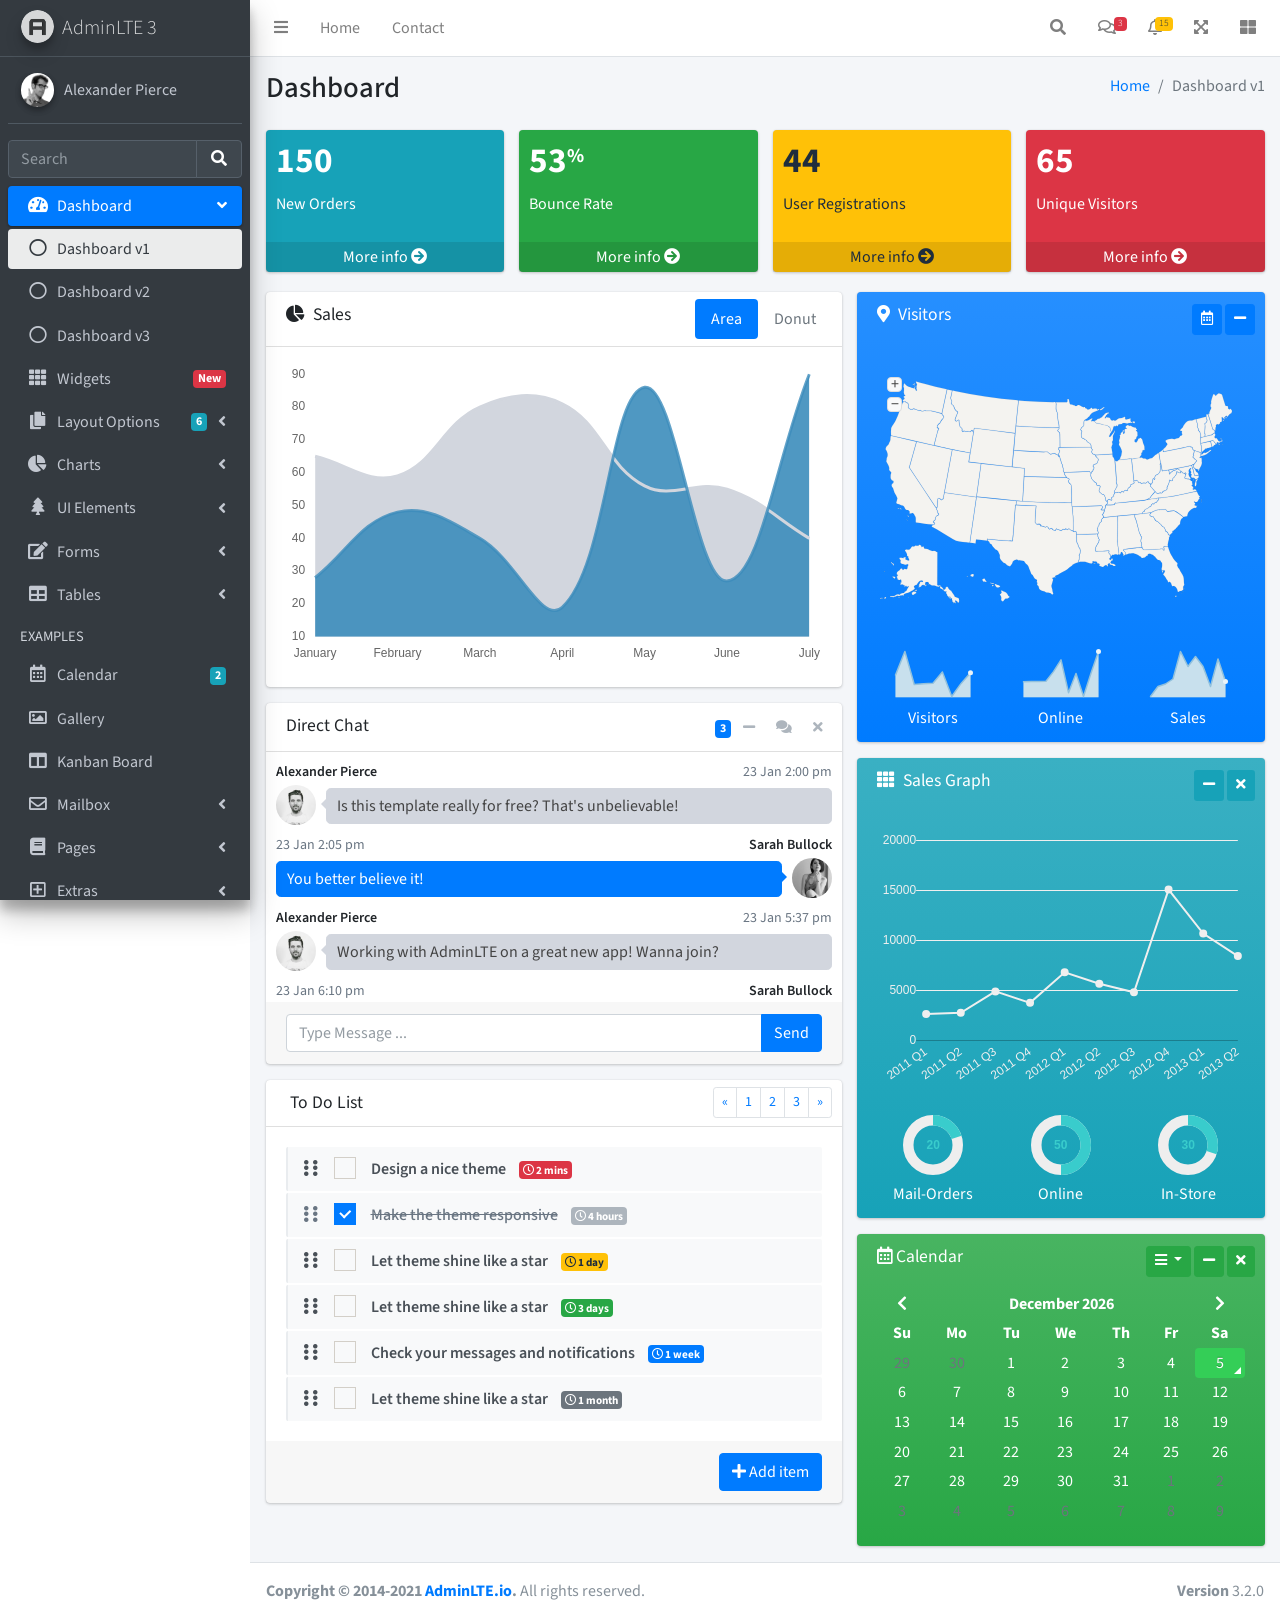
<file: public/admin/index.html>
<!DOCTYPE html>
<html lang="en">
<head>
  <meta charset="utf-8">
  <meta name="viewport" content="width=device-width, initial-scale=1">
  <title>AdminLTE 3 | Dashboard</title>

  <!-- Google Font: Source Sans Pro -->
  <link rel="stylesheet" href="https://fonts.googleapis.com/css?family=Source+Sans+Pro:300,400,400i,700&display=fallback">
  <!-- Font Awesome -->
  <link rel="stylesheet" href="plugins/fontawesome-free/css/all.min.css">
  <!-- Ionicons -->
  <link rel="stylesheet" href="https://code.ionicframework.com/ionicons/2.0.1/css/ionicons.min.css">
  <!-- Tempusdominus Bootstrap 4 -->
  <link rel="stylesheet" href="plugins/tempusdominus-bootstrap-4/css/tempusdominus-bootstrap-4.min.css">
  <!-- iCheck -->
  <link rel="stylesheet" href="plugins/icheck-bootstrap/icheck-bootstrap.min.css">
  <!-- JQVMap -->
  <link rel="stylesheet" href="plugins/jqvmap/jqvmap.min.css">
  <!-- Theme style -->
  <link rel="stylesheet" href="dist/css/adminlte.min.css">
  <!-- overlayScrollbars -->
  <link rel="stylesheet" href="plugins/overlayScrollbars/css/OverlayScrollbars.min.css">
  <!-- Daterange picker -->
  <link rel="stylesheet" href="plugins/daterangepicker/daterangepicker.css">
  <!-- summernote -->
  <link rel="stylesheet" href="plugins/summernote/summernote-bs4.min.css">
</head>
<body class="hold-transition sidebar-mini layout-fixed">
<div class="wrapper">

  <!-- Preloader -->
  <div class="preloader flex-column justify-content-center align-items-center">
    <img class="animation__shake" src="dist/img/AdminLTELogo.png" alt="AdminLTELogo" height="60" width="60">
  </div>

  <!-- Navbar -->
  <nav class="main-header navbar navbar-expand navbar-white navbar-light">
    <!-- Left navbar links -->
    <ul class="navbar-nav">
      <li class="nav-item">
        <a class="nav-link" data-widget="pushmenu" href="#" role="button"><i class="fas fa-bars"></i></a>
      </li>
      <li class="nav-item d-none d-sm-inline-block">
        <a href="index3.html" class="nav-link">Home</a>
      </li>
      <li class="nav-item d-none d-sm-inline-block">
        <a href="#" class="nav-link">Contact</a>
      </li>
    </ul>

    <!-- Right navbar links -->
    <ul class="navbar-nav ml-auto">
      <!-- Navbar Search -->
      <li class="nav-item">
        <a class="nav-link" data-widget="navbar-search" href="#" role="button">
          <i class="fas fa-search"></i>
        </a>
        <div class="navbar-search-block">
          <form class="form-inline">
            <div class="input-group input-group-sm">
              <input class="form-control form-control-navbar" type="search" placeholder="Search" aria-label="Search">
              <div class="input-group-append">
                <button class="btn btn-navbar" type="submit">
                  <i class="fas fa-search"></i>
                </button>
                <button class="btn btn-navbar" type="button" data-widget="navbar-search">
                  <i class="fas fa-times"></i>
                </button>
              </div>
            </div>
          </form>
        </div>
      </li>

      <!-- Messages Dropdown Menu -->
      <li class="nav-item dropdown">
        <a class="nav-link" data-toggle="dropdown" href="#">
          <i class="far fa-comments"></i>
          <span class="badge badge-danger navbar-badge">3</span>
        </a>
        <div class="dropdown-menu dropdown-menu-lg dropdown-menu-right">
          <a href="#" class="dropdown-item">
            <!-- Message Start -->
            <div class="media">
              <img src="dist/img/user1-128x128.jpg" alt="User Avatar" class="img-size-50 mr-3 img-circle">
              <div class="media-body">
                <h3 class="dropdown-item-title">
                  Brad Diesel
                  <span class="float-right text-sm text-danger"><i class="fas fa-star"></i></span>
                </h3>
                <p class="text-sm">Call me whenever you can...</p>
                <p class="text-sm text-muted"><i class="far fa-clock mr-1"></i> 4 Hours Ago</p>
              </div>
            </div>
            <!-- Message End -->
          </a>
          <div class="dropdown-divider"></div>
          <a href="#" class="dropdown-item">
            <!-- Message Start -->
            <div class="media">
              <img src="dist/img/user8-128x128.jpg" alt="User Avatar" class="img-size-50 img-circle mr-3">
              <div class="media-body">
                <h3 class="dropdown-item-title">
                  John Pierce
                  <span class="float-right text-sm text-muted"><i class="fas fa-star"></i></span>
                </h3>
                <p class="text-sm">I got your message bro</p>
                <p class="text-sm text-muted"><i class="far fa-clock mr-1"></i> 4 Hours Ago</p>
              </div>
            </div>
            <!-- Message End -->
          </a>
          <div class="dropdown-divider"></div>
          <a href="#" class="dropdown-item">
            <!-- Message Start -->
            <div class="media">
              <img src="dist/img/user3-128x128.jpg" alt="User Avatar" class="img-size-50 img-circle mr-3">
              <div class="media-body">
                <h3 class="dropdown-item-title">
                  Nora Silvester
                  <span class="float-right text-sm text-warning"><i class="fas fa-star"></i></span>
                </h3>
                <p class="text-sm">The subject goes here</p>
                <p class="text-sm text-muted"><i class="far fa-clock mr-1"></i> 4 Hours Ago</p>
              </div>
            </div>
            <!-- Message End -->
          </a>
          <div class="dropdown-divider"></div>
          <a href="#" class="dropdown-item dropdown-footer">See All Messages</a>
        </div>
      </li>
      <!-- Notifications Dropdown Menu -->
      <li class="nav-item dropdown">
        <a class="nav-link" data-toggle="dropdown" href="#">
          <i class="far fa-bell"></i>
          <span class="badge badge-warning navbar-badge">15</span>
        </a>
        <div class="dropdown-menu dropdown-menu-lg dropdown-menu-right">
          <span class="dropdown-item dropdown-header">15 Notifications</span>
          <div class="dropdown-divider"></div>
          <a href="#" class="dropdown-item">
            <i class="fas fa-envelope mr-2"></i> 4 new messages
            <span class="float-right text-muted text-sm">3 mins</span>
          </a>
          <div class="dropdown-divider"></div>
          <a href="#" class="dropdown-item">
            <i class="fas fa-users mr-2"></i> 8 friend requests
            <span class="float-right text-muted text-sm">12 hours</span>
          </a>
          <div class="dropdown-divider"></div>
          <a href="#" class="dropdown-item">
            <i class="fas fa-file mr-2"></i> 3 new reports
            <span class="float-right text-muted text-sm">2 days</span>
          </a>
          <div class="dropdown-divider"></div>
          <a href="#" class="dropdown-item dropdown-footer">See All Notifications</a>
        </div>
      </li>
      <li class="nav-item">
        <a class="nav-link" data-widget="fullscreen" href="#" role="button">
          <i class="fas fa-expand-arrows-alt"></i>
        </a>
      </li>
      <li class="nav-item">
        <a class="nav-link" data-widget="control-sidebar" data-controlsidebar-slide="true" href="#" role="button">
          <i class="fas fa-th-large"></i>
        </a>
      </li>
    </ul>
  </nav>
  <!-- /.navbar -->

  <!-- Main Sidebar Container -->
  <aside class="main-sidebar sidebar-dark-primary elevation-4">
    <!-- Brand Logo -->
    <a href="index3.html" class="brand-link">
      <img src="dist/img/AdminLTELogo.png" alt="AdminLTE Logo" class="brand-image img-circle elevation-3" style="opacity: .8">
      <span class="brand-text font-weight-light">AdminLTE 3</span>
    </a>

    <!-- Sidebar -->
    <div class="sidebar">
      <!-- Sidebar user panel (optional) -->
      <div class="user-panel mt-3 pb-3 mb-3 d-flex">
        <div class="image">
          <img src="dist/img/user2-160x160.jpg" class="img-circle elevation-2" alt="User Image">
        </div>
        <div class="info">
          <a href="#" class="d-block">Alexander Pierce</a>
        </div>
      </div>

      <!-- SidebarSearch Form -->
      <div class="form-inline">
        <div class="input-group" data-widget="sidebar-search">
          <input class="form-control form-control-sidebar" type="search" placeholder="Search" aria-label="Search">
          <div class="input-group-append">
            <button class="btn btn-sidebar">
              <i class="fas fa-search fa-fw"></i>
            </button>
          </div>
        </div>
      </div>

      <!-- Sidebar Menu -->
      <nav class="mt-2">
        <ul class="nav nav-pills nav-sidebar flex-column" data-widget="treeview" role="menu" data-accordion="false">
          <!-- Add icons to the links using the .nav-icon class
               with font-awesome or any other icon font library -->
          <li class="nav-item menu-open">
            <a href="#" class="nav-link active">
              <i class="nav-icon fas fa-tachometer-alt"></i>
              <p>
                Dashboard
                <i class="right fas fa-angle-left"></i>
              </p>
            </a>
            <ul class="nav nav-treeview">
              <li class="nav-item">
                <a href="./index.html" class="nav-link active">
                  <i class="far fa-circle nav-icon"></i>
                  <p>Dashboard v1</p>
                </a>
              </li>
              <li class="nav-item">
                <a href="./index2.html" class="nav-link">
                  <i class="far fa-circle nav-icon"></i>
                  <p>Dashboard v2</p>
                </a>
              </li>
              <li class="nav-item">
                <a href="./index3.html" class="nav-link">
                  <i class="far fa-circle nav-icon"></i>
                  <p>Dashboard v3</p>
                </a>
              </li>
            </ul>
          </li>
          <li class="nav-item">
            <a href="pages/widgets.html" class="nav-link">
              <i class="nav-icon fas fa-th"></i>
              <p>
                Widgets
                <span class="right badge badge-danger">New</span>
              </p>
            </a>
          </li>
          <li class="nav-item">
            <a href="#" class="nav-link">
              <i class="nav-icon fas fa-copy"></i>
              <p>
                Layout Options
                <i class="fas fa-angle-left right"></i>
                <span class="badge badge-info right">6</span>
              </p>
            </a>
            <ul class="nav nav-treeview">
              <li class="nav-item">
                <a href="pages/layout/top-nav.html" class="nav-link">
                  <i class="far fa-circle nav-icon"></i>
                  <p>Top Navigation</p>
                </a>
              </li>
              <li class="nav-item">
                <a href="pages/layout/top-nav-sidebar.html" class="nav-link">
                  <i class="far fa-circle nav-icon"></i>
                  <p>Top Navigation + Sidebar</p>
                </a>
              </li>
              <li class="nav-item">
                <a href="pages/layout/boxed.html" class="nav-link">
                  <i class="far fa-circle nav-icon"></i>
                  <p>Boxed</p>
                </a>
              </li>
              <li class="nav-item">
                <a href="pages/layout/fixed-sidebar.html" class="nav-link">
                  <i class="far fa-circle nav-icon"></i>
                  <p>Fixed Sidebar</p>
                </a>
              </li>
              <li class="nav-item">
                <a href="pages/layout/fixed-sidebar-custom.html" class="nav-link">
                  <i class="far fa-circle nav-icon"></i>
                  <p>Fixed Sidebar <small>+ Custom Area</small></p>
                </a>
              </li>
              <li class="nav-item">
                <a href="pages/layout/fixed-topnav.html" class="nav-link">
                  <i class="far fa-circle nav-icon"></i>
                  <p>Fixed Navbar</p>
                </a>
              </li>
              <li class="nav-item">
                <a href="pages/layout/fixed-footer.html" class="nav-link">
                  <i class="far fa-circle nav-icon"></i>
                  <p>Fixed Footer</p>
                </a>
              </li>
              <li class="nav-item">
                <a href="pages/layout/collapsed-sidebar.html" class="nav-link">
                  <i class="far fa-circle nav-icon"></i>
                  <p>Collapsed Sidebar</p>
                </a>
              </li>
            </ul>
          </li>
          <li class="nav-item">
            <a href="#" class="nav-link">
              <i class="nav-icon fas fa-chart-pie"></i>
              <p>
                Charts
                <i class="right fas fa-angle-left"></i>
              </p>
            </a>
            <ul class="nav nav-treeview">
              <li class="nav-item">
                <a href="pages/charts/chartjs.html" class="nav-link">
                  <i class="far fa-circle nav-icon"></i>
                  <p>ChartJS</p>
                </a>
              </li>
              <li class="nav-item">
                <a href="pages/charts/flot.html" class="nav-link">
                  <i class="far fa-circle nav-icon"></i>
                  <p>Flot</p>
                </a>
              </li>
              <li class="nav-item">
                <a href="pages/charts/inline.html" class="nav-link">
                  <i class="far fa-circle nav-icon"></i>
                  <p>Inline</p>
                </a>
              </li>
              <li class="nav-item">
                <a href="pages/charts/uplot.html" class="nav-link">
                  <i class="far fa-circle nav-icon"></i>
                  <p>uPlot</p>
                </a>
              </li>
            </ul>
          </li>
          <li class="nav-item">
            <a href="#" class="nav-link">
              <i class="nav-icon fas fa-tree"></i>
              <p>
                UI Elements
                <i class="fas fa-angle-left right"></i>
              </p>
            </a>
            <ul class="nav nav-treeview">
              <li class="nav-item">
                <a href="pages/UI/general.html" class="nav-link">
                  <i class="far fa-circle nav-icon"></i>
                  <p>General</p>
                </a>
              </li>
              <li class="nav-item">
                <a href="pages/UI/icons.html" class="nav-link">
                  <i class="far fa-circle nav-icon"></i>
                  <p>Icons</p>
                </a>
              </li>
              <li class="nav-item">
                <a href="pages/UI/buttons.html" class="nav-link">
                  <i class="far fa-circle nav-icon"></i>
                  <p>Buttons</p>
                </a>
              </li>
              <li class="nav-item">
                <a href="pages/UI/sliders.html" class="nav-link">
                  <i class="far fa-circle nav-icon"></i>
                  <p>Sliders</p>
                </a>
              </li>
              <li class="nav-item">
                <a href="pages/UI/modals.html" class="nav-link">
                  <i class="far fa-circle nav-icon"></i>
                  <p>Modals & Alerts</p>
                </a>
              </li>
              <li class="nav-item">
                <a href="pages/UI/navbar.html" class="nav-link">
                  <i class="far fa-circle nav-icon"></i>
                  <p>Navbar & Tabs</p>
                </a>
              </li>
              <li class="nav-item">
                <a href="pages/UI/timeline.html" class="nav-link">
                  <i class="far fa-circle nav-icon"></i>
                  <p>Timeline</p>
                </a>
              </li>
              <li class="nav-item">
                <a href="pages/UI/ribbons.html" class="nav-link">
                  <i class="far fa-circle nav-icon"></i>
                  <p>Ribbons</p>
                </a>
              </li>
            </ul>
          </li>
          <li class="nav-item">
            <a href="#" class="nav-link">
              <i class="nav-icon fas fa-edit"></i>
              <p>
                Forms
                <i class="fas fa-angle-left right"></i>
              </p>
            </a>
            <ul class="nav nav-treeview">
              <li class="nav-item">
                <a href="pages/forms/general.html" class="nav-link">
                  <i class="far fa-circle nav-icon"></i>
                  <p>General Elements</p>
                </a>
              </li>
              <li class="nav-item">
                <a href="pages/forms/advanced.html" class="nav-link">
                  <i class="far fa-circle nav-icon"></i>
                  <p>Advanced Elements</p>
                </a>
              </li>
              <li class="nav-item">
                <a href="pages/forms/editors.html" class="nav-link">
                  <i class="far fa-circle nav-icon"></i>
                  <p>Editors</p>
                </a>
              </li>
              <li class="nav-item">
                <a href="pages/forms/validation.html" class="nav-link">
                  <i class="far fa-circle nav-icon"></i>
                  <p>Validation</p>
                </a>
              </li>
            </ul>
          </li>
          <li class="nav-item">
            <a href="#" class="nav-link">
              <i class="nav-icon fas fa-table"></i>
              <p>
                Tables
                <i class="fas fa-angle-left right"></i>
              </p>
            </a>
            <ul class="nav nav-treeview">
              <li class="nav-item">
                <a href="pages/tables/simple.html" class="nav-link">
                  <i class="far fa-circle nav-icon"></i>
                  <p>Simple Tables</p>
                </a>
              </li>
              <li class="nav-item">
                <a href="pages/tables/data.html" class="nav-link">
                  <i class="far fa-circle nav-icon"></i>
                  <p>DataTables</p>
                </a>
              </li>
              <li class="nav-item">
                <a href="pages/tables/jsgrid.html" class="nav-link">
                  <i class="far fa-circle nav-icon"></i>
                  <p>jsGrid</p>
                </a>
              </li>
            </ul>
          </li>
          <li class="nav-header">EXAMPLES</li>
          <li class="nav-item">
            <a href="pages/calendar.html" class="nav-link">
              <i class="nav-icon far fa-calendar-alt"></i>
              <p>
                Calendar
                <span class="badge badge-info right">2</span>
              </p>
            </a>
          </li>
          <li class="nav-item">
            <a href="pages/gallery.html" class="nav-link">
              <i class="nav-icon far fa-image"></i>
              <p>
                Gallery
              </p>
            </a>
          </li>
          <li class="nav-item">
            <a href="pages/kanban.html" class="nav-link">
              <i class="nav-icon fas fa-columns"></i>
              <p>
                Kanban Board
              </p>
            </a>
          </li>
          <li class="nav-item">
            <a href="#" class="nav-link">
              <i class="nav-icon far fa-envelope"></i>
              <p>
                Mailbox
                <i class="fas fa-angle-left right"></i>
              </p>
            </a>
            <ul class="nav nav-treeview">
              <li class="nav-item">
                <a href="pages/mailbox/mailbox.html" class="nav-link">
                  <i class="far fa-circle nav-icon"></i>
                  <p>Inbox</p>
                </a>
              </li>
              <li class="nav-item">
                <a href="pages/mailbox/compose.html" class="nav-link">
                  <i class="far fa-circle nav-icon"></i>
                  <p>Compose</p>
                </a>
              </li>
              <li class="nav-item">
                <a href="pages/mailbox/read-mail.html" class="nav-link">
                  <i class="far fa-circle nav-icon"></i>
                  <p>Read</p>
                </a>
              </li>
            </ul>
          </li>
          <li class="nav-item">
            <a href="#" class="nav-link">
              <i class="nav-icon fas fa-book"></i>
              <p>
                Pages
                <i class="fas fa-angle-left right"></i>
              </p>
            </a>
            <ul class="nav nav-treeview">
              <li class="nav-item">
                <a href="pages/examples/invoice.html" class="nav-link">
                  <i class="far fa-circle nav-icon"></i>
                  <p>Invoice</p>
                </a>
              </li>
              <li class="nav-item">
                <a href="pages/examples/profile.html" class="nav-link">
                  <i class="far fa-circle nav-icon"></i>
                  <p>Profile</p>
                </a>
              </li>
              <li class="nav-item">
                <a href="pages/examples/e-commerce.html" class="nav-link">
                  <i class="far fa-circle nav-icon"></i>
                  <p>E-commerce</p>
                </a>
              </li>
              <li class="nav-item">
                <a href="pages/examples/projects.html" class="nav-link">
                  <i class="far fa-circle nav-icon"></i>
                  <p>Projects</p>
                </a>
              </li>
              <li class="nav-item">
                <a href="pages/examples/project-add.html" class="nav-link">
                  <i class="far fa-circle nav-icon"></i>
                  <p>Project Add</p>
                </a>
              </li>
              <li class="nav-item">
                <a href="pages/examples/project-edit.html" class="nav-link">
                  <i class="far fa-circle nav-icon"></i>
                  <p>Project Edit</p>
                </a>
              </li>
              <li class="nav-item">
                <a href="pages/examples/project-detail.html" class="nav-link">
                  <i class="far fa-circle nav-icon"></i>
                  <p>Project Detail</p>
                </a>
              </li>
              <li class="nav-item">
                <a href="pages/examples/contacts.html" class="nav-link">
                  <i class="far fa-circle nav-icon"></i>
                  <p>Contacts</p>
                </a>
              </li>
              <li class="nav-item">
                <a href="pages/examples/faq.html" class="nav-link">
                  <i class="far fa-circle nav-icon"></i>
                  <p>FAQ</p>
                </a>
              </li>
              <li class="nav-item">
                <a href="pages/examples/contact-us.html" class="nav-link">
                  <i class="far fa-circle nav-icon"></i>
                  <p>Contact us</p>
                </a>
              </li>
            </ul>
          </li>
          <li class="nav-item">
            <a href="#" class="nav-link">
              <i class="nav-icon far fa-plus-square"></i>
              <p>
                Extras
                <i class="fas fa-angle-left right"></i>
              </p>
            </a>
            <ul class="nav nav-treeview">
              <li class="nav-item">
                <a href="#" class="nav-link">
                  <i class="far fa-circle nav-icon"></i>
                  <p>
                    Login & Register v1
                    <i class="fas fa-angle-left right"></i>
                  </p>
                </a>
                <ul class="nav nav-treeview">
                  <li class="nav-item">
                    <a href="pages/examples/login.html" class="nav-link">
                      <i class="far fa-circle nav-icon"></i>
                      <p>Login v1</p>
                    </a>
                  </li>
                  <li class="nav-item">
                    <a href="pages/examples/register.html" class="nav-link">
                      <i class="far fa-circle nav-icon"></i>
                      <p>Register v1</p>
                    </a>
                  </li>
                  <li class="nav-item">
                    <a href="pages/examples/forgot-password.html" class="nav-link">
                      <i class="far fa-circle nav-icon"></i>
                      <p>Forgot Password v1</p>
                    </a>
                  </li>
                  <li class="nav-item">
                    <a href="pages/examples/recover-password.html" class="nav-link">
                      <i class="far fa-circle nav-icon"></i>
                      <p>Recover Password v1</p>
                    </a>
                  </li>
                </ul>
              </li>
              <li class="nav-item">
                <a href="#" class="nav-link">
                  <i class="far fa-circle nav-icon"></i>
                  <p>
                    Login & Register v2
                    <i class="fas fa-angle-left right"></i>
                  </p>
                </a>
                <ul class="nav nav-treeview">
                  <li class="nav-item">
                    <a href="pages/examples/login-v2.html" class="nav-link">
                      <i class="far fa-circle nav-icon"></i>
                      <p>Login v2</p>
                    </a>
                  </li>
                  <li class="nav-item">
                    <a href="pages/examples/register-v2.html" class="nav-link">
                      <i class="far fa-circle nav-icon"></i>
                      <p>Register v2</p>
                    </a>
                  </li>
                  <li class="nav-item">
                    <a href="pages/examples/forgot-password-v2.html" class="nav-link">
                      <i class="far fa-circle nav-icon"></i>
                      <p>Forgot Password v2</p>
                    </a>
                  </li>
                  <li class="nav-item">
                    <a href="pages/examples/recover-password-v2.html" class="nav-link">
                      <i class="far fa-circle nav-icon"></i>
                      <p>Recover Password v2</p>
                    </a>
                  </li>
                </ul>
              </li>
              <li class="nav-item">
                <a href="pages/examples/lockscreen.html" class="nav-link">
                  <i class="far fa-circle nav-icon"></i>
                  <p>Lockscreen</p>
                </a>
              </li>
              <li class="nav-item">
                <a href="pages/examples/legacy-user-menu.html" class="nav-link">
                  <i class="far fa-circle nav-icon"></i>
                  <p>Legacy User Menu</p>
                </a>
              </li>
              <li class="nav-item">
                <a href="pages/examples/language-menu.html" class="nav-link">
                  <i class="far fa-circle nav-icon"></i>
                  <p>Language Menu</p>
                </a>
              </li>
              <li class="nav-item">
                <a href="pages/examples/404.html" class="nav-link">
                  <i class="far fa-circle nav-icon"></i>
                  <p>Error 404</p>
                </a>
              </li>
              <li class="nav-item">
                <a href="pages/examples/500.html" class="nav-link">
                  <i class="far fa-circle nav-icon"></i>
                  <p>Error 500</p>
                </a>
              </li>
              <li class="nav-item">
                <a href="pages/examples/pace.html" class="nav-link">
                  <i class="far fa-circle nav-icon"></i>
                  <p>Pace</p>
                </a>
              </li>
              <li class="nav-item">
                <a href="pages/examples/blank.html" class="nav-link">
                  <i class="far fa-circle nav-icon"></i>
                  <p>Blank Page</p>
                </a>
              </li>
              <li class="nav-item">
                <a href="starter.html" class="nav-link">
                  <i class="far fa-circle nav-icon"></i>
                  <p>Starter Page</p>
                </a>
              </li>
            </ul>
          </li>
          <li class="nav-item">
            <a href="#" class="nav-link">
              <i class="nav-icon fas fa-search"></i>
              <p>
                Search
                <i class="fas fa-angle-left right"></i>
              </p>
            </a>
            <ul class="nav nav-treeview">
              <li class="nav-item">
                <a href="pages/search/simple.html" class="nav-link">
                  <i class="far fa-circle nav-icon"></i>
                  <p>Simple Search</p>
                </a>
              </li>
              <li class="nav-item">
                <a href="pages/search/enhanced.html" class="nav-link">
                  <i class="far fa-circle nav-icon"></i>
                  <p>Enhanced</p>
                </a>
              </li>
            </ul>
          </li>
          <li class="nav-header">MISCELLANEOUS</li>
          <li class="nav-item">
            <a href="iframe.html" class="nav-link">
              <i class="nav-icon fas fa-ellipsis-h"></i>
              <p>Tabbed IFrame Plugin</p>
            </a>
          </li>
          <li class="nav-item">
            <a href="https://adminlte.io/docs/3.1/" class="nav-link">
              <i class="nav-icon fas fa-file"></i>
              <p>Documentation</p>
            </a>
          </li>
          <li class="nav-header">MULTI LEVEL EXAMPLE</li>
          <li class="nav-item">
            <a href="#" class="nav-link">
              <i class="fas fa-circle nav-icon"></i>
              <p>Level 1</p>
            </a>
          </li>
          <li class="nav-item">
            <a href="#" class="nav-link">
              <i class="nav-icon fas fa-circle"></i>
              <p>
                Level 1
                <i class="right fas fa-angle-left"></i>
              </p>
            </a>
            <ul class="nav nav-treeview">
              <li class="nav-item">
                <a href="#" class="nav-link">
                  <i class="far fa-circle nav-icon"></i>
                  <p>Level 2</p>
                </a>
              </li>
              <li class="nav-item">
                <a href="#" class="nav-link">
                  <i class="far fa-circle nav-icon"></i>
                  <p>
                    Level 2
                    <i class="right fas fa-angle-left"></i>
                  </p>
                </a>
                <ul class="nav nav-treeview">
                  <li class="nav-item">
                    <a href="#" class="nav-link">
                      <i class="far fa-dot-circle nav-icon"></i>
                      <p>Level 3</p>
                    </a>
                  </li>
                  <li class="nav-item">
                    <a href="#" class="nav-link">
                      <i class="far fa-dot-circle nav-icon"></i>
                      <p>Level 3</p>
                    </a>
                  </li>
                  <li class="nav-item">
                    <a href="#" class="nav-link">
                      <i class="far fa-dot-circle nav-icon"></i>
                      <p>Level 3</p>
                    </a>
                  </li>
                </ul>
              </li>
              <li class="nav-item">
                <a href="#" class="nav-link">
                  <i class="far fa-circle nav-icon"></i>
                  <p>Level 2</p>
                </a>
              </li>
            </ul>
          </li>
          <li class="nav-item">
            <a href="#" class="nav-link">
              <i class="fas fa-circle nav-icon"></i>
              <p>Level 1</p>
            </a>
          </li>
          <li class="nav-header">LABELS</li>
          <li class="nav-item">
            <a href="#" class="nav-link">
              <i class="nav-icon far fa-circle text-danger"></i>
              <p class="text">Important</p>
            </a>
          </li>
          <li class="nav-item">
            <a href="#" class="nav-link">
              <i class="nav-icon far fa-circle text-warning"></i>
              <p>Warning</p>
            </a>
          </li>
          <li class="nav-item">
            <a href="#" class="nav-link">
              <i class="nav-icon far fa-circle text-info"></i>
              <p>Informational</p>
            </a>
          </li>
        </ul>
      </nav>
      <!-- /.sidebar-menu -->
    </div>
    <!-- /.sidebar -->
  </aside>

  <!-- Content Wrapper. Contains page content -->
  <div class="content-wrapper">
    <!-- Content Header (Page header) -->
    <div class="content-header">
      <div class="container-fluid">
        <div class="row mb-2">
          <div class="col-sm-6">
            <h1 class="m-0">Dashboard</h1>
          </div><!-- /.col -->
          <div class="col-sm-6">
            <ol class="breadcrumb float-sm-right">
              <li class="breadcrumb-item"><a href="#">Home</a></li>
              <li class="breadcrumb-item active">Dashboard v1</li>
            </ol>
          </div><!-- /.col -->
        </div><!-- /.row -->
      </div><!-- /.container-fluid -->
    </div>
    <!-- /.content-header -->

    <!-- Main content -->
    <section class="content">
      <div class="container-fluid">
        <!-- Small boxes (Stat box) -->
        <div class="row">
          <div class="col-lg-3 col-6">
            <!-- small box -->
            <div class="small-box bg-info">
              <div class="inner">
                <h3>150</h3>

                <p>New Orders</p>
              </div>
              <div class="icon">
                <i class="ion ion-bag"></i>
              </div>
              <a href="#" class="small-box-footer">More info <i class="fas fa-arrow-circle-right"></i></a>
            </div>
          </div>
          <!-- ./col -->
          <div class="col-lg-3 col-6">
            <!-- small box -->
            <div class="small-box bg-success">
              <div class="inner">
                <h3>53<sup style="font-size: 20px">%</sup></h3>

                <p>Bounce Rate</p>
              </div>
              <div class="icon">
                <i class="ion ion-stats-bars"></i>
              </div>
              <a href="#" class="small-box-footer">More info <i class="fas fa-arrow-circle-right"></i></a>
            </div>
          </div>
          <!-- ./col -->
          <div class="col-lg-3 col-6">
            <!-- small box -->
            <div class="small-box bg-warning">
              <div class="inner">
                <h3>44</h3>

                <p>User Registrations</p>
              </div>
              <div class="icon">
                <i class="ion ion-person-add"></i>
              </div>
              <a href="#" class="small-box-footer">More info <i class="fas fa-arrow-circle-right"></i></a>
            </div>
          </div>
          <!-- ./col -->
          <div class="col-lg-3 col-6">
            <!-- small box -->
            <div class="small-box bg-danger">
              <div class="inner">
                <h3>65</h3>

                <p>Unique Visitors</p>
              </div>
              <div class="icon">
                <i class="ion ion-pie-graph"></i>
              </div>
              <a href="#" class="small-box-footer">More info <i class="fas fa-arrow-circle-right"></i></a>
            </div>
          </div>
          <!-- ./col -->
        </div>
        <!-- /.row -->
        <!-- Main row -->
        <div class="row">
          <!-- Left col -->
          <section class="col-lg-7 connectedSortable">
            <!-- Custom tabs (Charts with tabs)-->
            <div class="card">
              <div class="card-header">
                <h3 class="card-title">
                  <i class="fas fa-chart-pie mr-1"></i>
                  Sales
                </h3>
                <div class="card-tools">
                  <ul class="nav nav-pills ml-auto">
                    <li class="nav-item">
                      <a class="nav-link active" href="#revenue-chart" data-toggle="tab">Area</a>
                    </li>
                    <li class="nav-item">
                      <a class="nav-link" href="#sales-chart" data-toggle="tab">Donut</a>
                    </li>
                  </ul>
                </div>
              </div><!-- /.card-header -->
              <div class="card-body">
                <div class="tab-content p-0">
                  <!-- Morris chart - Sales -->
                  <div class="chart tab-pane active" id="revenue-chart"
                       style="position: relative; height: 300px;">
                      <canvas id="revenue-chart-canvas" height="300" style="height: 300px;"></canvas>
                   </div>
                  <div class="chart tab-pane" id="sales-chart" style="position: relative; height: 300px;">
                    <canvas id="sales-chart-canvas" height="300" style="height: 300px;"></canvas>
                  </div>
                </div>
              </div><!-- /.card-body -->
            </div>
            <!-- /.card -->

            <!-- DIRECT CHAT -->
            <div class="card direct-chat direct-chat-primary">
              <div class="card-header">
                <h3 class="card-title">Direct Chat</h3>

                <div class="card-tools">
                  <span title="3 New Messages" class="badge badge-primary">3</span>
                  <button type="button" class="btn btn-tool" data-card-widget="collapse">
                    <i class="fas fa-minus"></i>
                  </button>
                  <button type="button" class="btn btn-tool" title="Contacts" data-widget="chat-pane-toggle">
                    <i class="fas fa-comments"></i>
                  </button>
                  <button type="button" class="btn btn-tool" data-card-widget="remove">
                    <i class="fas fa-times"></i>
                  </button>
                </div>
              </div>
              <!-- /.card-header -->
              <div class="card-body">
                <!-- Conversations are loaded here -->
                <div class="direct-chat-messages">
                  <!-- Message. Default to the left -->
                  <div class="direct-chat-msg">
                    <div class="direct-chat-infos clearfix">
                      <span class="direct-chat-name float-left">Alexander Pierce</span>
                      <span class="direct-chat-timestamp float-right">23 Jan 2:00 pm</span>
                    </div>
                    <!-- /.direct-chat-infos -->
                    <img class="direct-chat-img" src="dist/img/user1-128x128.jpg" alt="message user image">
                    <!-- /.direct-chat-img -->
                    <div class="direct-chat-text">
                      Is this template really for free? That's unbelievable!
                    </div>
                    <!-- /.direct-chat-text -->
                  </div>
                  <!-- /.direct-chat-msg -->

                  <!-- Message to the right -->
                  <div class="direct-chat-msg right">
                    <div class="direct-chat-infos clearfix">
                      <span class="direct-chat-name float-right">Sarah Bullock</span>
                      <span class="direct-chat-timestamp float-left">23 Jan 2:05 pm</span>
                    </div>
                    <!-- /.direct-chat-infos -->
                    <img class="direct-chat-img" src="dist/img/user3-128x128.jpg" alt="message user image">
                    <!-- /.direct-chat-img -->
                    <div class="direct-chat-text">
                      You better believe it!
                    </div>
                    <!-- /.direct-chat-text -->
                  </div>
                  <!-- /.direct-chat-msg -->

                  <!-- Message. Default to the left -->
                  <div class="direct-chat-msg">
                    <div class="direct-chat-infos clearfix">
                      <span class="direct-chat-name float-left">Alexander Pierce</span>
                      <span class="direct-chat-timestamp float-right">23 Jan 5:37 pm</span>
                    </div>
                    <!-- /.direct-chat-infos -->
                    <img class="direct-chat-img" src="dist/img/user1-128x128.jpg" alt="message user image">
                    <!-- /.direct-chat-img -->
                    <div class="direct-chat-text">
                      Working with AdminLTE on a great new app! Wanna join?
                    </div>
                    <!-- /.direct-chat-text -->
                  </div>
                  <!-- /.direct-chat-msg -->

                  <!-- Message to the right -->
                  <div class="direct-chat-msg right">
                    <div class="direct-chat-infos clearfix">
                      <span class="direct-chat-name float-right">Sarah Bullock</span>
                      <span class="direct-chat-timestamp float-left">23 Jan 6:10 pm</span>
                    </div>
                    <!-- /.direct-chat-infos -->
                    <img class="direct-chat-img" src="dist/img/user3-128x128.jpg" alt="message user image">
                    <!-- /.direct-chat-img -->
                    <div class="direct-chat-text">
                      I would love to.
                    </div>
                    <!-- /.direct-chat-text -->
                  </div>
                  <!-- /.direct-chat-msg -->

                </div>
                <!--/.direct-chat-messages-->

                <!-- Contacts are loaded here -->
                <div class="direct-chat-contacts">
                  <ul class="contacts-list">
                    <li>
                      <a href="#">
                        <img class="contacts-list-img" src="dist/img/user1-128x128.jpg" alt="User Avatar">

                        <div class="contacts-list-info">
                          <span class="contacts-list-name">
                            Count Dracula
                            <small class="contacts-list-date float-right">2/28/2015</small>
                          </span>
                          <span class="contacts-list-msg">How have you been? I was...</span>
                        </div>
                        <!-- /.contacts-list-info -->
                      </a>
                    </li>
                    <!-- End Contact Item -->
                    <li>
                      <a href="#">
                        <img class="contacts-list-img" src="dist/img/user7-128x128.jpg" alt="User Avatar">

                        <div class="contacts-list-info">
                          <span class="contacts-list-name">
                            Sarah Doe
                            <small class="contacts-list-date float-right">2/23/2015</small>
                          </span>
                          <span class="contacts-list-msg">I will be waiting for...</span>
                        </div>
                        <!-- /.contacts-list-info -->
                      </a>
                    </li>
                    <!-- End Contact Item -->
                    <li>
                      <a href="#">
                        <img class="contacts-list-img" src="dist/img/user3-128x128.jpg" alt="User Avatar">

                        <div class="contacts-list-info">
                          <span class="contacts-list-name">
                            Nadia Jolie
                            <small class="contacts-list-date float-right">2/20/2015</small>
                          </span>
                          <span class="contacts-list-msg">I'll call you back at...</span>
                        </div>
                        <!-- /.contacts-list-info -->
                      </a>
                    </li>
                    <!-- End Contact Item -->
                    <li>
                      <a href="#">
                        <img class="contacts-list-img" src="dist/img/user5-128x128.jpg" alt="User Avatar">

                        <div class="contacts-list-info">
                          <span class="contacts-list-name">
                            Nora S. Vans
                            <small class="contacts-list-date float-right">2/10/2015</small>
                          </span>
                          <span class="contacts-list-msg">Where is your new...</span>
                        </div>
                        <!-- /.contacts-list-info -->
                      </a>
                    </li>
                    <!-- End Contact Item -->
                    <li>
                      <a href="#">
                        <img class="contacts-list-img" src="dist/img/user6-128x128.jpg" alt="User Avatar">

                        <div class="contacts-list-info">
                          <span class="contacts-list-name">
                            John K.
                            <small class="contacts-list-date float-right">1/27/2015</small>
                          </span>
                          <span class="contacts-list-msg">Can I take a look at...</span>
                        </div>
                        <!-- /.contacts-list-info -->
                      </a>
                    </li>
                    <!-- End Contact Item -->
                    <li>
                      <a href="#">
                        <img class="contacts-list-img" src="dist/img/user8-128x128.jpg" alt="User Avatar">

                        <div class="contacts-list-info">
                          <span class="contacts-list-name">
                            Kenneth M.
                            <small class="contacts-list-date float-right">1/4/2015</small>
                          </span>
                          <span class="contacts-list-msg">Never mind I found...</span>
                        </div>
                        <!-- /.contacts-list-info -->
                      </a>
                    </li>
                    <!-- End Contact Item -->
                  </ul>
                  <!-- /.contacts-list -->
                </div>
                <!-- /.direct-chat-pane -->
              </div>
              <!-- /.card-body -->
              <div class="card-footer">
                <form action="#" method="post">
                  <div class="input-group">
                    <input type="text" name="message" placeholder="Type Message ..." class="form-control">
                    <span class="input-group-append">
                      <button type="button" class="btn btn-primary">Send</button>
                    </span>
                  </div>
                </form>
              </div>
              <!-- /.card-footer-->
            </div>
            <!--/.direct-chat -->

            <!-- TO DO List -->
            <div class="card">
              <div class="card-header">
                <h3 class="card-title">
                  <i class="ion ion-clipboard mr-1"></i>
                  To Do List
                </h3>

                <div class="card-tools">
                  <ul class="pagination pagination-sm">
                    <li class="page-item"><a href="#" class="page-link">&laquo;</a></li>
                    <li class="page-item"><a href="#" class="page-link">1</a></li>
                    <li class="page-item"><a href="#" class="page-link">2</a></li>
                    <li class="page-item"><a href="#" class="page-link">3</a></li>
                    <li class="page-item"><a href="#" class="page-link">&raquo;</a></li>
                  </ul>
                </div>
              </div>
              <!-- /.card-header -->
              <div class="card-body">
                <ul class="todo-list" data-widget="todo-list">
                  <li>
                    <!-- drag handle -->
                    <span class="handle">
                      <i class="fas fa-ellipsis-v"></i>
                      <i class="fas fa-ellipsis-v"></i>
                    </span>
                    <!-- checkbox -->
                    <div  class="icheck-primary d-inline ml-2">
                      <input type="checkbox" value="" name="todo1" id="todoCheck1">
                      <label for="todoCheck1"></label>
                    </div>
                    <!-- todo text -->
                    <span class="text">Design a nice theme</span>
                    <!-- Emphasis label -->
                    <small class="badge badge-danger"><i class="far fa-clock"></i> 2 mins</small>
                    <!-- General tools such as edit or delete-->
                    <div class="tools">
                      <i class="fas fa-edit"></i>
                      <i class="fas fa-trash-o"></i>
                    </div>
                  </li>
                  <li>
                    <span class="handle">
                      <i class="fas fa-ellipsis-v"></i>
                      <i class="fas fa-ellipsis-v"></i>
                    </span>
                    <div  class="icheck-primary d-inline ml-2">
                      <input type="checkbox" value="" name="todo2" id="todoCheck2" checked>
                      <label for="todoCheck2"></label>
                    </div>
                    <span class="text">Make the theme responsive</span>
                    <small class="badge badge-info"><i class="far fa-clock"></i> 4 hours</small>
                    <div class="tools">
                      <i class="fas fa-edit"></i>
                      <i class="fas fa-trash-o"></i>
                    </div>
                  </li>
                  <li>
                    <span class="handle">
                      <i class="fas fa-ellipsis-v"></i>
                      <i class="fas fa-ellipsis-v"></i>
                    </span>
                    <div  class="icheck-primary d-inline ml-2">
                      <input type="checkbox" value="" name="todo3" id="todoCheck3">
                      <label for="todoCheck3"></label>
                    </div>
                    <span class="text">Let theme shine like a star</span>
                    <small class="badge badge-warning"><i class="far fa-clock"></i> 1 day</small>
                    <div class="tools">
                      <i class="fas fa-edit"></i>
                      <i class="fas fa-trash-o"></i>
                    </div>
                  </li>
                  <li>
                    <span class="handle">
                      <i class="fas fa-ellipsis-v"></i>
                      <i class="fas fa-ellipsis-v"></i>
                    </span>
                    <div  class="icheck-primary d-inline ml-2">
                      <input type="checkbox" value="" name="todo4" id="todoCheck4">
                      <label for="todoCheck4"></label>
                    </div>
                    <span class="text">Let theme shine like a star</span>
                    <small class="badge badge-success"><i class="far fa-clock"></i> 3 days</small>
                    <div class="tools">
                      <i class="fas fa-edit"></i>
                      <i class="fas fa-trash-o"></i>
                    </div>
                  </li>
                  <li>
                    <span class="handle">
                      <i class="fas fa-ellipsis-v"></i>
                      <i class="fas fa-ellipsis-v"></i>
                    </span>
                    <div  class="icheck-primary d-inline ml-2">
                      <input type="checkbox" value="" name="todo5" id="todoCheck5">
                      <label for="todoCheck5"></label>
                    </div>
                    <span class="text">Check your messages and notifications</span>
                    <small class="badge badge-primary"><i class="far fa-clock"></i> 1 week</small>
                    <div class="tools">
                      <i class="fas fa-edit"></i>
                      <i class="fas fa-trash-o"></i>
                    </div>
                  </li>
                  <li>
                    <span class="handle">
                      <i class="fas fa-ellipsis-v"></i>
                      <i class="fas fa-ellipsis-v"></i>
                    </span>
                    <div  class="icheck-primary d-inline ml-2">
                      <input type="checkbox" value="" name="todo6" id="todoCheck6">
                      <label for="todoCheck6"></label>
                    </div>
                    <span class="text">Let theme shine like a star</span>
                    <small class="badge badge-secondary"><i class="far fa-clock"></i> 1 month</small>
                    <div class="tools">
                      <i class="fas fa-edit"></i>
                      <i class="fas fa-trash-o"></i>
                    </div>
                  </li>
                </ul>
              </div>
              <!-- /.card-body -->
              <div class="card-footer clearfix">
                <button type="button" class="btn btn-primary float-right"><i class="fas fa-plus"></i> Add item</button>
              </div>
            </div>
            <!-- /.card -->
          </section>
          <!-- /.Left col -->
          <!-- right col (We are only adding the ID to make the widgets sortable)-->
          <section class="col-lg-5 connectedSortable">

            <!-- Map card -->
            <div class="card bg-gradient-primary">
              <div class="card-header border-0">
                <h3 class="card-title">
                  <i class="fas fa-map-marker-alt mr-1"></i>
                  Visitors
                </h3>
                <!-- card tools -->
                <div class="card-tools">
                  <button type="button" class="btn btn-primary btn-sm daterange" title="Date range">
                    <i class="far fa-calendar-alt"></i>
                  </button>
                  <button type="button" class="btn btn-primary btn-sm" data-card-widget="collapse" title="Collapse">
                    <i class="fas fa-minus"></i>
                  </button>
                </div>
                <!-- /.card-tools -->
              </div>
              <div class="card-body">
                <div id="world-map" style="height: 250px; width: 100%;"></div>
              </div>
              <!-- /.card-body-->
              <div class="card-footer bg-transparent">
                <div class="row">
                  <div class="col-4 text-center">
                    <div id="sparkline-1"></div>
                    <div class="text-white">Visitors</div>
                  </div>
                  <!-- ./col -->
                  <div class="col-4 text-center">
                    <div id="sparkline-2"></div>
                    <div class="text-white">Online</div>
                  </div>
                  <!-- ./col -->
                  <div class="col-4 text-center">
                    <div id="sparkline-3"></div>
                    <div class="text-white">Sales</div>
                  </div>
                  <!-- ./col -->
                </div>
                <!-- /.row -->
              </div>
            </div>
            <!-- /.card -->

            <!-- solid sales graph -->
            <div class="card bg-gradient-info">
              <div class="card-header border-0">
                <h3 class="card-title">
                  <i class="fas fa-th mr-1"></i>
                  Sales Graph
                </h3>

                <div class="card-tools">
                  <button type="button" class="btn bg-info btn-sm" data-card-widget="collapse">
                    <i class="fas fa-minus"></i>
                  </button>
                  <button type="button" class="btn bg-info btn-sm" data-card-widget="remove">
                    <i class="fas fa-times"></i>
                  </button>
                </div>
              </div>
              <div class="card-body">
                <canvas class="chart" id="line-chart" style="min-height: 250px; height: 250px; max-height: 250px; max-width: 100%;"></canvas>
              </div>
              <!-- /.card-body -->
              <div class="card-footer bg-transparent">
                <div class="row">
                  <div class="col-4 text-center">
                    <input type="text" class="knob" data-readonly="true" value="20" data-width="60" data-height="60"
                           data-fgColor="#39CCCC">

                    <div class="text-white">Mail-Orders</div>
                  </div>
                  <!-- ./col -->
                  <div class="col-4 text-center">
                    <input type="text" class="knob" data-readonly="true" value="50" data-width="60" data-height="60"
                           data-fgColor="#39CCCC">

                    <div class="text-white">Online</div>
                  </div>
                  <!-- ./col -->
                  <div class="col-4 text-center">
                    <input type="text" class="knob" data-readonly="true" value="30" data-width="60" data-height="60"
                           data-fgColor="#39CCCC">

                    <div class="text-white">In-Store</div>
                  </div>
                  <!-- ./col -->
                </div>
                <!-- /.row -->
              </div>
              <!-- /.card-footer -->
            </div>
            <!-- /.card -->

            <!-- Calendar -->
            <div class="card bg-gradient-success">
              <div class="card-header border-0">

                <h3 class="card-title">
                  <i class="far fa-calendar-alt"></i>
                  Calendar
                </h3>
                <!-- tools card -->
                <div class="card-tools">
                  <!-- button with a dropdown -->
                  <div class="btn-group">
                    <button type="button" class="btn btn-success btn-sm dropdown-toggle" data-toggle="dropdown" data-offset="-52">
                      <i class="fas fa-bars"></i>
                    </button>
                    <div class="dropdown-menu" role="menu">
                      <a href="#" class="dropdown-item">Add new event</a>
                      <a href="#" class="dropdown-item">Clear events</a>
                      <div class="dropdown-divider"></div>
                      <a href="#" class="dropdown-item">View calendar</a>
                    </div>
                  </div>
                  <button type="button" class="btn btn-success btn-sm" data-card-widget="collapse">
                    <i class="fas fa-minus"></i>
                  </button>
                  <button type="button" class="btn btn-success btn-sm" data-card-widget="remove">
                    <i class="fas fa-times"></i>
                  </button>
                </div>
                <!-- /. tools -->
              </div>
              <!-- /.card-header -->
              <div class="card-body pt-0">
                <!--The calendar -->
                <div id="calendar" style="width: 100%"></div>
              </div>
              <!-- /.card-body -->
            </div>
            <!-- /.card -->
          </section>
          <!-- right col -->
        </div>
        <!-- /.row (main row) -->
      </div><!-- /.container-fluid -->
    </section>
    <!-- /.content -->
  </div>
  <!-- /.content-wrapper -->
  <footer class="main-footer">
    <strong>Copyright &copy; 2014-2021 <a href="https://adminlte.io">AdminLTE.io</a>.</strong>
    All rights reserved.
    <div class="float-right d-none d-sm-inline-block">
      <b>Version</b> 3.2.0
    </div>
  </footer>

  <!-- Control Sidebar -->
  <aside class="control-sidebar control-sidebar-dark">
    <!-- Control sidebar content goes here -->
  </aside>
  <!-- /.control-sidebar -->
</div>
<!-- ./wrapper -->

<!-- jQuery -->
<script src="plugins/jquery/jquery.min.js"></script>
<!-- jQuery UI 1.11.4 -->
<script src="plugins/jquery-ui/jquery-ui.min.js"></script>
<!-- Resolve conflict in jQuery UI tooltip with Bootstrap tooltip -->
<script>
  $.widget.bridge('uibutton', $.ui.button)
</script>
<!-- Bootstrap 4 -->
<script src="plugins/bootstrap/js/bootstrap.bundle.min.js"></script>
<!-- ChartJS -->
<script src="plugins/chart.js/Chart.min.js"></script>
<!-- Sparkline -->
<script src="plugins/sparklines/sparkline.js"></script>
<!-- JQVMap -->
<script src="plugins/jqvmap/jquery.vmap.min.js"></script>
<script src="plugins/jqvmap/maps/jquery.vmap.usa.js"></script>
<!-- jQuery Knob Chart -->
<script src="plugins/jquery-knob/jquery.knob.min.js"></script>
<!-- daterangepicker -->
<script src="plugins/moment/moment.min.js"></script>
<script src="plugins/daterangepicker/daterangepicker.js"></script>
<!-- Tempusdominus Bootstrap 4 -->
<script src="plugins/tempusdominus-bootstrap-4/js/tempusdominus-bootstrap-4.min.js"></script>
<!-- Summernote -->
<script src="plugins/summernote/summernote-bs4.min.js"></script>
<!-- overlayScrollbars -->
<script src="plugins/overlayScrollbars/js/jquery.overlayScrollbars.min.js"></script>
<!-- AdminLTE App -->
<script src="dist/js/adminlte.js"></script>
<!-- AdminLTE for demo purposes -->
<script src="dist/js/demo.js"></script>
<!-- AdminLTE dashboard demo (This is only for demo purposes) -->
<script src="dist/js/pages/dashboard.js"></script>
</body>
</html>
</file>
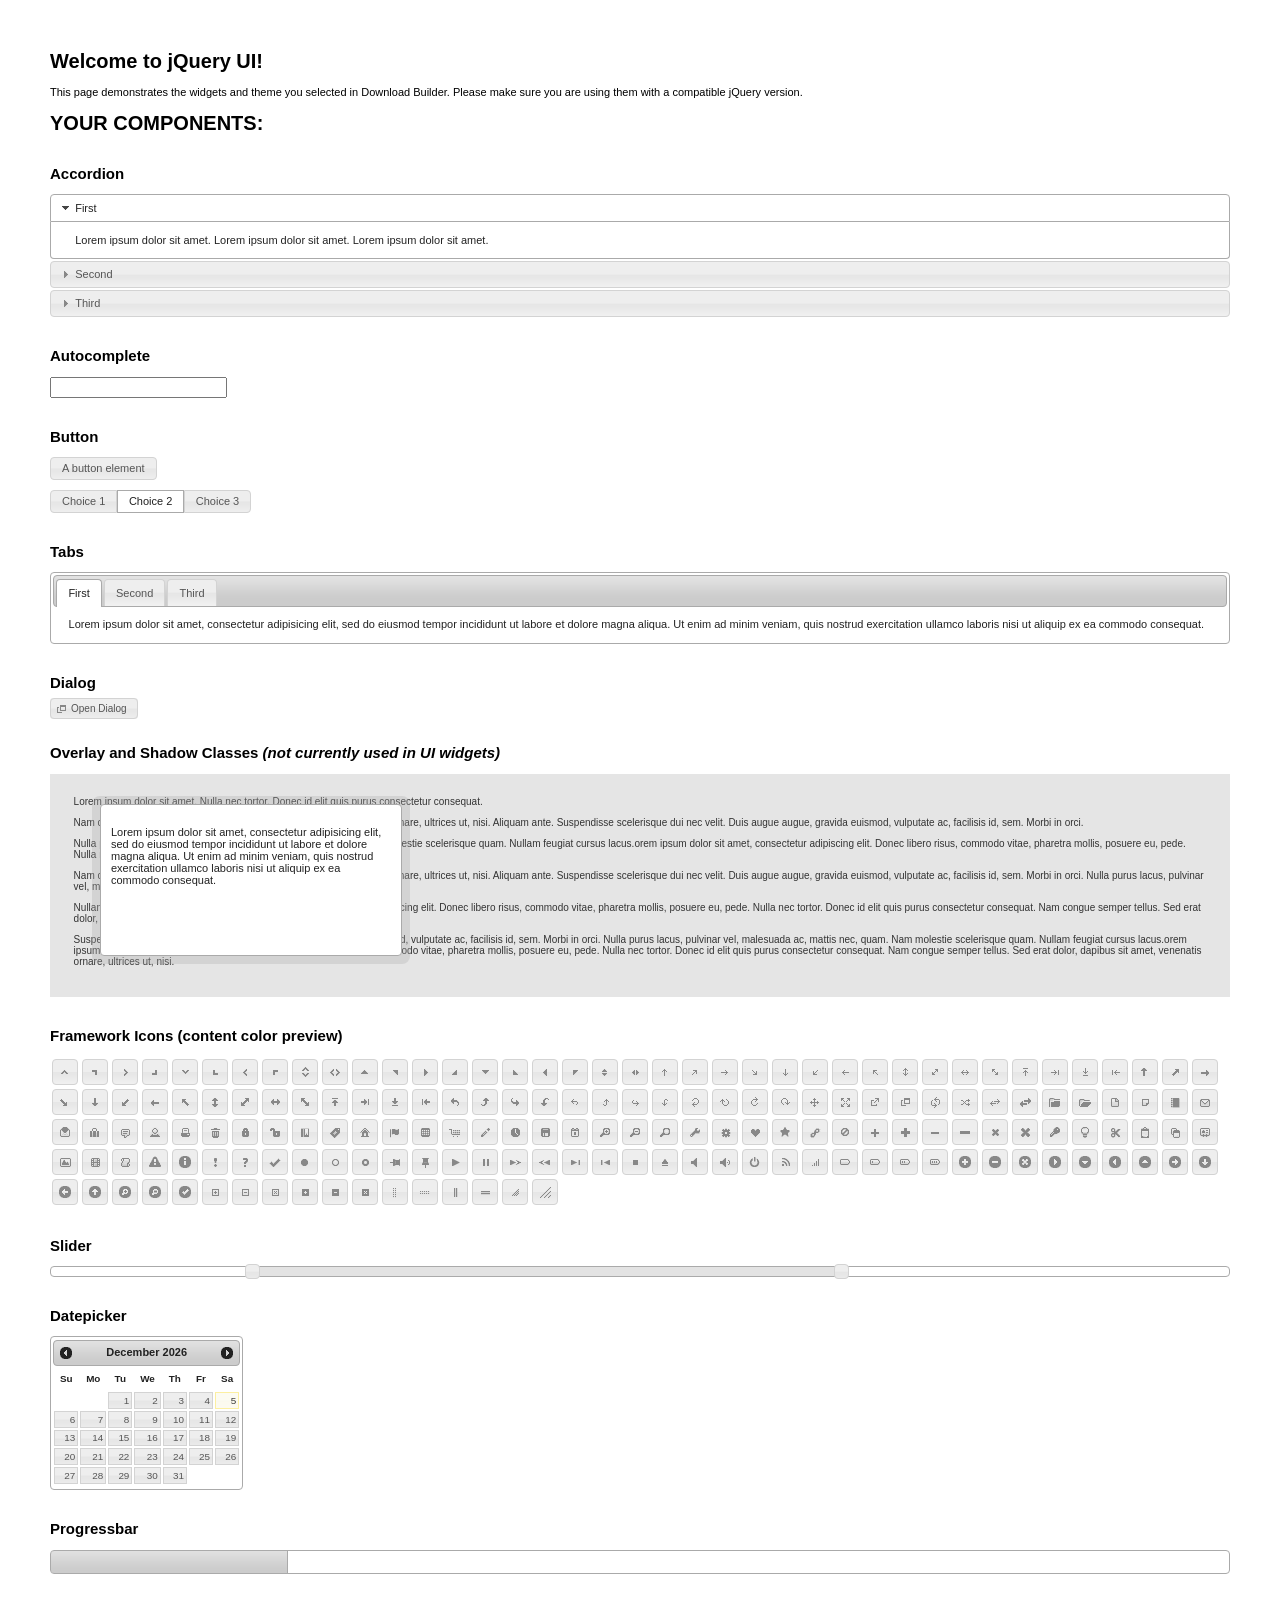
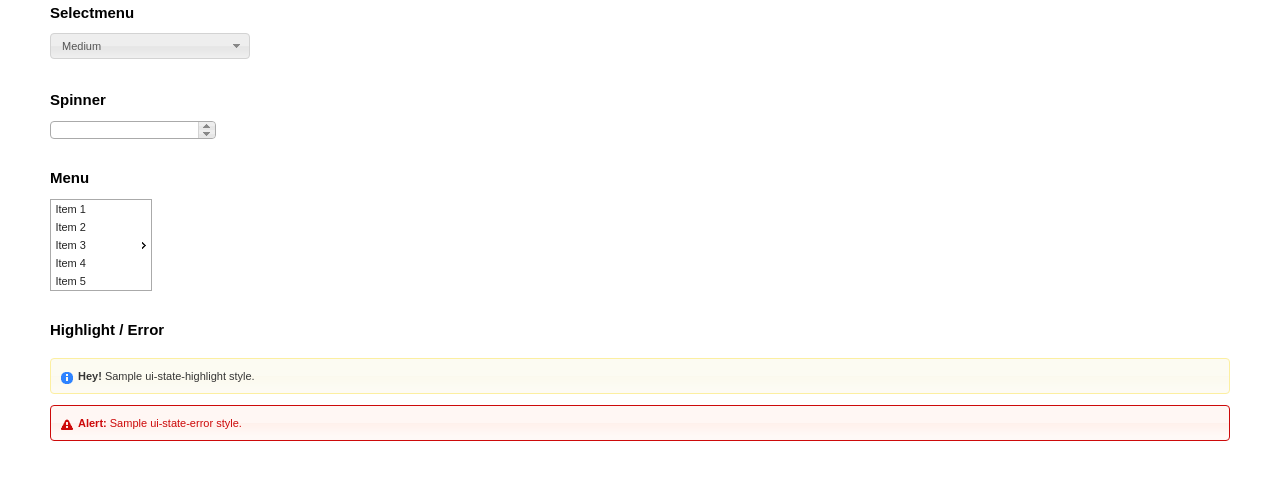
<file: public/web/assets/jquery-ui-1.11.4/index.html>
<!doctype html>
<html lang="us">
<head>
	<meta charset="utf-8">
	<title>jQuery UI Example Page</title>
	<link href="jquery-ui.css" rel="stylesheet">
	<style>
	body{
		font: 62.5% "Trebuchet MS", sans-serif;
		margin: 50px;
	}
	.demoHeaders {
		margin-top: 2em;
	}
	#dialog-link {
		padding: .4em 1em .4em 20px;
		text-decoration: none;
		position: relative;
	}
	#dialog-link span.ui-icon {
		margin: 0 5px 0 0;
		position: absolute;
		left: .2em;
		top: 50%;
		margin-top: -8px;
	}
	#icons {
		margin: 0;
		padding: 0;
	}
	#icons li {
		margin: 2px;
		position: relative;
		padding: 4px 0;
		cursor: pointer;
		float: left;
		list-style: none;
	}
	#icons span.ui-icon {
		float: left;
		margin: 0 4px;
	}
	.fakewindowcontain .ui-widget-overlay {
		position: absolute;
	}
	select {
		width: 200px;
	}
	</style>
</head>
<body>

<h1>Welcome to jQuery UI!</h1>

<div class="ui-widget">
	<p>This page demonstrates the widgets and theme you selected in Download Builder. Please make sure you are using them with a compatible jQuery version.</p>
</div>

<h1>YOUR COMPONENTS:</h1>


<!-- Accordion -->
<h2 class="demoHeaders">Accordion</h2>
<div id="accordion">
	<h3>First</h3>
	<div>Lorem ipsum dolor sit amet. Lorem ipsum dolor sit amet. Lorem ipsum dolor sit amet.</div>
	<h3>Second</h3>
	<div>Phasellus mattis tincidunt nibh.</div>
	<h3>Third</h3>
	<div>Nam dui erat, auctor a, dignissim quis.</div>
</div>



<!-- Autocomplete -->
<h2 class="demoHeaders">Autocomplete</h2>
<div>
	<input id="autocomplete" title="type &quot;a&quot;">
</div>



<!-- Button -->
<h2 class="demoHeaders">Button</h2>
<button id="button">A button element</button>
<form style="margin-top: 1em;">
	<div id="radioset">
		<input type="radio" id="radio1" name="radio"><label for="radio1">Choice 1</label>
		<input type="radio" id="radio2" name="radio" checked="checked"><label for="radio2">Choice 2</label>
		<input type="radio" id="radio3" name="radio"><label for="radio3">Choice 3</label>
	</div>
</form>



<!-- Tabs -->
<h2 class="demoHeaders">Tabs</h2>
<div id="tabs">
	<ul>
		<li><a href="#tabs-1">First</a></li>
		<li><a href="#tabs-2">Second</a></li>
		<li><a href="#tabs-3">Third</a></li>
	</ul>
	<div id="tabs-1">Lorem ipsum dolor sit amet, consectetur adipisicing elit, sed do eiusmod tempor incididunt ut labore et dolore magna aliqua. Ut enim ad minim veniam, quis nostrud exercitation ullamco laboris nisi ut aliquip ex ea commodo consequat.</div>
	<div id="tabs-2">Phasellus mattis tincidunt nibh. Cras orci urna, blandit id, pretium vel, aliquet ornare, felis. Maecenas scelerisque sem non nisl. Fusce sed lorem in enim dictum bibendum.</div>
	<div id="tabs-3">Nam dui erat, auctor a, dignissim quis, sollicitudin eu, felis. Pellentesque nisi urna, interdum eget, sagittis et, consequat vestibulum, lacus. Mauris porttitor ullamcorper augue.</div>
</div>



<!-- Dialog NOTE: Dialog is not generated by UI in this demo so it can be visually styled in themeroller-->
<h2 class="demoHeaders">Dialog</h2>
<p><a href="#" id="dialog-link" class="ui-state-default ui-corner-all"><span class="ui-icon ui-icon-newwin"></span>Open Dialog</a></p>

<h2 class="demoHeaders">Overlay and Shadow Classes <em>(not currently used in UI widgets)</em></h2>
<div style="position: relative; width: 96%; height: 200px; padding:1% 2%; overflow:hidden;" class="fakewindowcontain">
	<p>Lorem ipsum dolor sit amet,  Nulla nec tortor. Donec id elit quis purus consectetur consequat. </p><p>Nam congue semper tellus. Sed erat dolor, dapibus sit amet, venenatis ornare, ultrices ut, nisi. Aliquam ante. Suspendisse scelerisque dui nec velit. Duis augue augue, gravida euismod, vulputate ac, facilisis id, sem. Morbi in orci. </p><p>Nulla purus lacus, pulvinar vel, malesuada ac, mattis nec, quam. Nam molestie scelerisque quam. Nullam feugiat cursus lacus.orem ipsum dolor sit amet, consectetur adipiscing elit. Donec libero risus, commodo vitae, pharetra mollis, posuere eu, pede. Nulla nec tortor. Donec id elit quis purus consectetur consequat. </p><p>Nam congue semper tellus. Sed erat dolor, dapibus sit amet, venenatis ornare, ultrices ut, nisi. Aliquam ante. Suspendisse scelerisque dui nec velit. Duis augue augue, gravida euismod, vulputate ac, facilisis id, sem. Morbi in orci. Nulla purus lacus, pulvinar vel, malesuada ac, mattis nec, quam. Nam molestie scelerisque quam. </p><p>Nullam feugiat cursus lacus.orem ipsum dolor sit amet, consectetur adipiscing elit. Donec libero risus, commodo vitae, pharetra mollis, posuere eu, pede. Nulla nec tortor. Donec id elit quis purus consectetur consequat. Nam congue semper tellus. Sed erat dolor, dapibus sit amet, venenatis ornare, ultrices ut, nisi. Aliquam ante. </p><p>Suspendisse scelerisque dui nec velit. Duis augue augue, gravida euismod, vulputate ac, facilisis id, sem. Morbi in orci. Nulla purus lacus, pulvinar vel, malesuada ac, mattis nec, quam. Nam molestie scelerisque quam. Nullam feugiat cursus lacus.orem ipsum dolor sit amet, consectetur adipiscing elit. Donec libero risus, commodo vitae, pharetra mollis, posuere eu, pede. Nulla nec tortor. Donec id elit quis purus consectetur consequat. Nam congue semper tellus. Sed erat dolor, dapibus sit amet, venenatis ornare, ultrices ut, nisi. </p>

	<!-- ui-dialog -->
	<div class="ui-overlay"><div class="ui-widget-overlay"></div><div class="ui-widget-shadow ui-corner-all" style="width: 302px; height: 152px; position: absolute; left: 50px; top: 30px;"></div></div>
	<div style="position: absolute; width: 280px; height: 130px;left: 50px; top: 30px; padding: 10px;" class="ui-widget ui-widget-content ui-corner-all">
		<div class="ui-dialog-content ui-widget-content" style="background: none; border: 0;">
			<p>Lorem ipsum dolor sit amet, consectetur adipisicing elit, sed do eiusmod tempor incididunt ut labore et dolore magna aliqua. Ut enim ad minim veniam, quis nostrud exercitation ullamco laboris nisi ut aliquip ex ea commodo consequat.</p>
		</div>
	</div>

</div>

<!-- ui-dialog -->
<div id="dialog" title="Dialog Title">
	<p>Lorem ipsum dolor sit amet, consectetur adipisicing elit, sed do eiusmod tempor incididunt ut labore et dolore magna aliqua. Ut enim ad minim veniam, quis nostrud exercitation ullamco laboris nisi ut aliquip ex ea commodo consequat.</p>
</div>



<h2 class="demoHeaders">Framework Icons (content color preview)</h2>
<ul id="icons" class="ui-widget ui-helper-clearfix">
	<li class="ui-state-default ui-corner-all" title=".ui-icon-carat-1-n"><span class="ui-icon ui-icon-carat-1-n"></span></li>
	<li class="ui-state-default ui-corner-all" title=".ui-icon-carat-1-ne"><span class="ui-icon ui-icon-carat-1-ne"></span></li>
	<li class="ui-state-default ui-corner-all" title=".ui-icon-carat-1-e"><span class="ui-icon ui-icon-carat-1-e"></span></li>
	<li class="ui-state-default ui-corner-all" title=".ui-icon-carat-1-se"><span class="ui-icon ui-icon-carat-1-se"></span></li>
	<li class="ui-state-default ui-corner-all" title=".ui-icon-carat-1-s"><span class="ui-icon ui-icon-carat-1-s"></span></li>
	<li class="ui-state-default ui-corner-all" title=".ui-icon-carat-1-sw"><span class="ui-icon ui-icon-carat-1-sw"></span></li>
	<li class="ui-state-default ui-corner-all" title=".ui-icon-carat-1-w"><span class="ui-icon ui-icon-carat-1-w"></span></li>
	<li class="ui-state-default ui-corner-all" title=".ui-icon-carat-1-nw"><span class="ui-icon ui-icon-carat-1-nw"></span></li>
	<li class="ui-state-default ui-corner-all" title=".ui-icon-carat-2-n-s"><span class="ui-icon ui-icon-carat-2-n-s"></span></li>
	<li class="ui-state-default ui-corner-all" title=".ui-icon-carat-2-e-w"><span class="ui-icon ui-icon-carat-2-e-w"></span></li>
	<li class="ui-state-default ui-corner-all" title=".ui-icon-triangle-1-n"><span class="ui-icon ui-icon-triangle-1-n"></span></li>
	<li class="ui-state-default ui-corner-all" title=".ui-icon-triangle-1-ne"><span class="ui-icon ui-icon-triangle-1-ne"></span></li>
	<li class="ui-state-default ui-corner-all" title=".ui-icon-triangle-1-e"><span class="ui-icon ui-icon-triangle-1-e"></span></li>
	<li class="ui-state-default ui-corner-all" title=".ui-icon-triangle-1-se"><span class="ui-icon ui-icon-triangle-1-se"></span></li>
	<li class="ui-state-default ui-corner-all" title=".ui-icon-triangle-1-s"><span class="ui-icon ui-icon-triangle-1-s"></span></li>
	<li class="ui-state-default ui-corner-all" title=".ui-icon-triangle-1-sw"><span class="ui-icon ui-icon-triangle-1-sw"></span></li>
	<li class="ui-state-default ui-corner-all" title=".ui-icon-triangle-1-w"><span class="ui-icon ui-icon-triangle-1-w"></span></li>
	<li class="ui-state-default ui-corner-all" title=".ui-icon-triangle-1-nw"><span class="ui-icon ui-icon-triangle-1-nw"></span></li>
	<li class="ui-state-default ui-corner-all" title=".ui-icon-triangle-2-n-s"><span class="ui-icon ui-icon-triangle-2-n-s"></span></li>
	<li class="ui-state-default ui-corner-all" title=".ui-icon-triangle-2-e-w"><span class="ui-icon ui-icon-triangle-2-e-w"></span></li>
	<li class="ui-state-default ui-corner-all" title=".ui-icon-arrow-1-n"><span class="ui-icon ui-icon-arrow-1-n"></span></li>
	<li class="ui-state-default ui-corner-all" title=".ui-icon-arrow-1-ne"><span class="ui-icon ui-icon-arrow-1-ne"></span></li>
	<li class="ui-state-default ui-corner-all" title=".ui-icon-arrow-1-e"><span class="ui-icon ui-icon-arrow-1-e"></span></li>
	<li class="ui-state-default ui-corner-all" title=".ui-icon-arrow-1-se"><span class="ui-icon ui-icon-arrow-1-se"></span></li>
	<li class="ui-state-default ui-corner-all" title=".ui-icon-arrow-1-s"><span class="ui-icon ui-icon-arrow-1-s"></span></li>
	<li class="ui-state-default ui-corner-all" title=".ui-icon-arrow-1-sw"><span class="ui-icon ui-icon-arrow-1-sw"></span></li>
	<li class="ui-state-default ui-corner-all" title=".ui-icon-arrow-1-w"><span class="ui-icon ui-icon-arrow-1-w"></span></li>
	<li class="ui-state-default ui-corner-all" title=".ui-icon-arrow-1-nw"><span class="ui-icon ui-icon-arrow-1-nw"></span></li>
	<li class="ui-state-default ui-corner-all" title=".ui-icon-arrow-2-n-s"><span class="ui-icon ui-icon-arrow-2-n-s"></span></li>
	<li class="ui-state-default ui-corner-all" title=".ui-icon-arrow-2-ne-sw"><span class="ui-icon ui-icon-arrow-2-ne-sw"></span></li>
	<li class="ui-state-default ui-corner-all" title=".ui-icon-arrow-2-e-w"><span class="ui-icon ui-icon-arrow-2-e-w"></span></li>
	<li class="ui-state-default ui-corner-all" title=".ui-icon-arrow-2-se-nw"><span class="ui-icon ui-icon-arrow-2-se-nw"></span></li>
	<li class="ui-state-default ui-corner-all" title=".ui-icon-arrowstop-1-n"><span class="ui-icon ui-icon-arrowstop-1-n"></span></li>
	<li class="ui-state-default ui-corner-all" title=".ui-icon-arrowstop-1-e"><span class="ui-icon ui-icon-arrowstop-1-e"></span></li>
	<li class="ui-state-default ui-corner-all" title=".ui-icon-arrowstop-1-s"><span class="ui-icon ui-icon-arrowstop-1-s"></span></li>
	<li class="ui-state-default ui-corner-all" title=".ui-icon-arrowstop-1-w"><span class="ui-icon ui-icon-arrowstop-1-w"></span></li>
	<li class="ui-state-default ui-corner-all" title=".ui-icon-arrowthick-1-n"><span class="ui-icon ui-icon-arrowthick-1-n"></span></li>
	<li class="ui-state-default ui-corner-all" title=".ui-icon-arrowthick-1-ne"><span class="ui-icon ui-icon-arrowthick-1-ne"></span></li>
	<li class="ui-state-default ui-corner-all" title=".ui-icon-arrowthick-1-e"><span class="ui-icon ui-icon-arrowthick-1-e"></span></li>
	<li class="ui-state-default ui-corner-all" title=".ui-icon-arrowthick-1-se"><span class="ui-icon ui-icon-arrowthick-1-se"></span></li>
	<li class="ui-state-default ui-corner-all" title=".ui-icon-arrowthick-1-s"><span class="ui-icon ui-icon-arrowthick-1-s"></span></li>
	<li class="ui-state-default ui-corner-all" title=".ui-icon-arrowthick-1-sw"><span class="ui-icon ui-icon-arrowthick-1-sw"></span></li>
	<li class="ui-state-default ui-corner-all" title=".ui-icon-arrowthick-1-w"><span class="ui-icon ui-icon-arrowthick-1-w"></span></li>
	<li class="ui-state-default ui-corner-all" title=".ui-icon-arrowthick-1-nw"><span class="ui-icon ui-icon-arrowthick-1-nw"></span></li>
	<li class="ui-state-default ui-corner-all" title=".ui-icon-arrowthick-2-n-s"><span class="ui-icon ui-icon-arrowthick-2-n-s"></span></li>
	<li class="ui-state-default ui-corner-all" title=".ui-icon-arrowthick-2-ne-sw"><span class="ui-icon ui-icon-arrowthick-2-ne-sw"></span></li>
	<li class="ui-state-default ui-corner-all" title=".ui-icon-arrowthick-2-e-w"><span class="ui-icon ui-icon-arrowthick-2-e-w"></span></li>
	<li class="ui-state-default ui-corner-all" title=".ui-icon-arrowthick-2-se-nw"><span class="ui-icon ui-icon-arrowthick-2-se-nw"></span></li>
	<li class="ui-state-default ui-corner-all" title=".ui-icon-arrowthickstop-1-n"><span class="ui-icon ui-icon-arrowthickstop-1-n"></span></li>
	<li class="ui-state-default ui-corner-all" title=".ui-icon-arrowthickstop-1-e"><span class="ui-icon ui-icon-arrowthickstop-1-e"></span></li>
	<li class="ui-state-default ui-corner-all" title=".ui-icon-arrowthickstop-1-s"><span class="ui-icon ui-icon-arrowthickstop-1-s"></span></li>
	<li class="ui-state-default ui-corner-all" title=".ui-icon-arrowthickstop-1-w"><span class="ui-icon ui-icon-arrowthickstop-1-w"></span></li>
	<li class="ui-state-default ui-corner-all" title=".ui-icon-arrowreturnthick-1-w"><span class="ui-icon ui-icon-arrowreturnthick-1-w"></span></li>
	<li class="ui-state-default ui-corner-all" title=".ui-icon-arrowreturnthick-1-n"><span class="ui-icon ui-icon-arrowreturnthick-1-n"></span></li>
	<li class="ui-state-default ui-corner-all" title=".ui-icon-arrowreturnthick-1-e"><span class="ui-icon ui-icon-arrowreturnthick-1-e"></span></li>
	<li class="ui-state-default ui-corner-all" title=".ui-icon-arrowreturnthick-1-s"><span class="ui-icon ui-icon-arrowreturnthick-1-s"></span></li>
	<li class="ui-state-default ui-corner-all" title=".ui-icon-arrowreturn-1-w"><span class="ui-icon ui-icon-arrowreturn-1-w"></span></li>
	<li class="ui-state-default ui-corner-all" title=".ui-icon-arrowreturn-1-n"><span class="ui-icon ui-icon-arrowreturn-1-n"></span></li>
	<li class="ui-state-default ui-corner-all" title=".ui-icon-arrowreturn-1-e"><span class="ui-icon ui-icon-arrowreturn-1-e"></span></li>
	<li class="ui-state-default ui-corner-all" title=".ui-icon-arrowreturn-1-s"><span class="ui-icon ui-icon-arrowreturn-1-s"></span></li>
	<li class="ui-state-default ui-corner-all" title=".ui-icon-arrowrefresh-1-w"><span class="ui-icon ui-icon-arrowrefresh-1-w"></span></li>
	<li class="ui-state-default ui-corner-all" title=".ui-icon-arrowrefresh-1-n"><span class="ui-icon ui-icon-arrowrefresh-1-n"></span></li>
	<li class="ui-state-default ui-corner-all" title=".ui-icon-arrowrefresh-1-e"><span class="ui-icon ui-icon-arrowrefresh-1-e"></span></li>
	<li class="ui-state-default ui-corner-all" title=".ui-icon-arrowrefresh-1-s"><span class="ui-icon ui-icon-arrowrefresh-1-s"></span></li>
	<li class="ui-state-default ui-corner-all" title=".ui-icon-arrow-4"><span class="ui-icon ui-icon-arrow-4"></span></li>
	<li class="ui-state-default ui-corner-all" title=".ui-icon-arrow-4-diag"><span class="ui-icon ui-icon-arrow-4-diag"></span></li>
	<li class="ui-state-default ui-corner-all" title=".ui-icon-extlink"><span class="ui-icon ui-icon-extlink"></span></li>
	<li class="ui-state-default ui-corner-all" title=".ui-icon-newwin"><span class="ui-icon ui-icon-newwin"></span></li>
	<li class="ui-state-default ui-corner-all" title=".ui-icon-refresh"><span class="ui-icon ui-icon-refresh"></span></li>
	<li class="ui-state-default ui-corner-all" title=".ui-icon-shuffle"><span class="ui-icon ui-icon-shuffle"></span></li>
	<li class="ui-state-default ui-corner-all" title=".ui-icon-transfer-e-w"><span class="ui-icon ui-icon-transfer-e-w"></span></li>
	<li class="ui-state-default ui-corner-all" title=".ui-icon-transferthick-e-w"><span class="ui-icon ui-icon-transferthick-e-w"></span></li>
	<li class="ui-state-default ui-corner-all" title=".ui-icon-folder-collapsed"><span class="ui-icon ui-icon-folder-collapsed"></span></li>
	<li class="ui-state-default ui-corner-all" title=".ui-icon-folder-open"><span class="ui-icon ui-icon-folder-open"></span></li>
	<li class="ui-state-default ui-corner-all" title=".ui-icon-document"><span class="ui-icon ui-icon-document"></span></li>
	<li class="ui-state-default ui-corner-all" title=".ui-icon-document-b"><span class="ui-icon ui-icon-document-b"></span></li>
	<li class="ui-state-default ui-corner-all" title=".ui-icon-note"><span class="ui-icon ui-icon-note"></span></li>
	<li class="ui-state-default ui-corner-all" title=".ui-icon-mail-closed"><span class="ui-icon ui-icon-mail-closed"></span></li>
	<li class="ui-state-default ui-corner-all" title=".ui-icon-mail-open"><span class="ui-icon ui-icon-mail-open"></span></li>
	<li class="ui-state-default ui-corner-all" title=".ui-icon-suitcase"><span class="ui-icon ui-icon-suitcase"></span></li>
	<li class="ui-state-default ui-corner-all" title=".ui-icon-comment"><span class="ui-icon ui-icon-comment"></span></li>
	<li class="ui-state-default ui-corner-all" title=".ui-icon-person"><span class="ui-icon ui-icon-person"></span></li>
	<li class="ui-state-default ui-corner-all" title=".ui-icon-print"><span class="ui-icon ui-icon-print"></span></li>
	<li class="ui-state-default ui-corner-all" title=".ui-icon-trash"><span class="ui-icon ui-icon-trash"></span></li>
	<li class="ui-state-default ui-corner-all" title=".ui-icon-locked"><span class="ui-icon ui-icon-locked"></span></li>
	<li class="ui-state-default ui-corner-all" title=".ui-icon-unlocked"><span class="ui-icon ui-icon-unlocked"></span></li>
	<li class="ui-state-default ui-corner-all" title=".ui-icon-bookmark"><span class="ui-icon ui-icon-bookmark"></span></li>
	<li class="ui-state-default ui-corner-all" title=".ui-icon-tag"><span class="ui-icon ui-icon-tag"></span></li>
	<li class="ui-state-default ui-corner-all" title=".ui-icon-home"><span class="ui-icon ui-icon-home"></span></li>
	<li class="ui-state-default ui-corner-all" title=".ui-icon-flag"><span class="ui-icon ui-icon-flag"></span></li>
	<li class="ui-state-default ui-corner-all" title=".ui-icon-calculator"><span class="ui-icon ui-icon-calculator"></span></li>
	<li class="ui-state-default ui-corner-all" title=".ui-icon-cart"><span class="ui-icon ui-icon-cart"></span></li>
	<li class="ui-state-default ui-corner-all" title=".ui-icon-pencil"><span class="ui-icon ui-icon-pencil"></span></li>
	<li class="ui-state-default ui-corner-all" title=".ui-icon-clock"><span class="ui-icon ui-icon-clock"></span></li>
	<li class="ui-state-default ui-corner-all" title=".ui-icon-disk"><span class="ui-icon ui-icon-disk"></span></li>
	<li class="ui-state-default ui-corner-all" title=".ui-icon-calendar"><span class="ui-icon ui-icon-calendar"></span></li>
	<li class="ui-state-default ui-corner-all" title=".ui-icon-zoomin"><span class="ui-icon ui-icon-zoomin"></span></li>
	<li class="ui-state-default ui-corner-all" title=".ui-icon-zoomout"><span class="ui-icon ui-icon-zoomout"></span></li>
	<li class="ui-state-default ui-corner-all" title=".ui-icon-search"><span class="ui-icon ui-icon-search"></span></li>
	<li class="ui-state-default ui-corner-all" title=".ui-icon-wrench"><span class="ui-icon ui-icon-wrench"></span></li>
	<li class="ui-state-default ui-corner-all" title=".ui-icon-gear"><span class="ui-icon ui-icon-gear"></span></li>
	<li class="ui-state-default ui-corner-all" title=".ui-icon-heart"><span class="ui-icon ui-icon-heart"></span></li>
	<li class="ui-state-default ui-corner-all" title=".ui-icon-star"><span class="ui-icon ui-icon-star"></span></li>
	<li class="ui-state-default ui-corner-all" title=".ui-icon-link"><span class="ui-icon ui-icon-link"></span></li>
	<li class="ui-state-default ui-corner-all" title=".ui-icon-cancel"><span class="ui-icon ui-icon-cancel"></span></li>
	<li class="ui-state-default ui-corner-all" title=".ui-icon-plus"><span class="ui-icon ui-icon-plus"></span></li>
	<li class="ui-state-default ui-corner-all" title=".ui-icon-plusthick"><span class="ui-icon ui-icon-plusthick"></span></li>
	<li class="ui-state-default ui-corner-all" title=".ui-icon-minus"><span class="ui-icon ui-icon-minus"></span></li>
	<li class="ui-state-default ui-corner-all" title=".ui-icon-minusthick"><span class="ui-icon ui-icon-minusthick"></span></li>
	<li class="ui-state-default ui-corner-all" title=".ui-icon-close"><span class="ui-icon ui-icon-close"></span></li>
	<li class="ui-state-default ui-corner-all" title=".ui-icon-closethick"><span class="ui-icon ui-icon-closethick"></span></li>
	<li class="ui-state-default ui-corner-all" title=".ui-icon-key"><span class="ui-icon ui-icon-key"></span></li>
	<li class="ui-state-default ui-corner-all" title=".ui-icon-lightbulb"><span class="ui-icon ui-icon-lightbulb"></span></li>
	<li class="ui-state-default ui-corner-all" title=".ui-icon-scissors"><span class="ui-icon ui-icon-scissors"></span></li>
	<li class="ui-state-default ui-corner-all" title=".ui-icon-clipboard"><span class="ui-icon ui-icon-clipboard"></span></li>
	<li class="ui-state-default ui-corner-all" title=".ui-icon-copy"><span class="ui-icon ui-icon-copy"></span></li>
	<li class="ui-state-default ui-corner-all" title=".ui-icon-contact"><span class="ui-icon ui-icon-contact"></span></li>
	<li class="ui-state-default ui-corner-all" title=".ui-icon-image"><span class="ui-icon ui-icon-image"></span></li>
	<li class="ui-state-default ui-corner-all" title=".ui-icon-video"><span class="ui-icon ui-icon-video"></span></li>
	<li class="ui-state-default ui-corner-all" title=".ui-icon-script"><span class="ui-icon ui-icon-script"></span></li>
	<li class="ui-state-default ui-corner-all" title=".ui-icon-alert"><span class="ui-icon ui-icon-alert"></span></li>
	<li class="ui-state-default ui-corner-all" title=".ui-icon-info"><span class="ui-icon ui-icon-info"></span></li>
	<li class="ui-state-default ui-corner-all" title=".ui-icon-notice"><span class="ui-icon ui-icon-notice"></span></li>
	<li class="ui-state-default ui-corner-all" title=".ui-icon-help"><span class="ui-icon ui-icon-help"></span></li>
	<li class="ui-state-default ui-corner-all" title=".ui-icon-check"><span class="ui-icon ui-icon-check"></span></li>
	<li class="ui-state-default ui-corner-all" title=".ui-icon-bullet"><span class="ui-icon ui-icon-bullet"></span></li>
	<li class="ui-state-default ui-corner-all" title=".ui-icon-radio-off"><span class="ui-icon ui-icon-radio-off"></span></li>
	<li class="ui-state-default ui-corner-all" title=".ui-icon-radio-on"><span class="ui-icon ui-icon-radio-on"></span></li>
	<li class="ui-state-default ui-corner-all" title=".ui-icon-pin-w"><span class="ui-icon ui-icon-pin-w"></span></li>
	<li class="ui-state-default ui-corner-all" title=".ui-icon-pin-s"><span class="ui-icon ui-icon-pin-s"></span></li>
	<li class="ui-state-default ui-corner-all" title=".ui-icon-play"><span class="ui-icon ui-icon-play"></span></li>
	<li class="ui-state-default ui-corner-all" title=".ui-icon-pause"><span class="ui-icon ui-icon-pause"></span></li>
	<li class="ui-state-default ui-corner-all" title=".ui-icon-seek-next"><span class="ui-icon ui-icon-seek-next"></span></li>
	<li class="ui-state-default ui-corner-all" title=".ui-icon-seek-prev"><span class="ui-icon ui-icon-seek-prev"></span></li>
	<li class="ui-state-default ui-corner-all" title=".ui-icon-seek-end"><span class="ui-icon ui-icon-seek-end"></span></li>
	<li class="ui-state-default ui-corner-all" title=".ui-icon-seek-first"><span class="ui-icon ui-icon-seek-first"></span></li>
	<li class="ui-state-default ui-corner-all" title=".ui-icon-stop"><span class="ui-icon ui-icon-stop"></span></li>
	<li class="ui-state-default ui-corner-all" title=".ui-icon-eject"><span class="ui-icon ui-icon-eject"></span></li>
	<li class="ui-state-default ui-corner-all" title=".ui-icon-volume-off"><span class="ui-icon ui-icon-volume-off"></span></li>
	<li class="ui-state-default ui-corner-all" title=".ui-icon-volume-on"><span class="ui-icon ui-icon-volume-on"></span></li>
	<li class="ui-state-default ui-corner-all" title=".ui-icon-power"><span class="ui-icon ui-icon-power"></span></li>
	<li class="ui-state-default ui-corner-all" title=".ui-icon-signal-diag"><span class="ui-icon ui-icon-signal-diag"></span></li>
	<li class="ui-state-default ui-corner-all" title=".ui-icon-signal"><span class="ui-icon ui-icon-signal"></span></li>
	<li class="ui-state-default ui-corner-all" title=".ui-icon-battery-0"><span class="ui-icon ui-icon-battery-0"></span></li>
	<li class="ui-state-default ui-corner-all" title=".ui-icon-battery-1"><span class="ui-icon ui-icon-battery-1"></span></li>
	<li class="ui-state-default ui-corner-all" title=".ui-icon-battery-2"><span class="ui-icon ui-icon-battery-2"></span></li>
	<li class="ui-state-default ui-corner-all" title=".ui-icon-battery-3"><span class="ui-icon ui-icon-battery-3"></span></li>
	<li class="ui-state-default ui-corner-all" title=".ui-icon-circle-plus"><span class="ui-icon ui-icon-circle-plus"></span></li>
	<li class="ui-state-default ui-corner-all" title=".ui-icon-circle-minus"><span class="ui-icon ui-icon-circle-minus"></span></li>
	<li class="ui-state-default ui-corner-all" title=".ui-icon-circle-close"><span class="ui-icon ui-icon-circle-close"></span></li>
	<li class="ui-state-default ui-corner-all" title=".ui-icon-circle-triangle-e"><span class="ui-icon ui-icon-circle-triangle-e"></span></li>
	<li class="ui-state-default ui-corner-all" title=".ui-icon-circle-triangle-s"><span class="ui-icon ui-icon-circle-triangle-s"></span></li>
	<li class="ui-state-default ui-corner-all" title=".ui-icon-circle-triangle-w"><span class="ui-icon ui-icon-circle-triangle-w"></span></li>
	<li class="ui-state-default ui-corner-all" title=".ui-icon-circle-triangle-n"><span class="ui-icon ui-icon-circle-triangle-n"></span></li>
	<li class="ui-state-default ui-corner-all" title=".ui-icon-circle-arrow-e"><span class="ui-icon ui-icon-circle-arrow-e"></span></li>
	<li class="ui-state-default ui-corner-all" title=".ui-icon-circle-arrow-s"><span class="ui-icon ui-icon-circle-arrow-s"></span></li>
	<li class="ui-state-default ui-corner-all" title=".ui-icon-circle-arrow-w"><span class="ui-icon ui-icon-circle-arrow-w"></span></li>
	<li class="ui-state-default ui-corner-all" title=".ui-icon-circle-arrow-n"><span class="ui-icon ui-icon-circle-arrow-n"></span></li>
	<li class="ui-state-default ui-corner-all" title=".ui-icon-circle-zoomin"><span class="ui-icon ui-icon-circle-zoomin"></span></li>
	<li class="ui-state-default ui-corner-all" title=".ui-icon-circle-zoomout"><span class="ui-icon ui-icon-circle-zoomout"></span></li>
	<li class="ui-state-default ui-corner-all" title=".ui-icon-circle-check"><span class="ui-icon ui-icon-circle-check"></span></li>
	<li class="ui-state-default ui-corner-all" title=".ui-icon-circlesmall-plus"><span class="ui-icon ui-icon-circlesmall-plus"></span></li>
	<li class="ui-state-default ui-corner-all" title=".ui-icon-circlesmall-minus"><span class="ui-icon ui-icon-circlesmall-minus"></span></li>
	<li class="ui-state-default ui-corner-all" title=".ui-icon-circlesmall-close"><span class="ui-icon ui-icon-circlesmall-close"></span></li>
	<li class="ui-state-default ui-corner-all" title=".ui-icon-squaresmall-plus"><span class="ui-icon ui-icon-squaresmall-plus"></span></li>
	<li class="ui-state-default ui-corner-all" title=".ui-icon-squaresmall-minus"><span class="ui-icon ui-icon-squaresmall-minus"></span></li>
	<li class="ui-state-default ui-corner-all" title=".ui-icon-squaresmall-close"><span class="ui-icon ui-icon-squaresmall-close"></span></li>
	<li class="ui-state-default ui-corner-all" title=".ui-icon-grip-dotted-vertical"><span class="ui-icon ui-icon-grip-dotted-vertical"></span></li>
	<li class="ui-state-default ui-corner-all" title=".ui-icon-grip-dotted-horizontal"><span class="ui-icon ui-icon-grip-dotted-horizontal"></span></li>
	<li class="ui-state-default ui-corner-all" title=".ui-icon-grip-solid-vertical"><span class="ui-icon ui-icon-grip-solid-vertical"></span></li>
	<li class="ui-state-default ui-corner-all" title=".ui-icon-grip-solid-horizontal"><span class="ui-icon ui-icon-grip-solid-horizontal"></span></li>
	<li class="ui-state-default ui-corner-all" title=".ui-icon-gripsmall-diagonal-se"><span class="ui-icon ui-icon-gripsmall-diagonal-se"></span></li>
	<li class="ui-state-default ui-corner-all" title=".ui-icon-grip-diagonal-se"><span class="ui-icon ui-icon-grip-diagonal-se"></span></li>
</ul>


<!-- Slider -->
<h2 class="demoHeaders">Slider</h2>
<div id="slider"></div>



<!-- Datepicker -->
<h2 class="demoHeaders">Datepicker</h2>
<div id="datepicker"></div>



<!-- Progressbar -->
<h2 class="demoHeaders">Progressbar</h2>
<div id="progressbar"></div>



<!-- Progressbar -->
<h2 class="demoHeaders">Selectmenu</h2>
<select id="selectmenu">
	<option>Slower</option>
	<option>Slow</option>
	<option selected="selected">Medium</option>
	<option>Fast</option>
	<option>Faster</option>
</select>



<!-- Spinner -->
<h2 class="demoHeaders">Spinner</h2>
<input id="spinner">



<!-- Menu -->
<h2 class="demoHeaders">Menu</h2>
<ul style="width:100px;" id="menu">
	<li>Item 1</li>
	<li>Item 2</li>
	<li>Item 3
		<ul>
			<li>Item 3-1</li>
			<li>Item 3-2</li>
			<li>Item 3-3</li>
			<li>Item 3-4</li>
			<li>Item 3-5</li>
		</ul>
	</li>
	<li>Item 4</li>
	<li>Item 5</li>
</ul>




<!-- Highlight / Error -->
<h2 class="demoHeaders">Highlight / Error</h2>
<div class="ui-widget">
	<div class="ui-state-highlight ui-corner-all" style="margin-top: 20px; padding: 0 .7em;">
		<p><span class="ui-icon ui-icon-info" style="float: left; margin-right: .3em;"></span>
		<strong>Hey!</strong> Sample ui-state-highlight style.</p>
	</div>
</div>
<br>
<div class="ui-widget">
	<div class="ui-state-error ui-corner-all" style="padding: 0 .7em;">
		<p><span class="ui-icon ui-icon-alert" style="float: left; margin-right: .3em;"></span>
		<strong>Alert:</strong> Sample ui-state-error style.</p>
	</div>
</div>

<script src="external/jquery/jquery.js"></script>
<script src="jquery-ui.js"></script>
<script>

$( "#accordion" ).accordion();



var availableTags = [
	"ActionScript",
	"AppleScript",
	"Asp",
	"BASIC",
	"C",
	"C++",
	"Clojure",
	"COBOL",
	"ColdFusion",
	"Erlang",
	"Fortran",
	"Groovy",
	"Haskell",
	"Java",
	"JavaScript",
	"Lisp",
	"Perl",
	"PHP",
	"Python",
	"Ruby",
	"Scala",
	"Scheme"
];
$( "#autocomplete" ).autocomplete({
	source: availableTags
});



$( "#button" ).button();
$( "#radioset" ).buttonset();



$( "#tabs" ).tabs();



$( "#dialog" ).dialog({
	autoOpen: false,
	width: 400,
	buttons: [
		{
			text: "Ok",
			click: function() {
				$( this ).dialog( "close" );
			}
		},
		{
			text: "Cancel",
			click: function() {
				$( this ).dialog( "close" );
			}
		}
	]
});

// Link to open the dialog
$( "#dialog-link" ).click(function( event ) {
	$( "#dialog" ).dialog( "open" );
	event.preventDefault();
});



$( "#datepicker" ).datepicker({
	inline: true
});



$( "#slider" ).slider({
	range: true,
	values: [ 17, 67 ]
});



$( "#progressbar" ).progressbar({
	value: 20
});



$( "#spinner" ).spinner();



$( "#menu" ).menu();





$( "#selectmenu" ).selectmenu();


// Hover states on the static widgets
$( "#dialog-link, #icons li" ).hover(
	function() {
		$( this ).addClass( "ui-state-hover" );
	},
	function() {
		$( this ).removeClass( "ui-state-hover" );
	}
);
</script>
</body>
</html>
</file>
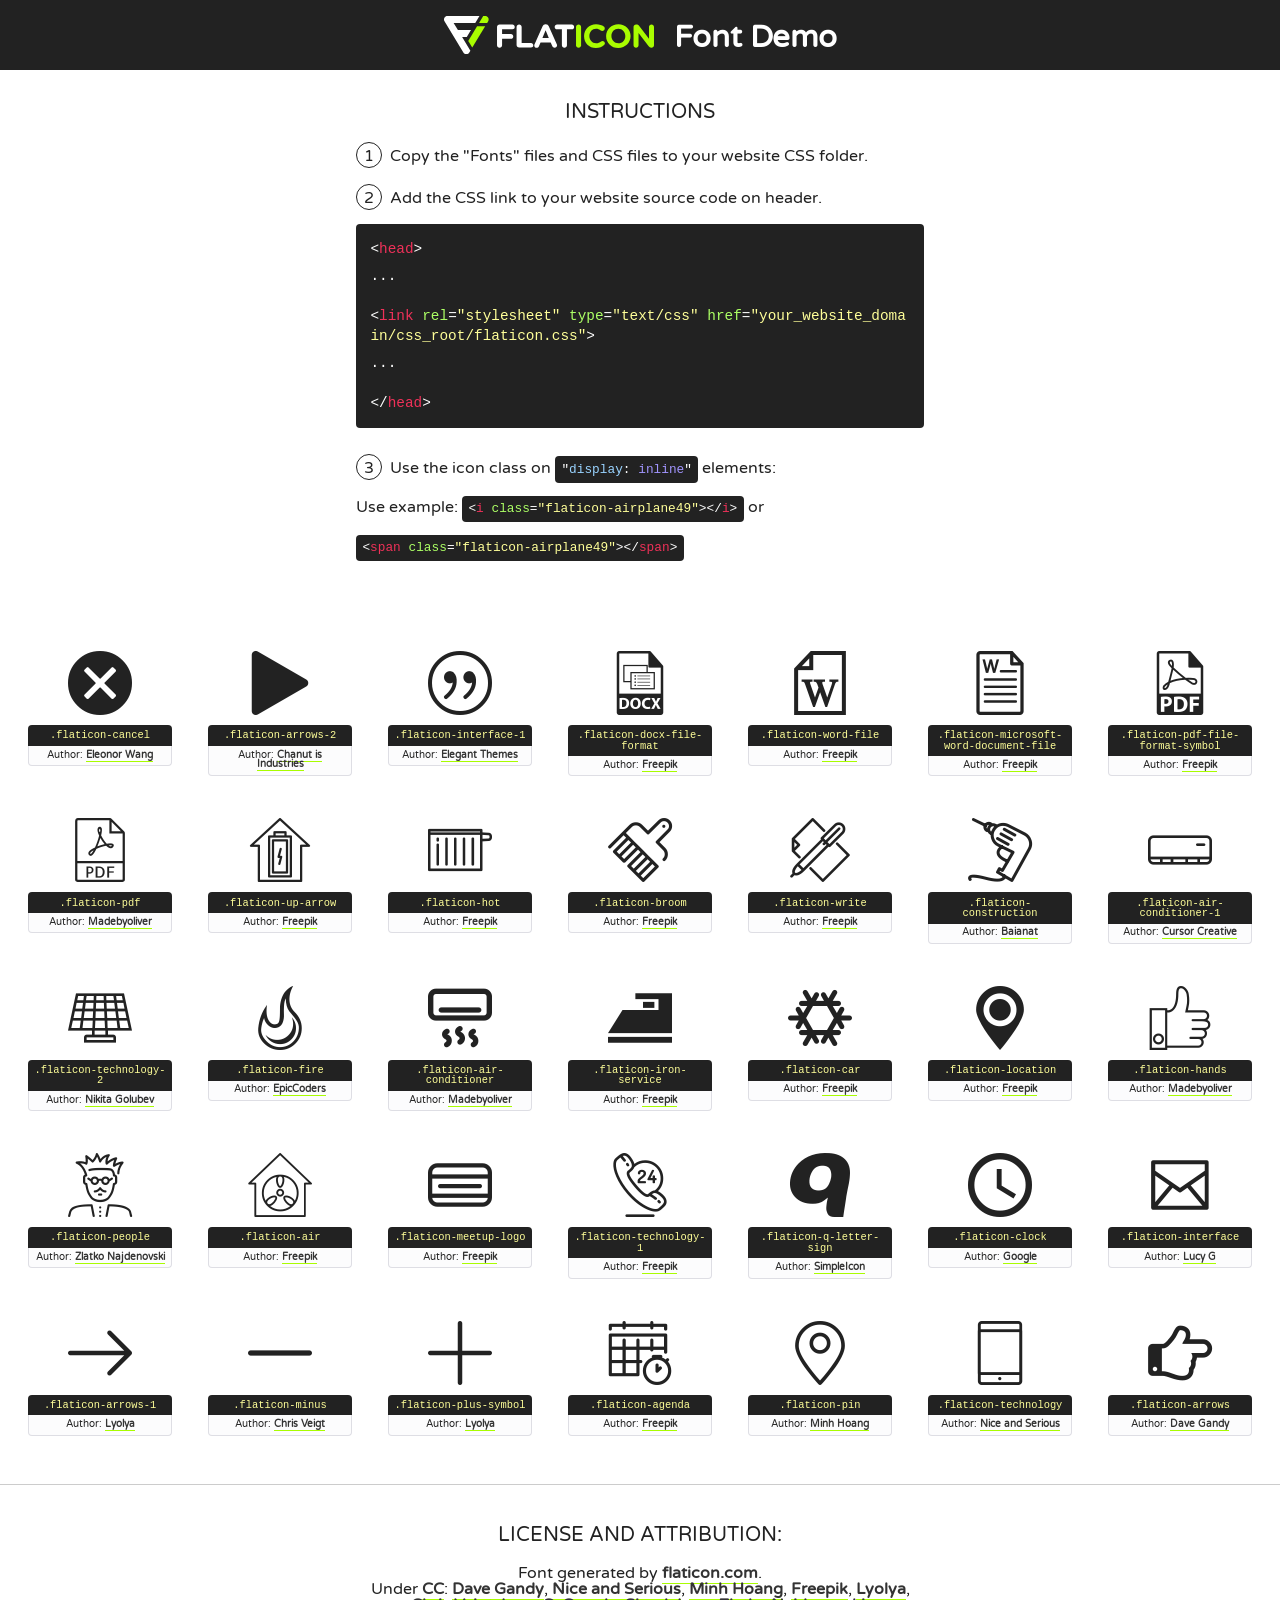
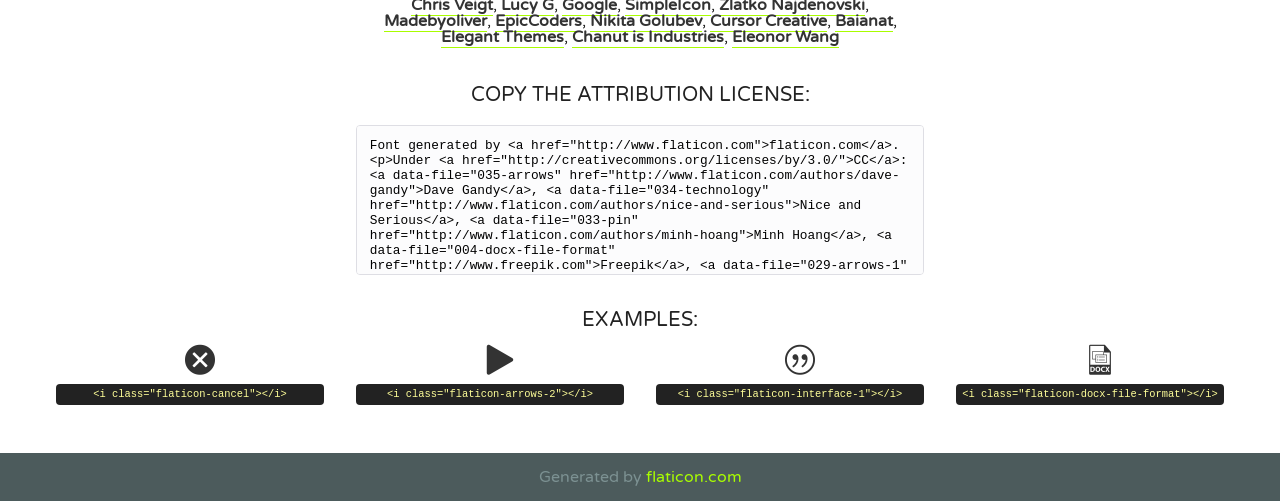
<file: public/web/fonts/flaticon/flaticon.html>
<!DOCTYPE html>
<!--
  Flaticon icon font: Flaticon
  Creation date: 25/04/2017 12:12
-->
<html>
<!DOCTYPE html>
<html>

<head>
    <title>Flaticon WebFont</title>
    <link href="http://fonts.googleapis.com/css?family=Varela+Round" rel="stylesheet" type="text/css" />
    <link rel="stylesheet" type="text/css" href="flaticon.css">
    <meta charset="UTF-8">
    <style>
    html, body, div, span, applet, object, iframe,
    h1, h2, h3, h4, h5, h6, p, blockquote, pre,
    a, abbr, acronym, address, big, cite, code,
    del, dfn, em, img, ins, kbd, q, s, samp,
    small, strike, strong, sub, sup, tt, var,
    b, u, i, center,
    dl, dt, dd, ol, ul, li,
    fieldset, form, label, legend,
    table, caption, tbody, tfoot, thead, tr, th, td,
    article, aside, canvas, details, embed, 
    figure, figcaption, footer, header, hgroup, 
    menu, nav, output, ruby, section, summary,
    time, mark, audio, video {
        margin: 0;
        padding: 0;
        border: 0;
        font-size: 100%;
        font: inherit;
        vertical-align: baseline;
    }
    /* HTML5 display-role reset for older browsers */
    article, aside, details, figcaption, figure, 
    footer, header, hgroup, menu, nav, section {
        display: block;
    }
    body {
        line-height: 1;
    }
    ol, ul {
        list-style: none;
    }
    blockquote, q {
        quotes: none;
    }
    blockquote:before, blockquote:after,
    q:before, q:after {
        content: '';
        content: none;
    }
    table {
        border-collapse: collapse;
        border-spacing: 0;
    }
    body {
        font-family: 'Varela Round', Helvetica, Arial, sans-serif;
        font-size: 16px;
        color: #222;
    }
    a {
        color: #333;
        border-bottom: 1px solid #a9fd00;
        font-weight: bold;
        text-decoration: none;
    }
    * {
        -moz-box-sizing: border-box;
        -webkit-box-sizing: border-box;
        box-sizing: border-box;
        margin: 0;
        padding: 0;
    }
    [class^="flaticon-"]:before, [class*=" flaticon-"]:before, [class^="flaticon-"]:after, [class*=" flaticon-"]:after {
        font-family: Flaticon;
        font-size: 30px;
        font-style: normal;
        margin-left: 20px;
        color: #333;
    }
    .wrapper {
        max-width: 600px;
        margin: auto;
        padding: 0 1em;
    }
    .title {
        font-size: 1.25em;
        text-align: center;
        margin-bottom: 1em;
        text-transform: uppercase;
    }
    header {
        text-align: center;
        background-color: #222;
        color: #fff;
        padding: 1em;
    }
    header .logo {
        width: 210px;
        height: 38px;
        display: inline-block;
        vertical-align: middle;
        margin-right: 1em;
        border: none;
    }
    header strong {
        font-size: 1.95em;
        font-weight: bold;
        vertical-align: middle;
        margin-top: 5px;
        display: inline-block;
    }
    .demo {
        margin: 2em auto;
        line-height: 1.25em;
    }
    .demo ul li {
        margin-bottom: 1em;
    }
    .demo ul li .num {
        color: #222;
        border-radius: 20px;
        display: inline-block;
        width: 26px;
        padding: 3px;
        height: 26px;
        text-align: center;
        margin-right: 0.5em;
        border: 1px solid #222;
    }
    .demo ul li code {
        background-color: #222;
        border-radius: 4px;
        padding: 0.25em 0.5em;
        display: inline-block;
        color: #fff;
        font-family: Consolas,Monaco,Lucida Console,Liberation Mono,DejaVu Sans Mono,Bitstream Vera Sans Mono,Courier New, monospace;
        font-weight: lighter;
        margin-top: 1em;
        font-size: 0.8em;
        word-break: break-all;
    }
    .demo ul li code.big {
        padding: 1em;
        font-size: 0.9em;
    }
    .demo ul li code .red {
        color: #EF3159;
    }
    .demo ul li code .green {
        color: #ACFF65;
    }
    .demo ul li code .yellow {
        color: #FFFF99;
    }
    .demo ul li code .blue {
        color: #99D3FF;
    }
    .demo ul li code .purple {
        color: #A295FF;
    }
    .demo ul li code .dots {
        margin-top: 0.5em;
        display: block;
    }
    #glyphs {
        border-bottom: 1px solid #ccc;
        padding: 2em 0;
        text-align: center;
    }
    .glyph {
        display: inline-block;
        width: 9em;
        margin: 1em;
        text-align: center;
        vertical-align: top;
        background: #FFF;
    }
    .glyph .glyph-icon {
        padding: 10px;
        display: block;
        font-family:"Flaticon";
        font-size: 64px;
        line-height: 1;
    }
    .glyph .glyph-icon:before {
        font-size: 64px;
        color: #222;
        margin-left: 0;
    }
    .class-name {
        font-size: 0.65em;
        background-color: #222;
        color: #fff;
        border-radius: 4px 4px 0 0;
        padding: 0.5em;
        color: #FFFF99;
        font-family: Consolas,Monaco,Lucida Console,Liberation Mono,DejaVu Sans Mono,Bitstream Vera Sans Mono,Courier New, monospace;
    }
    .author-name {
        font-size: 0.6em;
        background-color: #fcfcfd;
        border: 1px solid #DEDEE4;
        border-top: 0;
        border-radius: 0 0 4px 4px;
        padding: 0.5em;
    }
    .class-name:last-child {
        font-size: 10px;
        color:#888;
    }
    .class-name:last-child a {
        font-size: 10px;
        color:#555;
    }
    .class-name:last-child a:hover {
        color:#a9fd00;
    }
    .glyph > input {
        display: block;
        width: 100px;
        margin: 5px auto;
        text-align: center;
        font-size: 12px;
        cursor: text;
    }
    .glyph > input.icon-input {
        font-family:"Flaticon";
        font-size: 16px;
        margin-bottom: 10px;
    }
    .attribution .title {
        margin-top: 2em;
    }
    .attribution textarea {
        background-color: #fcfcfd;
        padding: 1em;
        border: none;
        box-shadow: none;
        border: 1px solid #DEDEE4;
        border-radius: 4px;
        resize: none;
        width: 100%;
        height: 150px;
        font-size: 0.8em;
        font-family: Consolas,Monaco,Lucida Console,Liberation Mono,DejaVu Sans Mono,Bitstream Vera Sans Mono,Courier New, monospace;
        -webkit-appearance: none;
    }
    .iconsuse {
        margin: 2em auto;
        text-align: center;
        max-width: 1200px;
    }
    .iconsuse:after {
        content: '';
        display: table;
        clear: both;
    }
    .iconsuse .image {
        float: left;
        width: 25%;
        padding: 0 1em;
    }
    .iconsuse .image p {
        margin-bottom: 1em;
    }
    .iconsuse .image span {
        display: block;
        font-size: 0.65em;
        background-color: #222;
        color: #fff;
        border-radius: 4px;
        padding: 0.5em;
        color: #FFFF99;
        margin-top: 1em;
        font-family: Consolas,Monaco,Lucida Console,Liberation Mono,DejaVu Sans Mono,Bitstream Vera Sans Mono,Courier New, monospace;
    }
    #footer {
        text-align: center;
        background-color: #4C5B5C;
        color: #7c9192;
        padding: 1em;
    }
    #footer a {
        border: none;
        color: #a9fd00;
        font-weight: normal;
    }
    @media (max-width: 960px) {
        .iconsuse .image {
            width: 50%;
        }
    }
    @media (max-width: 560px) {
        .iconsuse .image {
            width: 100%;
        }
    }
    </style>
</head>

<body class="characters-off">

    <header>
        <a href="http://www.flaticon.com" target="_blank" class="logo">
            <svg version="1.1" xmlns="http://www.w3.org/2000/svg" xmlns:xlink="http://www.w3.org/1999/xlink" xmlns:a="http://ns.adobe.com/AdobeSVGViewerExtensions/3.0/" viewBox="0 0 560.875 102.036" enable-background="new 0 0 560.875 102.036" xml:space="preserve">
                <defs>
                </defs>
                <g>
                    <g class="letters">
                        <path fill="#ffffff" d="M141.596,29.675c0-3.777,2.985-6.767,6.764-6.767h34.438c3.426,0,6.15,2.728,6.15,6.15
                        c0,3.43-2.724,6.149-6.15,6.149h-27.674v13.091h23.719c3.429,0,6.151,2.724,6.151,6.15c0,3.43-2.723,6.149-6.151,6.149h-23.719
                        v17.574c0,3.773-2.986,6.761-6.764,6.761c-3.779,0-6.764-2.989-6.764-6.761V29.675z"></path>
                        <path fill="#ffffff" d="M193.844,29.149c0-3.781,2.985-6.767,6.764-6.767c3.776,0,6.763,2.985,6.763,6.767v42.957h25.039
                        c3.426,0,6.149,2.726,6.149,6.153c0,3.425-2.723,6.15-6.149,6.15h-31.802c-3.779,0-6.764-2.986-6.764-6.768V29.149z"></path>
                        <path fill="#ffffff" d="M241.891,75.71l21.438-48.407c1.492-3.341,4.215-5.357,7.906-5.357h0.792
                        c3.686,0,6.323,2.017,7.815,5.357l21.439,48.407c0.436,0.967,0.701,1.845,0.701,2.723c0,3.602-2.809,6.501-6.414,6.501
                        c-3.161,0-5.269-1.845-6.499-4.655l-4.132-9.661h-27.059l-4.301,10.102c-1.144,2.631-3.426,4.214-6.237,4.214
                        c-3.517,0-6.24-2.81-6.24-6.325C241.1,77.64,241.451,76.677,241.891,75.71z M279.932,58.666l-8.521-20.297l-8.526,20.297H279.932
                        z"></path>
                        <path fill="#ffffff" d="M314.864,35.387H301.86c-3.429,0-6.239-2.813-6.239-6.238c0-3.429,2.811-6.24,6.239-6.24h39.533
                        c3.426,0,6.237,2.811,6.237,6.24c0,3.425-2.811,6.238-6.237,6.238h-13.001v42.785c0,3.773-2.99,6.761-6.764,6.761
                        c-3.779,0-6.764-2.989-6.764-6.761V35.387z"></path>
                        <path fill="#A9FD00" d="M352.615,29.149c0-3.781,2.985-6.767,6.767-6.767c3.774,0,6.761,2.985,6.761,6.767v49.024
                        c0,3.773-2.987,6.761-6.761,6.761c-3.781,0-6.767-2.989-6.767-6.761V29.149z"></path>
                        <path fill="#A9FD00" d="M374.132,53.836v-0.179c0-17.481,13.178-31.801,32.065-31.801c9.22,0,15.459,2.458,20.557,6.238
                        c1.402,1.054,2.637,2.985,2.637,5.357c0,3.692-2.985,6.59-6.681,6.59c-1.845,0-3.071-0.702-4.044-1.319
                        c-3.776-2.813-7.729-4.393-12.562-4.393c-10.364,0-17.831,8.611-17.831,19.154v0.173c0,10.542,7.291,19.329,17.831,19.329
                        c5.715,0,9.492-1.756,13.359-4.834c1.049-0.874,2.458-1.491,4.039-1.491c3.429,0,6.325,2.813,6.325,6.236
                        c0,2.106-1.056,3.78-2.282,4.834c-5.539,4.834-12.036,7.733-21.878,7.733C387.572,85.464,374.132,71.493,374.132,53.836z"></path>
                        <path fill="#A9FD00" d="M433.009,53.836v-0.179c0-17.481,13.79-31.801,32.766-31.801c18.981,0,32.592,14.143,32.592,31.628v0.173
                        c0,17.483-13.785,31.807-32.769,31.807C446.625,85.464,433.009,71.32,433.009,53.836z M484.224,53.836v-0.179
                        c0-10.539-7.725-19.326-18.626-19.326c-10.893,0-18.449,8.611-18.449,19.154v0.173c0,10.542,7.73,19.329,18.626,19.329
                        C476.676,72.986,484.224,64.378,484.224,53.836z"></path>
                        <path fill="#A9FD00" d="M506.233,29.321c0-3.774,2.99-6.763,6.767-6.763h1.401c3.252,0,5.183,1.583,7.029,3.953l26.093,34.265
                        V29.059c0-3.692,2.99-6.677,6.681-6.677c3.683,0,6.671,2.985,6.671,6.677v48.934c0,3.78-2.987,6.765-6.764,6.765h-0.436
                        c-3.257,0-5.188-1.581-7.034-3.953l-27.056-35.492v32.944c0,3.687-2.985,6.676-6.678,6.676c-3.683,0-6.673-2.989-6.673-6.676
                        V29.321z"></path>
                    </g>
                    <g class="insignia">
                        <path fill="#ffffff" d="M48.372,56.137h12.517l11.156-18.537H37.186L25.688,18.539h57.825L94.668,0H9.271
                        C5.925,0,2.842,1.801,1.198,4.716c-1.644,2.907-1.593,6.482,0.134,9.343l50.38,83.501c1.678,2.781,4.689,4.476,7.938,4.476
                        c3.246,0,6.257-1.695,7.935-4.476l2.898-4.804L48.372,56.137z"></path>
                        <g class="i">
                            <path fill="#A9FD00" d="M93.575,18.539h0.031v0.004l21.652,0.004l2.705-4.488c1.727-2.861,1.778-6.436,0.133-9.343
                            C116.454,1.801,113.371,0,110.026,0h-5.294L93.575,18.539z"></path>
                            <polygon fill="#A9FD00" points="88.291,27.356 64.725,66.486 75.519,84.404 109.942,27.356"></polygon>
                        </g>
                    </g>
                </g>
            </svg>
        </a>
        <strong>Font Demo</strong>
    </header>


    <section class="demo wrapper">

        <p class="title">Instructions</p>

        <ul>
            <li>
                <span class="num">1</span>Copy the "Fonts" files and CSS files to your website CSS folder.
            </li>
            <li>
                <span class="num">2</span>Add the CSS link to your website source code on header.
                <code class="big">
                    &lt;<span class="red">head</span>&gt;
                    <br/><span class="dots">...</span>
                    <br/>&lt;<span class="red">link</span> <span class="green">rel</span>=<span class="yellow">"stylesheet"</span> <span class="green">type</span>=<span class="yellow">"text/css"</span> <span class="green">href</span>=<span class="yellow">"your_website_domain/css_root/flaticon.css"</span>&gt;
                    <br/><span class="dots">...</span>
                    <br/>&lt;/<span class="red">head</span>&gt;
                </code>
            </li>

            <li>
                <p>
                    <span class="num">3</span>Use the icon class on <code>"<span class="blue">display</span>:<span class="purple"> inline</span>"</code> elements:
                    <br />
                    Use example: <code>&lt;<span class="red">i</span> <span class="green">class</span>=<span class="yellow">&quot;flaticon-airplane49&quot;</span>&gt;&lt;/<span class="red">i</span>&gt;</code> or <code>&lt;<span class="red">span</span> <span class="green">class</span>=<span class="yellow">&quot;flaticon-airplane49&quot;</span>&gt;&lt;/<span class="red">span</span>&gt;</code>
            </li>
        </ul>

    </section>




   <section id="glyphs">          
    
      
        <div class="glyph"><div class="glyph-icon flaticon-cancel"></div>
            <div class="class-name">.flaticon-cancel</div>
            <div class="author-name">Author: <a data-file="001-cancel" href="http://www.flaticon.com/authors/eleonor-wang">Eleonor Wang</a> </div> 
        </div>        
        
        <div class="glyph"><div class="glyph-icon flaticon-arrows-2"></div>
            <div class="class-name">.flaticon-arrows-2</div>
            <div class="author-name">Author: <a data-file="002-arrows-2" href="http://www.flaticon.com/authors/chanut-is-industries">Chanut is Industries</a> </div> 
        </div>        
        
        <div class="glyph"><div class="glyph-icon flaticon-interface-1"></div>
            <div class="class-name">.flaticon-interface-1</div>
            <div class="author-name">Author: <a data-file="003-interface-1" href="http://www.flaticon.com/authors/elegant-themes">Elegant Themes</a> </div> 
        </div>        
        
        <div class="glyph"><div class="glyph-icon flaticon-docx-file-format"></div>
            <div class="class-name">.flaticon-docx-file-format</div>
            <div class="author-name">Author: <a data-file="004-docx-file-format" href="http://www.freepik.com">Freepik</a> </div> 
        </div>        
        
        <div class="glyph"><div class="glyph-icon flaticon-word-file"></div>
            <div class="class-name">.flaticon-word-file</div>
            <div class="author-name">Author: <a data-file="005-word-file" href="http://www.freepik.com">Freepik</a> </div> 
        </div>        
        
        <div class="glyph"><div class="glyph-icon flaticon-microsoft-word-document-file"></div>
            <div class="class-name">.flaticon-microsoft-word-document-file</div>
            <div class="author-name">Author: <a data-file="006-microsoft-word-document-file" href="http://www.freepik.com">Freepik</a> </div> 
        </div>        
        
        <div class="glyph"><div class="glyph-icon flaticon-pdf-file-format-symbol"></div>
            <div class="class-name">.flaticon-pdf-file-format-symbol</div>
            <div class="author-name">Author: <a data-file="007-pdf-file-format-symbol" href="http://www.freepik.com">Freepik</a> </div> 
        </div>        
        
        <div class="glyph"><div class="glyph-icon flaticon-pdf"></div>
            <div class="class-name">.flaticon-pdf</div>
            <div class="author-name">Author: <a data-file="008-pdf" href="http://www.flaticon.com/authors/madebyoliver">Madebyoliver</a> </div> 
        </div>        
        
        <div class="glyph"><div class="glyph-icon flaticon-up-arrow"></div>
            <div class="class-name">.flaticon-up-arrow</div>
            <div class="author-name">Author: <a data-file="009-up-arrow" href="http://www.freepik.com">Freepik</a> </div> 
        </div>        
        
        <div class="glyph"><div class="glyph-icon flaticon-hot"></div>
            <div class="class-name">.flaticon-hot</div>
            <div class="author-name">Author: <a data-file="010-hot" href="http://www.freepik.com">Freepik</a> </div> 
        </div>        
        
        <div class="glyph"><div class="glyph-icon flaticon-broom"></div>
            <div class="class-name">.flaticon-broom</div>
            <div class="author-name">Author: <a data-file="011-broom" href="http://www.freepik.com">Freepik</a> </div> 
        </div>        
        
        <div class="glyph"><div class="glyph-icon flaticon-write"></div>
            <div class="class-name">.flaticon-write</div>
            <div class="author-name">Author: <a data-file="012-write" href="http://www.freepik.com">Freepik</a> </div> 
        </div>        
        
        <div class="glyph"><div class="glyph-icon flaticon-construction"></div>
            <div class="class-name">.flaticon-construction</div>
            <div class="author-name">Author: <a data-file="013-construction" href="http://www.flaticon.com/authors/baianat">Baianat</a> </div> 
        </div>        
        
        <div class="glyph"><div class="glyph-icon flaticon-air-conditioner-1"></div>
            <div class="class-name">.flaticon-air-conditioner-1</div>
            <div class="author-name">Author: <a data-file="014-air-conditioner-1" href="http://www.flaticon.com/authors/cursor-creative">Cursor Creative</a> </div> 
        </div>        
        
        <div class="glyph"><div class="glyph-icon flaticon-technology-2"></div>
            <div class="class-name">.flaticon-technology-2</div>
            <div class="author-name">Author: <a data-file="015-technology-2" href="http://www.flaticon.com/authors/nikita-golubev">Nikita Golubev</a> </div> 
        </div>        
        
        <div class="glyph"><div class="glyph-icon flaticon-fire"></div>
            <div class="class-name">.flaticon-fire</div>
            <div class="author-name">Author: <a data-file="016-fire" href="http://www.flaticon.com/authors/epiccoders">EpicCoders</a> </div> 
        </div>        
        
        <div class="glyph"><div class="glyph-icon flaticon-air-conditioner"></div>
            <div class="class-name">.flaticon-air-conditioner</div>
            <div class="author-name">Author: <a data-file="017-air-conditioner" href="http://www.flaticon.com/authors/madebyoliver">Madebyoliver</a> </div> 
        </div>        
        
        <div class="glyph"><div class="glyph-icon flaticon-iron-service"></div>
            <div class="class-name">.flaticon-iron-service</div>
            <div class="author-name">Author: <a data-file="018-iron-service" href="http://www.freepik.com">Freepik</a> </div> 
        </div>        
        
        <div class="glyph"><div class="glyph-icon flaticon-car"></div>
            <div class="class-name">.flaticon-car</div>
            <div class="author-name">Author: <a data-file="019-car" href="http://www.freepik.com">Freepik</a> </div> 
        </div>        
        
        <div class="glyph"><div class="glyph-icon flaticon-location"></div>
            <div class="class-name">.flaticon-location</div>
            <div class="author-name">Author: <a data-file="020-location" href="http://www.freepik.com">Freepik</a> </div> 
        </div>        
        
        <div class="glyph"><div class="glyph-icon flaticon-hands"></div>
            <div class="class-name">.flaticon-hands</div>
            <div class="author-name">Author: <a data-file="021-hands" href="http://www.flaticon.com/authors/madebyoliver">Madebyoliver</a> </div> 
        </div>        
        
        <div class="glyph"><div class="glyph-icon flaticon-people"></div>
            <div class="class-name">.flaticon-people</div>
            <div class="author-name">Author: <a data-file="022-people" href="http://www.flaticon.com/authors/zlatko-najdenovski">Zlatko Najdenovski</a> </div> 
        </div>        
        
        <div class="glyph"><div class="glyph-icon flaticon-air"></div>
            <div class="class-name">.flaticon-air</div>
            <div class="author-name">Author: <a data-file="023-air" href="http://www.freepik.com">Freepik</a> </div> 
        </div>        
        
        <div class="glyph"><div class="glyph-icon flaticon-meetup-logo"></div>
            <div class="class-name">.flaticon-meetup-logo</div>
            <div class="author-name">Author: <a data-file="024-meetup-logo" href="http://www.freepik.com">Freepik</a> </div> 
        </div>        
        
        <div class="glyph"><div class="glyph-icon flaticon-technology-1"></div>
            <div class="class-name">.flaticon-technology-1</div>
            <div class="author-name">Author: <a data-file="025-technology-1" href="http://www.freepik.com">Freepik</a> </div> 
        </div>        
        
        <div class="glyph"><div class="glyph-icon flaticon-q-letter-sign"></div>
            <div class="class-name">.flaticon-q-letter-sign</div>
            <div class="author-name">Author: <a data-file="026-q-letter-sign" href="http://www.flaticon.com/authors/simpleicon">SimpleIcon</a> </div> 
        </div>        
        
        <div class="glyph"><div class="glyph-icon flaticon-clock"></div>
            <div class="class-name">.flaticon-clock</div>
            <div class="author-name">Author: <a data-file="027-clock" href="http://www.flaticon.com/authors/google">Google</a> </div> 
        </div>        
        
        <div class="glyph"><div class="glyph-icon flaticon-interface"></div>
            <div class="class-name">.flaticon-interface</div>
            <div class="author-name">Author: <a data-file="028-interface" href="http://www.flaticon.com/authors/lucy-g">Lucy G</a> </div> 
        </div>        
        
        <div class="glyph"><div class="glyph-icon flaticon-arrows-1"></div>
            <div class="class-name">.flaticon-arrows-1</div>
            <div class="author-name">Author: <a data-file="029-arrows-1" href="http://www.flaticon.com/authors/lyolya">Lyolya</a> </div> 
        </div>        
        
        <div class="glyph"><div class="glyph-icon flaticon-minus"></div>
            <div class="class-name">.flaticon-minus</div>
            <div class="author-name">Author: <a data-file="030-minus" href="http://www.flaticon.com/authors/chris-veigt">Chris Veigt</a> </div> 
        </div>        
        
        <div class="glyph"><div class="glyph-icon flaticon-plus-symbol"></div>
            <div class="class-name">.flaticon-plus-symbol</div>
            <div class="author-name">Author: <a data-file="031-plus-symbol" href="http://www.flaticon.com/authors/lyolya">Lyolya</a> </div> 
        </div>        
        
        <div class="glyph"><div class="glyph-icon flaticon-agenda"></div>
            <div class="class-name">.flaticon-agenda</div>
            <div class="author-name">Author: <a data-file="032-agenda" href="http://www.freepik.com">Freepik</a> </div> 
        </div>        
        
        <div class="glyph"><div class="glyph-icon flaticon-pin"></div>
            <div class="class-name">.flaticon-pin</div>
            <div class="author-name">Author: <a data-file="033-pin" href="http://www.flaticon.com/authors/minh-hoang">Minh Hoang</a> </div> 
        </div>        
        
        <div class="glyph"><div class="glyph-icon flaticon-technology"></div>
            <div class="class-name">.flaticon-technology</div>
            <div class="author-name">Author: <a data-file="034-technology" href="http://www.flaticon.com/authors/nice-and-serious">Nice and Serious</a> </div> 
        </div>        
        
        <div class="glyph"><div class="glyph-icon flaticon-arrows"></div>
            <div class="class-name">.flaticon-arrows</div>
            <div class="author-name">Author: <a data-file="035-arrows" href="http://www.flaticon.com/authors/dave-gandy">Dave Gandy</a> </div> 
        </div>        
        

    </section>



    <section class="attribution wrapper"   style="text-align:center;">

      <div class="title">License and attribution:</div><div class="attrDiv">Font generated by <a href="http://www.flaticon.com">flaticon.com</a>. <div><p>Under <a href="http://creativecommons.org/licenses/by/3.0/">CC</a>: <a data-file="035-arrows" href="http://www.flaticon.com/authors/dave-gandy">Dave Gandy</a>, <a data-file="034-technology" href="http://www.flaticon.com/authors/nice-and-serious">Nice and Serious</a>, <a data-file="033-pin" href="http://www.flaticon.com/authors/minh-hoang">Minh Hoang</a>, <a data-file="004-docx-file-format" href="http://www.freepik.com">Freepik</a>, <a data-file="029-arrows-1" href="http://www.flaticon.com/authors/lyolya">Lyolya</a>, <a data-file="030-minus" href="http://www.flaticon.com/authors/chris-veigt">Chris Veigt</a>, <a data-file="028-interface" href="http://www.flaticon.com/authors/lucy-g">Lucy G</a>, <a data-file="027-clock" href="http://www.flaticon.com/authors/google">Google</a>, <a data-file="026-q-letter-sign" href="http://www.flaticon.com/authors/simpleicon">SimpleIcon</a>, <a data-file="022-people" href="http://www.flaticon.com/authors/zlatko-najdenovski">Zlatko Najdenovski</a>, <a data-file="008-pdf" href="http://www.flaticon.com/authors/madebyoliver">Madebyoliver</a>, <a data-file="016-fire" href="http://www.flaticon.com/authors/epiccoders">EpicCoders</a>, <a data-file="015-technology-2" href="http://www.flaticon.com/authors/nikita-golubev">Nikita Golubev</a>, <a data-file="014-air-conditioner-1" href="http://www.flaticon.com/authors/cursor-creative">Cursor Creative</a>, <a data-file="013-construction" href="http://www.flaticon.com/authors/baianat">Baianat</a>, <a data-file="003-interface-1" href="http://www.flaticon.com/authors/elegant-themes">Elegant Themes</a>, <a data-file="002-arrows-2" href="http://www.flaticon.com/authors/chanut-is-industries">Chanut is Industries</a>, <a data-file="001-cancel" href="http://www.flaticon.com/authors/eleonor-wang">Eleonor Wang</a></p>  </div>
      </div>
      <div class="title">Copy the Attribution License:</div>

    <textarea onclick="this.focus();this.select();">Font generated by &lt;a href=&quot;http://www.flaticon.com&quot;&gt;flaticon.com&lt;/a&gt;. <p>Under <a href="http://creativecommons.org/licenses/by/3.0/">CC</a>: <a data-file="035-arrows" href="http://www.flaticon.com/authors/dave-gandy">Dave Gandy</a>, <a data-file="034-technology" href="http://www.flaticon.com/authors/nice-and-serious">Nice and Serious</a>, <a data-file="033-pin" href="http://www.flaticon.com/authors/minh-hoang">Minh Hoang</a>, <a data-file="004-docx-file-format" href="http://www.freepik.com">Freepik</a>, <a data-file="029-arrows-1" href="http://www.flaticon.com/authors/lyolya">Lyolya</a>, <a data-file="030-minus" href="http://www.flaticon.com/authors/chris-veigt">Chris Veigt</a>, <a data-file="028-interface" href="http://www.flaticon.com/authors/lucy-g">Lucy G</a>, <a data-file="027-clock" href="http://www.flaticon.com/authors/google">Google</a>, <a data-file="026-q-letter-sign" href="http://www.flaticon.com/authors/simpleicon">SimpleIcon</a>, <a data-file="022-people" href="http://www.flaticon.com/authors/zlatko-najdenovski">Zlatko Najdenovski</a>, <a data-file="008-pdf" href="http://www.flaticon.com/authors/madebyoliver">Madebyoliver</a>, <a data-file="016-fire" href="http://www.flaticon.com/authors/epiccoders">EpicCoders</a>, <a data-file="015-technology-2" href="http://www.flaticon.com/authors/nikita-golubev">Nikita Golubev</a>, <a data-file="014-air-conditioner-1" href="http://www.flaticon.com/authors/cursor-creative">Cursor Creative</a>, <a data-file="013-construction" href="http://www.flaticon.com/authors/baianat">Baianat</a>, <a data-file="003-interface-1" href="http://www.flaticon.com/authors/elegant-themes">Elegant Themes</a>, <a data-file="002-arrows-2" href="http://www.flaticon.com/authors/chanut-is-industries">Chanut is Industries</a>, <a data-file="001-cancel" href="http://www.flaticon.com/authors/eleonor-wang">Eleonor Wang</a></p>  
     </textarea>

    </section>

    <section class="iconsuse">

          <div class="title">Examples:</div>            
             
            <div class="image">
                <p>
                    <i class="glyph-icon flaticon-cancel"></i> 
                    <span>&lt;i class=&quot;flaticon-cancel&quot;&gt;&lt;/i&gt;</span>
                </p>
            </div>
            
            <div class="image">
                <p>
                    <i class="glyph-icon flaticon-arrows-2"></i> 
                    <span>&lt;i class=&quot;flaticon-arrows-2&quot;&gt;&lt;/i&gt;</span>
                </p>
            </div>
            
            <div class="image">
                <p>
                    <i class="glyph-icon flaticon-interface-1"></i> 
                    <span>&lt;i class=&quot;flaticon-interface-1&quot;&gt;&lt;/i&gt;</span>
                </p>
            </div>
            
            <div class="image">
                <p>
                    <i class="glyph-icon flaticon-docx-file-format"></i> 
                    <span>&lt;i class=&quot;flaticon-docx-file-format&quot;&gt;&lt;/i&gt;</span>
                </p>
            </div>
                       
        </div>
                            
    </section>

<div id="footer">
    <div>Generated by <a href="http://www.flaticon.com">flaticon.com</a>
    </div>
</div>



</body>
</html>
</file>
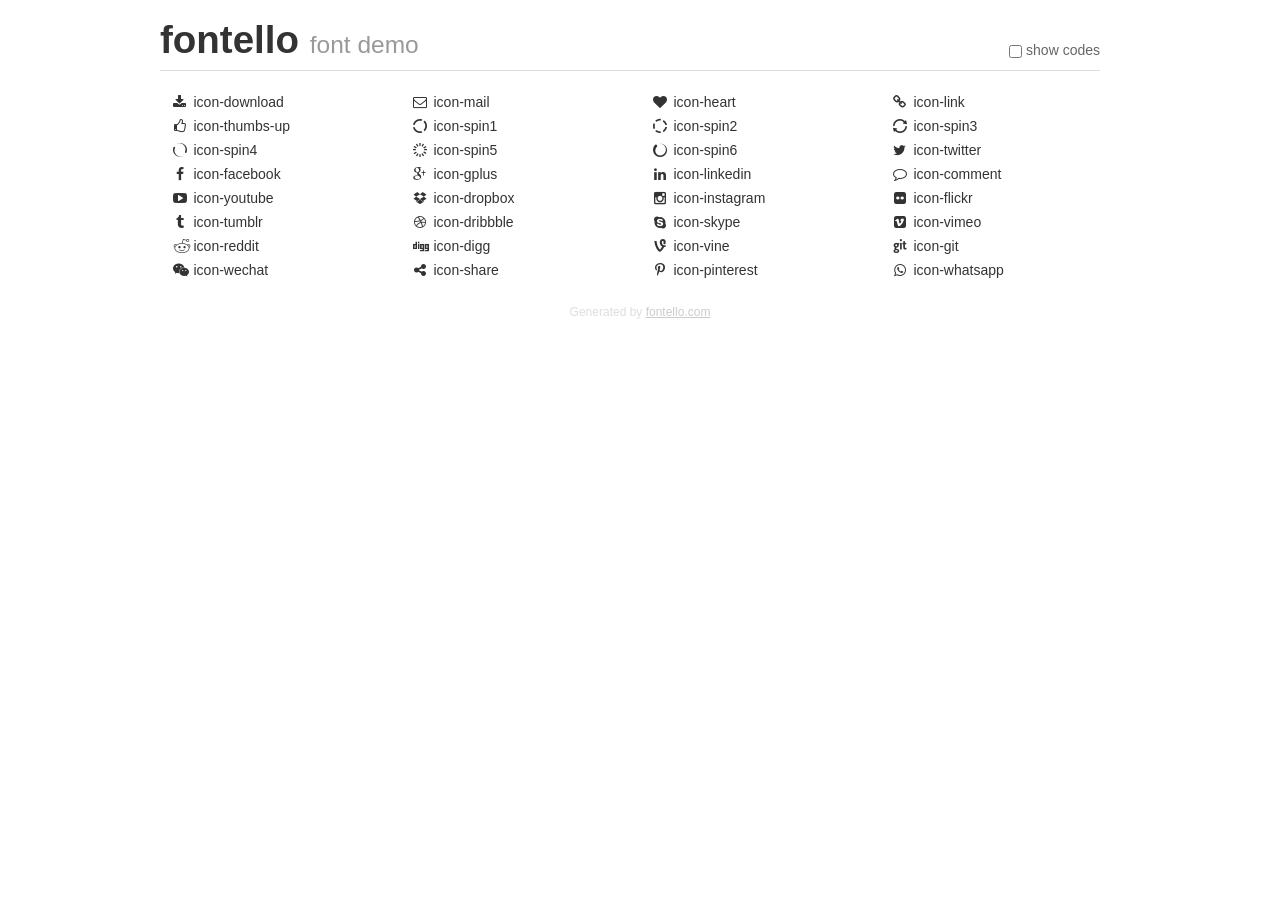
<file: public/web/assets/html5lightbox/icons/demo.html>
<!DOCTYPE html>
<html>
  <head><!--[if lt IE 9]><script language="javascript" type="text/javascript" src="//html5shim.googlecode.com/svn/trunk/html5.js"></script><![endif]-->
    <meta charset="UTF-8"><style>/*
 * Bootstrap v2.2.1
 *
 * Copyright 2012 Twitter, Inc
 * Licensed under the Apache License v2.0
 * http://www.apache.org/licenses/LICENSE-2.0
 *
 * Designed and built with all the love in the world @twitter by @mdo and @fat.
 */
.clearfix {
  *zoom: 1;
}
.clearfix:before,
.clearfix:after {
  display: table;
  content: "";
  line-height: 0;
}
.clearfix:after {
  clear: both;
}
html {
  font-size: 100%;
  -webkit-text-size-adjust: 100%;
  -ms-text-size-adjust: 100%;
}
a:focus {
  outline: thin dotted #333;
  outline: 5px auto -webkit-focus-ring-color;
  outline-offset: -2px;
}
a:hover,
a:active {
  outline: 0;
}
button,
input,
select,
textarea {
  margin: 0;
  font-size: 100%;
  vertical-align: middle;
}
button,
input {
  *overflow: visible;
  line-height: normal;
}
button::-moz-focus-inner,
input::-moz-focus-inner {
  padding: 0;
  border: 0;
}
body {
  margin: 0;
  font-family: "Helvetica Neue", Helvetica, Arial, sans-serif;
  font-size: 14px;
  line-height: 20px;
  color: #333;
  background-color: #fff;
}
a {
  color: #08c;
  text-decoration: none;
}
a:hover {
  color: #005580;
  text-decoration: underline;
}
.row {
  margin-left: -20px;
  *zoom: 1;
}
.row:before,
.row:after {
  display: table;
  content: "";
  line-height: 0;
}
.row:after {
  clear: both;
}
[class*="span"] {
  float: left;
  min-height: 1px;
  margin-left: 20px;
}
.container,
.navbar-static-top .container,
.navbar-fixed-top .container,
.navbar-fixed-bottom .container {
  width: 940px;
}
.span12 {
  width: 940px;
}
.span11 {
  width: 860px;
}
.span10 {
  width: 780px;
}
.span9 {
  width: 700px;
}
.span8 {
  width: 620px;
}
.span7 {
  width: 540px;
}
.span6 {
  width: 460px;
}
.span5 {
  width: 380px;
}
.span4 {
  width: 300px;
}
.span3 {
  width: 220px;
}
.span2 {
  width: 140px;
}
.span1 {
  width: 60px;
}
[class*="span"].pull-right,
.row-fluid [class*="span"].pull-right {
  float: right;
}
.container {
  margin-right: auto;
  margin-left: auto;
  *zoom: 1;
}
.container:before,
.container:after {
  display: table;
  content: "";
  line-height: 0;
}
.container:after {
  clear: both;
}
p {
  margin: 0 0 10px;
}
.lead {
  margin-bottom: 20px;
  font-size: 21px;
  font-weight: 200;
  line-height: 30px;
}
small {
  font-size: 85%;
}
h1 {
  margin: 10px 0;
  font-family: inherit;
  font-weight: bold;
  line-height: 20px;
  color: inherit;
  text-rendering: optimizelegibility;
}
h1 small {
  font-weight: normal;
  line-height: 1;
  color: #999;
}
h1 {
  line-height: 40px;
}
h1 {
  font-size: 38.5px;
}
h1 small {
  font-size: 24.5px;
}
body {
  margin-top: 90px;
}
.header {
  position: fixed;
  top: 0;
  left: 50%;
  margin-left: -480px;
  background-color: #fff;
  border-bottom: 1px solid #ddd;
  padding-top: 10px;
  z-index: 10;
}
.footer {
  color: #ddd;
  font-size: 12px;
  text-align: center;
  margin-top: 20px;
}
.footer a {
  color: #ccc;
  text-decoration: underline;
}
.the-icons {
  font-size: 14px;
  line-height: 24px;
}
.switch {
  position: absolute;
  right: 0;
  bottom: 10px;
  color: #666;
}
.switch input {
  margin-right: 0.3em;
}
.codesOn .i-name {
  display: none;
}
.codesOn .i-code {
  display: inline;
}
.i-code {
  display: none;
}
@font-face {
      font-family: 'fontello';
      src: url('./font/fontello.eot?11430976');
      src: url('./font/fontello.eot?11430976#iefix') format('embedded-opentype'),
           url('./font/fontello.woff?11430976') format('woff'),
           url('./font/fontello.ttf?11430976') format('truetype'),
           url('./font/fontello.svg?11430976#fontello') format('svg');
      font-weight: normal;
      font-style: normal;
    }
     
     
    .demo-icon
    {
      font-family: "fontello";
      font-style: normal;
      font-weight: normal;
      speak: none;
     
      display: inline-block;
      text-decoration: inherit;
      width: 1em;
      margin-right: .2em;
      text-align: center;
      /* opacity: .8; */
     
      /* For safety - reset parent styles, that can break glyph codes*/
      font-variant: normal;
      text-transform: none;
     
      /* fix buttons height, for twitter bootstrap */
      line-height: 1em;
     
      /* Animation center compensation - margins should be symmetric */
      /* remove if not needed */
      margin-left: .2em;
     
      /* You can be more comfortable with increased icons size */
      /* font-size: 120%; */
     
      /* Font smoothing. That was taken from TWBS */
      -webkit-font-smoothing: antialiased;
      -moz-osx-font-smoothing: grayscale;
     
      /* Uncomment for 3D effect */
      /* text-shadow: 1px 1px 1px rgba(127, 127, 127, 0.3); */
    }
     </style>
    <link rel="stylesheet" href="css/animation.css"><!--[if IE 7]><link rel="stylesheet" href="css/fontello-ie7.css"><![endif]-->
    <script>
      function toggleCodes(on) {
        var obj = document.getElementById('icons');
      
        if (on) {
          obj.className += ' codesOn';
        } else {
          obj.className = obj.className.replace(' codesOn', '');
        }
      }
      
    </script>
  </head>
  <body>
    <div class="container header">
      <h1>
        fontello
         <small>font demo</small>
      </h1>
      <label class="switch">
        <input type="checkbox" onclick="toggleCodes(this.checked)">show codes
      </label>
    </div>
    <div id="icons" class="container">
      <div class="row">
        <div title="Code: 0xe800" class="the-icons span3"><i class="demo-icon icon-download">&#xe800;</i> <span class="i-name">icon-download</span><span class="i-code">0xe800</span></div>
        <div title="Code: 0xe801" class="the-icons span3"><i class="demo-icon icon-mail">&#xe801;</i> <span class="i-name">icon-mail</span><span class="i-code">0xe801</span></div>
        <div title="Code: 0xe802" class="the-icons span3"><i class="demo-icon icon-heart">&#xe802;</i> <span class="i-name">icon-heart</span><span class="i-code">0xe802</span></div>
        <div title="Code: 0xe803" class="the-icons span3"><i class="demo-icon icon-link">&#xe803;</i> <span class="i-name">icon-link</span><span class="i-code">0xe803</span></div>
      </div>
      <div class="row">
        <div title="Code: 0xe804" class="the-icons span3"><i class="demo-icon icon-thumbs-up">&#xe804;</i> <span class="i-name">icon-thumbs-up</span><span class="i-code">0xe804</span></div>
        <div title="Code: 0xe830" class="the-icons span3"><i class="demo-icon icon-spin1 animate-spin">&#xe830;</i> <span class="i-name">icon-spin1</span><span class="i-code">0xe830</span></div>
        <div title="Code: 0xe831" class="the-icons span3"><i class="demo-icon icon-spin2 animate-spin">&#xe831;</i> <span class="i-name">icon-spin2</span><span class="i-code">0xe831</span></div>
        <div title="Code: 0xe832" class="the-icons span3"><i class="demo-icon icon-spin3 animate-spin">&#xe832;</i> <span class="i-name">icon-spin3</span><span class="i-code">0xe832</span></div>
      </div>
      <div class="row">
        <div title="Code: 0xe834" class="the-icons span3"><i class="demo-icon icon-spin4 animate-spin">&#xe834;</i> <span class="i-name">icon-spin4</span><span class="i-code">0xe834</span></div>
        <div title="Code: 0xe838" class="the-icons span3"><i class="demo-icon icon-spin5 animate-spin">&#xe838;</i> <span class="i-name">icon-spin5</span><span class="i-code">0xe838</span></div>
        <div title="Code: 0xe839" class="the-icons span3"><i class="demo-icon icon-spin6 animate-spin">&#xe839;</i> <span class="i-name">icon-spin6</span><span class="i-code">0xe839</span></div>
        <div title="Code: 0xf099" class="the-icons span3"><i class="demo-icon icon-twitter">&#xf099;</i> <span class="i-name">icon-twitter</span><span class="i-code">0xf099</span></div>
      </div>
      <div class="row">
        <div title="Code: 0xf09a" class="the-icons span3"><i class="demo-icon icon-facebook">&#xf09a;</i> <span class="i-name">icon-facebook</span><span class="i-code">0xf09a</span></div>
        <div title="Code: 0xf0d5" class="the-icons span3"><i class="demo-icon icon-gplus">&#xf0d5;</i> <span class="i-name">icon-gplus</span><span class="i-code">0xf0d5</span></div>
        <div title="Code: 0xf0e1" class="the-icons span3"><i class="demo-icon icon-linkedin">&#xf0e1;</i> <span class="i-name">icon-linkedin</span><span class="i-code">0xf0e1</span></div>
        <div title="Code: 0xf0e5" class="the-icons span3"><i class="demo-icon icon-comment">&#xf0e5;</i> <span class="i-name">icon-comment</span><span class="i-code">0xf0e5</span></div>
      </div>
      <div class="row">
        <div title="Code: 0xf16a" class="the-icons span3"><i class="demo-icon icon-youtube">&#xf16a;</i> <span class="i-name">icon-youtube</span><span class="i-code">0xf16a</span></div>
        <div title="Code: 0xf16b" class="the-icons span3"><i class="demo-icon icon-dropbox">&#xf16b;</i> <span class="i-name">icon-dropbox</span><span class="i-code">0xf16b</span></div>
        <div title="Code: 0xf16d" class="the-icons span3"><i class="demo-icon icon-instagram">&#xf16d;</i> <span class="i-name">icon-instagram</span><span class="i-code">0xf16d</span></div>
        <div title="Code: 0xf16e" class="the-icons span3"><i class="demo-icon icon-flickr">&#xf16e;</i> <span class="i-name">icon-flickr</span><span class="i-code">0xf16e</span></div>
      </div>
      <div class="row">
        <div title="Code: 0xf173" class="the-icons span3"><i class="demo-icon icon-tumblr">&#xf173;</i> <span class="i-name">icon-tumblr</span><span class="i-code">0xf173</span></div>
        <div title="Code: 0xf17d" class="the-icons span3"><i class="demo-icon icon-dribbble">&#xf17d;</i> <span class="i-name">icon-dribbble</span><span class="i-code">0xf17d</span></div>
        <div title="Code: 0xf17e" class="the-icons span3"><i class="demo-icon icon-skype">&#xf17e;</i> <span class="i-name">icon-skype</span><span class="i-code">0xf17e</span></div>
        <div title="Code: 0xf194" class="the-icons span3"><i class="demo-icon icon-vimeo">&#xf194;</i> <span class="i-name">icon-vimeo</span><span class="i-code">0xf194</span></div>
      </div>
      <div class="row">
        <div title="Code: 0xf1a1" class="the-icons span3"><i class="demo-icon icon-reddit">&#xf1a1;</i> <span class="i-name">icon-reddit</span><span class="i-code">0xf1a1</span></div>
        <div title="Code: 0xf1a6" class="the-icons span3"><i class="demo-icon icon-digg">&#xf1a6;</i> <span class="i-name">icon-digg</span><span class="i-code">0xf1a6</span></div>
        <div title="Code: 0xf1ca" class="the-icons span3"><i class="demo-icon icon-vine">&#xf1ca;</i> <span class="i-name">icon-vine</span><span class="i-code">0xf1ca</span></div>
        <div title="Code: 0xf1d3" class="the-icons span3"><i class="demo-icon icon-git">&#xf1d3;</i> <span class="i-name">icon-git</span><span class="i-code">0xf1d3</span></div>
      </div>
      <div class="row">
        <div title="Code: 0xf1d7" class="the-icons span3"><i class="demo-icon icon-wechat">&#xf1d7;</i> <span class="i-name">icon-wechat</span><span class="i-code">0xf1d7</span></div>
        <div title="Code: 0xf1e0" class="the-icons span3"><i class="demo-icon icon-share">&#xf1e0;</i> <span class="i-name">icon-share</span><span class="i-code">0xf1e0</span></div>
        <div title="Code: 0xf231" class="the-icons span3"><i class="demo-icon icon-pinterest">&#xf231;</i> <span class="i-name">icon-pinterest</span><span class="i-code">0xf231</span></div>
        <div title="Code: 0xf232" class="the-icons span3"><i class="demo-icon icon-whatsapp">&#xf232;</i> <span class="i-name">icon-whatsapp</span><span class="i-code">0xf232</span></div>
      </div>
    </div>
    <div class="container footer">Generated by <a href="http://fontello.com">fontello.com</a></div>
  </body>
</html>
</file>
<file: public/admin/plugins/daterangepicker/daterangepicker.css>
.daterangepicker {
  position: absolute;
  color: inherit;
  background-color: #fff;
  border-radius: 4px;
  border: 1px solid #ddd;
  width: 278px;
  max-width: none;
  padding: 0;
  margin-top: 7px;
  top: 100px;
  left: 20px;
  z-index: 3001;
  display: none;
  font-family: arial;
  font-size: 15px;
  line-height: 1em;
}

.daterangepicker:before, .daterangepicker:after {
  position: absolute;
  display: inline-block;
  border-bottom-color: rgba(0, 0, 0, 0.2);
  content: '';
}

.daterangepicker:before {
  top: -7px;
  border-right: 7px solid transparent;
  border-left: 7px solid transparent;
  border-bottom: 7px solid #ccc;
}

.daterangepicker:after {
  top: -6px;
  border-right: 6px solid transparent;
  border-bottom: 6px solid #fff;
  border-left: 6px solid transparent;
}

.daterangepicker.opensleft:before {
  right: 9px;
}

.daterangepicker.opensleft:after {
  right: 10px;
}

.daterangepicker.openscenter:before {
  left: 0;
  right: 0;
  width: 0;
  margin-left: auto;
  margin-right: auto;
}

.daterangepicker.openscenter:after {
  left: 0;
  right: 0;
  width: 0;
  margin-left: auto;
  margin-right: auto;
}

.daterangepicker.opensright:before {
  left: 9px;
}

.daterangepicker.opensright:after {
  left: 10px;
}

.daterangepicker.drop-up {
  margin-top: -7px;
}

.daterangepicker.drop-up:before {
  top: initial;
  bottom: -7px;
  border-bottom: initial;
  border-top: 7px solid #ccc;
}

.daterangepicker.drop-up:after {
  top: initial;
  bottom: -6px;
  border-bottom: initial;
  border-top: 6px solid #fff;
}

.daterangepicker.single .daterangepicker .ranges, .daterangepicker.single .drp-calendar {
  float: none;
}

.daterangepicker.single .drp-selected {
  display: none;
}

.daterangepicker.show-calendar .drp-calendar {
  display: block;
}

.daterangepicker.show-calendar .drp-buttons {
  display: block;
}

.daterangepicker.auto-apply .drp-buttons {
  display: none;
}

.daterangepicker .drp-calendar {
  display: none;
  max-width: 270px;
}

.daterangepicker .drp-calendar.left {
  padding: 8px 0 8px 8px;
}

.daterangepicker .drp-calendar.right {
  padding: 8px;
}

.daterangepicker .drp-calendar.single .calendar-table {
  border: none;
}

.daterangepicker .calendar-table .next span, .daterangepicker .calendar-table .prev span {
  color: #fff;
  border: solid black;
  border-width: 0 2px 2px 0;
  border-radius: 0;
  display: inline-block;
  padding: 3px;
}

.daterangepicker .calendar-table .next span {
  transform: rotate(-45deg);
  -webkit-transform: rotate(-45deg);
}

.daterangepicker .calendar-table .prev span {
  transform: rotate(135deg);
  -webkit-transform: rotate(135deg);
}

.daterangepicker .calendar-table th, .daterangepicker .calendar-table td {
  white-space: nowrap;
  text-align: center;
  vertical-align: middle;
  min-width: 32px;
  width: 32px;
  height: 24px;
  line-height: 24px;
  font-size: 12px;
  border-radius: 4px;
  border: 1px solid transparent;
  white-space: nowrap;
  cursor: pointer;
}

.daterangepicker .calendar-table {
  border: 1px solid #fff;
  border-radius: 4px;
  background-color: #fff;
}

.daterangepicker .calendar-table table {
  width: 100%;
  margin: 0;
  border-spacing: 0;
  border-collapse: collapse;
}

.daterangepicker td.available:hover, .daterangepicker th.available:hover {
  background-color: #eee;
  border-color: transparent;
  color: inherit;
}

.daterangepicker td.week, .daterangepicker th.week {
  font-size: 80%;
  color: #ccc;
}

.daterangepicker td.off, .daterangepicker td.off.in-range, .daterangepicker td.off.start-date, .daterangepicker td.off.end-date {
  background-color: #fff;
  border-color: transparent;
  color: #999;
}

.daterangepicker td.in-range {
  background-color: #ebf4f8;
  border-color: transparent;
  color: #000;
  border-radius: 0;
}

.daterangepicker td.start-date {
  border-radius: 4px 0 0 4px;
}

.daterangepicker td.end-date {
  border-radius: 0 4px 4px 0;
}

.daterangepicker td.start-date.end-date {
  border-radius: 4px;
}

.daterangepicker td.active, .daterangepicker td.active:hover {
  background-color: #357ebd;
  border-color: transparent;
  color: #fff;
}

.daterangepicker th.month {
  width: auto;
}

.daterangepicker td.disabled, .daterangepicker option.disabled {
  color: #999;
  cursor: not-allowed;
  text-decoration: line-through;
}

.daterangepicker select.monthselect, .daterangepicker select.yearselect {
  font-size: 12px;
  padding: 1px;
  height: auto;
  margin: 0;
  cursor: default;
}

.daterangepicker select.monthselect {
  margin-right: 2%;
  width: 56%;
}

.daterangepicker select.yearselect {
  width: 40%;
}

.daterangepicker select.hourselect, .daterangepicker select.minuteselect, .daterangepicker select.secondselect, .daterangepicker select.ampmselect {
  width: 50px;
  margin: 0 auto;
  background: #eee;
  border: 1px solid #eee;
  padding: 2px;
  outline: 0;
  font-size: 12px;
}

.daterangepicker .calendar-time {
  text-align: center;
  margin: 4px auto 0 auto;
  line-height: 30px;
  position: relative;
}

.daterangepicker .calendar-time select.disabled {
  color: #ccc;
  cursor: not-allowed;
}

.daterangepicker .drp-buttons {
  clear: both;
  text-align: right;
  padding: 8px;
  border-top: 1px solid #ddd;
  display: none;
  line-height: 12px;
  vertical-align: middle;
}

.daterangepicker .drp-selected {
  display: inline-block;
  font-size: 12px;
  padding-right: 8px;
}

.daterangepicker .drp-buttons .btn {
  margin-left: 8px;
  font-size: 12px;
  font-weight: bold;
  padding: 4px 8px;
}

.daterangepicker.show-ranges.single.rtl .drp-calendar.left {
  border-right: 1px solid #ddd;
}

.daterangepicker.show-ranges.single.ltr .drp-calendar.left {
  border-left: 1px solid #ddd;
}

.daterangepicker.show-ranges.rtl .drp-calendar.right {
  border-right: 1px solid #ddd;
}

.daterangepicker.show-ranges.ltr .drp-calendar.left {
  border-left: 1px solid #ddd;
}

.daterangepicker .ranges {
  float: none;
  text-align: left;
  margin: 0;
}

.daterangepicker.show-calendar .ranges {
  margin-top: 8px;
}

.daterangepicker .ranges ul {
  list-style: none;
  margin: 0 auto;
  padding: 0;
  width: 100%;
}

.daterangepicker .ranges li {
  font-size: 12px;
  padding: 8px 12px;
  cursor: pointer;
}

.daterangepicker .ranges li:hover {
  background-color: #eee;
}

.daterangepicker .ranges li.active {
  background-color: #08c;
  color: #fff;
}

/*  Larger Screen Styling */
@media (min-width: 564px) {
  .daterangepicker {
    width: auto;
  }

  .daterangepicker .ranges ul {
    width: 140px;
  }

  .daterangepicker.single .ranges ul {
    width: 100%;
  }

  .daterangepicker.single .drp-calendar.left {
    clear: none;
  }

  .daterangepicker.single .ranges, .daterangepicker.single .drp-calendar {
    float: left;
  }

  .daterangepicker {
    direction: ltr;
    text-align: left;
  }

  .daterangepicker .drp-calendar.left {
    clear: left;
    margin-right: 0;
  }

  .daterangepicker .drp-calendar.left .calendar-table {
    border-right: none;
    border-top-right-radius: 0;
    border-bottom-right-radius: 0;
  }

  .daterangepicker .drp-calendar.right {
    margin-left: 0;
  }

  .daterangepicker .drp-calendar.right .calendar-table {
    border-left: none;
    border-top-left-radius: 0;
    border-bottom-left-radius: 0;
  }

  .daterangepicker .drp-calendar.left .calendar-table {
    padding-right: 8px;
  }

  .daterangepicker .ranges, .daterangepicker .drp-calendar {
    float: left;
  }
}

@media (min-width: 730px) {
  .daterangepicker .ranges {
    width: auto;
  }

  .daterangepicker .ranges {
    float: left;
  }

  .daterangepicker.rtl .ranges {
    float: right;
  }

  .daterangepicker .drp-calendar.left {
    clear: none !important;
  }
}
</file>
<file: public/web/fonts/flaticon/flaticon.css>
/*
  	Flaticon icon font: Flaticon
  	Creation date: 25/04/2017 12:12
  	*/

@font-face {
  font-family: "Flaticon";
  src: url("./Flaticon.eot");
  src: url("./Flaticon.eot?#iefix") format("embedded-opentype"),
       url("./Flaticon.woff") format("woff"),
       url("./Flaticon.ttf") format("truetype"),
       url("./Flaticon.svg#Flaticon") format("svg");
  font-weight: normal;
  font-style: normal;
}

@media screen and (-webkit-min-device-pixel-ratio:0) {
  @font-face {
    font-family: "Flaticon";
    src: url("./Flaticon.svg#Flaticon") format("svg");
  }
}

[class^="flaticon-"]:before, [class*=" flaticon-"]:before,
[class^="flaticon-"]:after, [class*=" flaticon-"]:after {   
  font-family: Flaticon;
        font-size: 20px;
    line-height: 20px;
font-style: normal;
margin-left: 0px;
}

.flaticon-cancel:before { content: "\f100"; }
.flaticon-arrows-2:before { content: "\f101"; }
.flaticon-interface-1:before { content: "\f102"; }
.flaticon-docx-file-format:before { content: "\f103"; }
.flaticon-word-file:before { content: "\f104"; }
.flaticon-microsoft-word-document-file:before { content: "\f105"; }
.flaticon-pdf-file-format-symbol:before { content: "\f106"; }
.flaticon-pdf:before { content: "\f107"; }
.flaticon-up-arrow:before { content: "\f108"; }
.flaticon-hot:before { content: "\f109"; }
.flaticon-broom:before { content: "\f10a"; }
.flaticon-write:before { content: "\f10b"; }
.flaticon-construction:before { content: "\f10c"; }
.flaticon-air-conditioner-1:before { content: "\f10d"; }
.flaticon-technology-2:before { content: "\f10e"; }
.flaticon-fire:before { content: "\f10f"; }
.flaticon-air-conditioner:before { content: "\f110"; }
.flaticon-iron-service:before { content: "\f111"; }
.flaticon-car:before { content: "\f112"; }
.flaticon-location:before { content: "\f113"; }
.flaticon-hands:before { content: "\f114"; }
.flaticon-people:before { content: "\f115"; }
.flaticon-air:before { content: "\f116"; }
.flaticon-meetup-logo:before { content: "\f117"; }
.flaticon-technology-1:before { content: "\f118"; }
.flaticon-q-letter-sign:before { content: "\f119"; }
.flaticon-clock:before { content: "\f11a"; }
.flaticon-interface:before { content: "\f11b"; }
.flaticon-arrows-1:before { content: "\f11c"; }
.flaticon-minus:before { content: "\f11d"; }
.flaticon-plus-symbol:before { content: "\f11e"; }
.flaticon-agenda:before { content: "\f11f"; }
.flaticon-pin:before { content: "\f120"; }
.flaticon-technology:before { content: "\f121"; }
.flaticon-arrows:before { content: "\f122"; }
</file>
<file: public/web/assets/html5lightbox/icons/css/animation.css>
/*
   Animation example, for spinners
*/
.animate-spin {
  -moz-animation: spin 2s infinite linear;
  -o-animation: spin 2s infinite linear;
  -webkit-animation: spin 2s infinite linear;
  animation: spin 2s infinite linear;
  display: inline-block;
}
@-moz-keyframes spin {
  0% {
    -moz-transform: rotate(0deg);
    -o-transform: rotate(0deg);
    -webkit-transform: rotate(0deg);
    transform: rotate(0deg);
  }

  100% {
    -moz-transform: rotate(359deg);
    -o-transform: rotate(359deg);
    -webkit-transform: rotate(359deg);
    transform: rotate(359deg);
  }
}
@-webkit-keyframes spin {
  0% {
    -moz-transform: rotate(0deg);
    -o-transform: rotate(0deg);
    -webkit-transform: rotate(0deg);
    transform: rotate(0deg);
  }

  100% {
    -moz-transform: rotate(359deg);
    -o-transform: rotate(359deg);
    -webkit-transform: rotate(359deg);
    transform: rotate(359deg);
  }
}
@-o-keyframes spin {
  0% {
    -moz-transform: rotate(0deg);
    -o-transform: rotate(0deg);
    -webkit-transform: rotate(0deg);
    transform: rotate(0deg);
  }

  100% {
    -moz-transform: rotate(359deg);
    -o-transform: rotate(359deg);
    -webkit-transform: rotate(359deg);
    transform: rotate(359deg);
  }
}
@-ms-keyframes spin {
  0% {
    -moz-transform: rotate(0deg);
    -o-transform: rotate(0deg);
    -webkit-transform: rotate(0deg);
    transform: rotate(0deg);
  }

  100% {
    -moz-transform: rotate(359deg);
    -o-transform: rotate(359deg);
    -webkit-transform: rotate(359deg);
    transform: rotate(359deg);
  }
}
@keyframes spin {
  0% {
    -moz-transform: rotate(0deg);
    -o-transform: rotate(0deg);
    -webkit-transform: rotate(0deg);
    transform: rotate(0deg);
  }

  100% {
    -moz-transform: rotate(359deg);
    -o-transform: rotate(359deg);
    -webkit-transform: rotate(359deg);
    transform: rotate(359deg);
  }
}
</file>
<file: public/web/assets/html5lightbox/icons/css/fontello-ie7.css>
[class^="icon-"], [class*=" icon-"] {
  font-family: 'fontello';
  font-style: normal;
  font-weight: normal;
 
  /* fix buttons height */
  line-height: 1em;
 
  /* you can be more comfortable with increased icons size */
  /* font-size: 120%; */
}
 
.icon-download { *zoom: expression( this.runtimeStyle['zoom'] = '1', this.innerHTML = '&#xe800;&nbsp;'); }
.icon-mail { *zoom: expression( this.runtimeStyle['zoom'] = '1', this.innerHTML = '&#xe801;&nbsp;'); }
.icon-heart { *zoom: expression( this.runtimeStyle['zoom'] = '1', this.innerHTML = '&#xe802;&nbsp;'); }
.icon-link { *zoom: expression( this.runtimeStyle['zoom'] = '1', this.innerHTML = '&#xe803;&nbsp;'); }
.icon-thumbs-up { *zoom: expression( this.runtimeStyle['zoom'] = '1', this.innerHTML = '&#xe804;&nbsp;'); }
.icon-spin1 { *zoom: expression( this.runtimeStyle['zoom'] = '1', this.innerHTML = '&#xe830;&nbsp;'); }
.icon-spin2 { *zoom: expression( this.runtimeStyle['zoom'] = '1', this.innerHTML = '&#xe831;&nbsp;'); }
.icon-spin3 { *zoom: expression( this.runtimeStyle['zoom'] = '1', this.innerHTML = '&#xe832;&nbsp;'); }
.icon-spin4 { *zoom: expression( this.runtimeStyle['zoom'] = '1', this.innerHTML = '&#xe834;&nbsp;'); }
.icon-spin5 { *zoom: expression( this.runtimeStyle['zoom'] = '1', this.innerHTML = '&#xe838;&nbsp;'); }
.icon-spin6 { *zoom: expression( this.runtimeStyle['zoom'] = '1', this.innerHTML = '&#xe839;&nbsp;'); }
.icon-twitter { *zoom: expression( this.runtimeStyle['zoom'] = '1', this.innerHTML = '&#xf099;&nbsp;'); }
.icon-facebook { *zoom: expression( this.runtimeStyle['zoom'] = '1', this.innerHTML = '&#xf09a;&nbsp;'); }
.icon-gplus { *zoom: expression( this.runtimeStyle['zoom'] = '1', this.innerHTML = '&#xf0d5;&nbsp;'); }
.icon-linkedin { *zoom: expression( this.runtimeStyle['zoom'] = '1', this.innerHTML = '&#xf0e1;&nbsp;'); }
.icon-comment { *zoom: expression( this.runtimeStyle['zoom'] = '1', this.innerHTML = '&#xf0e5;&nbsp;'); }
.icon-youtube { *zoom: expression( this.runtimeStyle['zoom'] = '1', this.innerHTML = '&#xf16a;&nbsp;'); }
.icon-dropbox { *zoom: expression( this.runtimeStyle['zoom'] = '1', this.innerHTML = '&#xf16b;&nbsp;'); }
.icon-instagram { *zoom: expression( this.runtimeStyle['zoom'] = '1', this.innerHTML = '&#xf16d;&nbsp;'); }
.icon-flickr { *zoom: expression( this.runtimeStyle['zoom'] = '1', this.innerHTML = '&#xf16e;&nbsp;'); }
.icon-tumblr { *zoom: expression( this.runtimeStyle['zoom'] = '1', this.innerHTML = '&#xf173;&nbsp;'); }
.icon-dribbble { *zoom: expression( this.runtimeStyle['zoom'] = '1', this.innerHTML = '&#xf17d;&nbsp;'); }
.icon-skype { *zoom: expression( this.runtimeStyle['zoom'] = '1', this.innerHTML = '&#xf17e;&nbsp;'); }
.icon-vimeo { *zoom: expression( this.runtimeStyle['zoom'] = '1', this.innerHTML = '&#xf194;&nbsp;'); }
.icon-reddit { *zoom: expression( this.runtimeStyle['zoom'] = '1', this.innerHTML = '&#xf1a1;&nbsp;'); }
.icon-digg { *zoom: expression( this.runtimeStyle['zoom'] = '1', this.innerHTML = '&#xf1a6;&nbsp;'); }
.icon-vine { *zoom: expression( this.runtimeStyle['zoom'] = '1', this.innerHTML = '&#xf1ca;&nbsp;'); }
.icon-git { *zoom: expression( this.runtimeStyle['zoom'] = '1', this.innerHTML = '&#xf1d3;&nbsp;'); }
.icon-wechat { *zoom: expression( this.runtimeStyle['zoom'] = '1', this.innerHTML = '&#xf1d7;&nbsp;'); }
.icon-share { *zoom: expression( this.runtimeStyle['zoom'] = '1', this.innerHTML = '&#xf1e0;&nbsp;'); }
.icon-pinterest { *zoom: expression( this.runtimeStyle['zoom'] = '1', this.innerHTML = '&#xf231;&nbsp;'); }
.icon-whatsapp { *zoom: expression( this.runtimeStyle['zoom'] = '1', this.innerHTML = '&#xf232;&nbsp;'); }
</file>
<file: public/admin/plugins/jqvmap/jqvmap.min.css>
.jqvmap-label,.jqvmap-pin{pointer-events:none}.jqvmap-label{position:absolute;display:none;-webkit-border-radius:3px;-moz-border-radius:3px;border-radius:3px;background:#292929;color:#fff;font-family:sans-serif,Verdana;font-size:smaller;padding:3px}.jqvmap-zoomin,.jqvmap-zoomout{position:absolute;left:10px;-webkit-border-radius:3px;-moz-border-radius:3px;border-radius:3px;background:#000;padding:3px;color:#fff;width:10px;height:10px;cursor:pointer;line-height:10px;text-align:center}.jqvmap-zoomin{top:10px}.jqvmap-zoomout{top:30px}.jqvmap-region{cursor:pointer}.jqvmap-ajax_response{width:100%;height:500px}
</file>
<file: public/admin/plugins/overlayScrollbars/css/OverlayScrollbars.min.css>
/*!
 * OverlayScrollbars
 * https://github.com/KingSora/OverlayScrollbars
 *
 * Version: 1.13.0
 *
 * Copyright KingSora | Rene Haas.
 * https://github.com/KingSora
 *
 * Released under the MIT license.
 * Date: 02.08.2020
 */
html.os-html,html.os-html>.os-host{display:block;overflow:hidden;box-sizing:border-box;height:100%!important;width:100%!important;min-width:100%!important;min-height:100%!important;margin:0!important;position:absolute!important}html.os-html>.os-host>.os-padding{position:absolute}body.os-dragging,body.os-dragging *{cursor:default}.os-host,.os-host-textarea{position:relative;overflow:visible!important;-webkit-box-orient:vertical;-webkit-box-direction:normal;-ms-flex-direction:column;flex-direction:column;-ms-flex-wrap:nowrap;flex-wrap:nowrap;-webkit-box-pack:start;-ms-flex-pack:start;justify-content:flex-start;-ms-flex-line-pack:start;align-content:flex-start;-webkit-box-align:start;-ms-flex-align:start;-ms-grid-row-align:flex-start;align-items:flex-start}.os-host-flexbox{overflow:hidden!important;display:-webkit-box;display:-ms-flexbox;display:flex}.os-host-flexbox>.os-size-auto-observer{height:inherit!important}.os-host-flexbox>.os-content-glue{-webkit-box-flex:1;-ms-flex-positive:1;flex-grow:1;-ms-flex-negative:0;flex-shrink:0}.os-host-flexbox>.os-size-auto-observer,.os-host-flexbox>.os-content-glue{min-height:0;min-width:0;-webkit-box-flex:0;-ms-flex-positive:0;flex-grow:0;-ms-flex-negative:1;flex-shrink:1;-ms-flex-preferred-size:auto;flex-basis:auto}#os-dummy-scrollbar-size{position:fixed;opacity:0;-ms-filter:'progid:DXImageTransform.Microsoft.Alpha(Opacity=0)';visibility:hidden;overflow:scroll;height:500px;width:500px}#os-dummy-scrollbar-size>div{width:200%;height:200%;margin:10px 0}#os-dummy-scrollbar-size:before,#os-dummy-scrollbar-size:after,.os-content:before,.os-content:after{content:'';display:table;width:.01px;height:.01px;line-height:0;font-size:0;flex-grow:0;flex-shrink:0;visibility:hidden}#os-dummy-scrollbar-size,.os-viewport{-ms-overflow-style:scrollbar!important}.os-viewport-native-scrollbars-invisible#os-dummy-scrollbar-size,.os-viewport-native-scrollbars-invisible.os-viewport{scrollbar-width:none!important}.os-viewport-native-scrollbars-invisible#os-dummy-scrollbar-size::-webkit-scrollbar,.os-viewport-native-scrollbars-invisible.os-viewport::-webkit-scrollbar,.os-viewport-native-scrollbars-invisible#os-dummy-scrollbar-size::-webkit-scrollbar-corner,.os-viewport-native-scrollbars-invisible.os-viewport::-webkit-scrollbar-corner{display:none!important;width:0!important;height:0!important;visibility:hidden!important;background:0 0!important}.os-content-glue{box-sizing:inherit;max-height:100%;max-width:100%;width:100%;pointer-events:none}.os-padding{box-sizing:inherit;direction:inherit;position:absolute;overflow:visible;padding:0;margin:0;left:0;top:0;bottom:0;right:0;width:auto!important;height:auto!important;z-index:0}.os-host-overflow>.os-padding{overflow:hidden}.os-viewport{direction:inherit!important;box-sizing:inherit!important;resize:none!important;outline:0!important;position:absolute;overflow:hidden;top:0;left:0;bottom:0;right:0;padding:0;margin:0;-webkit-overflow-scrolling:touch}.os-content-arrange{position:absolute;z-index:-1;min-height:1px;min-width:1px;pointer-events:none}.os-content{direction:inherit;box-sizing:border-box!important;position:relative;display:block;height:100%;width:100%;height:100%;width:100%;visibility:visible}.os-content>.os-textarea{box-sizing:border-box!important;direction:inherit!important;background:0 0!important;outline:0 transparent!important;overflow:hidden!important;position:absolute!important;display:block!important;top:0!important;left:0!important;margin:0!important;border-radius:0!important;float:none!important;-webkit-filter:none!important;filter:none!important;border:0!important;resize:none!important;-webkit-transform:none!important;transform:none!important;max-width:none!important;max-height:none!important;box-shadow:none!important;-webkit-perspective:none!important;perspective:none!important;opacity:1!important;z-index:1!important;clip:auto!important;vertical-align:baseline!important;padding:0}.os-host-rtl>.os-padding>.os-viewport>.os-content>.os-textarea{right:0!important}.os-content>.os-textarea-cover{z-index:-1;pointer-events:none}.os-content>.os-textarea[wrap=off]{white-space:pre!important;margin:0!important}.os-text-inherit{font-family:inherit;font-size:inherit;font-weight:inherit;font-style:inherit;font-variant:inherit;text-transform:inherit;text-decoration:inherit;text-indent:inherit;text-align:inherit;text-shadow:inherit;text-overflow:inherit;letter-spacing:inherit;word-spacing:inherit;line-height:inherit;unicode-bidi:inherit;direction:inherit;color:inherit;cursor:text}.os-resize-observer,.os-resize-observer-host{box-sizing:inherit;display:block;visibility:hidden;position:absolute;top:0;left:0;height:100%;width:100%;overflow:hidden;pointer-events:none;z-index:-1}.os-resize-observer-host{padding:inherit;border:inherit;border-color:transparent;border-style:solid;box-sizing:border-box}.os-resize-observer-host.observed{display:flex;flex-direction:column;justify-content:flex-start;align-items:flex-start}.os-resize-observer-host>.os-resize-observer,.os-resize-observer-host.observed>.os-resize-observer{height:200%;width:200%;padding:inherit;border:inherit;margin:0;display:block;box-sizing:content-box}.os-resize-observer-host.observed>.os-resize-observer,.os-resize-observer-host.observed>.os-resize-observer:before{display:flex;position:relative;flex-grow:1;flex-shrink:0;flex-basis:auto;box-sizing:border-box}.os-resize-observer-host.observed>.os-resize-observer:before{content:'';box-sizing:content-box;padding:inherit;border:inherit;margin:0}.os-size-auto-observer{box-sizing:inherit!important;height:100%;width:inherit;max-width:1px;position:relative;float:left;max-height:1px;overflow:hidden;z-index:-1;padding:0;margin:0;pointer-events:none;-webkit-box-flex:inherit;-ms-flex-positive:inherit;flex-grow:inherit;-ms-flex-negative:0;flex-shrink:0;-ms-flex-preferred-size:0;flex-basis:0}.os-size-auto-observer>.os-resize-observer{width:1000%;height:1000%;min-height:1px;min-width:1px}.os-resize-observer-item{position:absolute;top:0;right:0;bottom:0;left:0;overflow:hidden;z-index:-1;opacity:0;direction:ltr!important;-webkit-box-flex:0!important;-ms-flex:none!important;flex:none!important}.os-resize-observer-item-final{position:absolute;left:0;top:0;-webkit-transition:none!important;transition:none!important;-webkit-box-flex:0!important;-ms-flex:none!important;flex:none!important}.os-resize-observer{-webkit-animation-duration:.001s;animation-duration:.001s;-webkit-animation-name:os-resize-observer-dummy-animation;animation-name:os-resize-observer-dummy-animation}object.os-resize-observer{box-sizing:border-box!important}@-webkit-keyframes os-resize-observer-dummy-animation{0%{z-index:0}to{z-index:-1}}@keyframes os-resize-observer-dummy-animation{0%{z-index:0}to{z-index:-1}}.os-host-transition>.os-scrollbar,.os-host-transition>.os-scrollbar-corner{-webkit-transition:opacity .3s,visibility .3s,top .3s,right .3s,bottom .3s,left .3s;transition:opacity .3s,visibility .3s,top .3s,right .3s,bottom .3s,left .3s}html.os-html>.os-host>.os-scrollbar{position:absolute;z-index:999999}.os-scrollbar,.os-scrollbar-corner{position:absolute;opacity:1;-ms-filter:'progid:DXImageTransform.Microsoft.Alpha(Opacity=100)';z-index:1}.os-scrollbar-corner{bottom:0;right:0}.os-scrollbar{pointer-events:none}.os-scrollbar-track{pointer-events:auto;position:relative;height:100%;width:100%;padding:0!important;border:0!important}.os-scrollbar-handle{pointer-events:auto;position:absolute;width:100%;height:100%}.os-scrollbar-handle-off,.os-scrollbar-track-off{pointer-events:none}.os-scrollbar.os-scrollbar-unusable,.os-scrollbar.os-scrollbar-unusable *{pointer-events:none!important}.os-scrollbar.os-scrollbar-unusable .os-scrollbar-handle{opacity:0!important}.os-scrollbar-horizontal{bottom:0;left:0}.os-scrollbar-vertical{top:0;right:0}.os-host-rtl>.os-scrollbar-horizontal{right:0}.os-host-rtl>.os-scrollbar-vertical{right:auto;left:0}.os-host-rtl>.os-scrollbar-corner{right:auto;left:0}.os-scrollbar-auto-hidden,.os-padding+.os-scrollbar-corner,.os-host-resize-disabled.os-host-scrollbar-horizontal-hidden>.os-scrollbar-corner,.os-host-scrollbar-horizontal-hidden>.os-scrollbar-horizontal,.os-host-resize-disabled.os-host-scrollbar-vertical-hidden>.os-scrollbar-corner,.os-host-scrollbar-vertical-hidden>.os-scrollbar-vertical,.os-scrollbar-horizontal.os-scrollbar-auto-hidden+.os-scrollbar-vertical+.os-scrollbar-corner,.os-scrollbar-horizontal+.os-scrollbar-vertical.os-scrollbar-auto-hidden+.os-scrollbar-corner,.os-scrollbar-horizontal.os-scrollbar-auto-hidden+.os-scrollbar-vertical.os-scrollbar-auto-hidden+.os-scrollbar-corner{opacity:0;visibility:hidden;pointer-events:none}.os-scrollbar-corner-resize-both{cursor:nwse-resize}.os-host-rtl>.os-scrollbar-corner-resize-both{cursor:nesw-resize}.os-scrollbar-corner-resize-horizontal{cursor:ew-resize}.os-scrollbar-corner-resize-vertical{cursor:ns-resize}.os-dragging .os-scrollbar-corner.os-scrollbar-corner-resize{cursor:default}.os-host-resize-disabled.os-host-scrollbar-horizontal-hidden>.os-scrollbar-vertical{top:0;bottom:0}.os-host-resize-disabled.os-host-scrollbar-vertical-hidden>.os-scrollbar-horizontal,.os-host-rtl.os-host-resize-disabled.os-host-scrollbar-vertical-hidden>.os-scrollbar-horizontal{right:0;left:0}.os-scrollbar:hover,.os-scrollbar-corner.os-scrollbar-corner-resize{opacity:1!important;visibility:visible!important}.os-scrollbar-corner.os-scrollbar-corner-resize{background-image:url([data-uri]);background-repeat:no-repeat;background-position:100% 100%;pointer-events:auto!important}.os-host-rtl>.os-scrollbar-corner.os-scrollbar-corner-resize{-webkit-transform:scale(-1,1);transform:scale(-1,1)}.os-host-overflow{overflow:hidden!important}.os-theme-none>.os-scrollbar-horizontal,.os-theme-none>.os-scrollbar-vertical,.os-theme-none>.os-scrollbar-corner{display:none!important}.os-theme-none>.os-scrollbar-corner-resize{display:block!important;min-width:10px;min-height:10px}.os-theme-dark>.os-scrollbar-horizontal,.os-theme-light>.os-scrollbar-horizontal{right:10px;height:10px}.os-theme-dark>.os-scrollbar-vertical,.os-theme-light>.os-scrollbar-vertical{bottom:10px;width:10px}.os-theme-dark.os-host-rtl>.os-scrollbar-horizontal,.os-theme-light.os-host-rtl>.os-scrollbar-horizontal{left:10px;right:0}.os-theme-dark>.os-scrollbar-corner,.os-theme-light>.os-scrollbar-corner{height:10px;width:10px}.os-theme-dark>.os-scrollbar-corner,.os-theme-light>.os-scrollbar-corner{background-color:transparent}.os-theme-dark>.os-scrollbar,.os-theme-light>.os-scrollbar{padding:2px;box-sizing:border-box;background:0 0}.os-theme-dark>.os-scrollbar.os-scrollbar-unusable,.os-theme-light>.os-scrollbar.os-scrollbar-unusable{background:0 0}.os-theme-dark>.os-scrollbar>.os-scrollbar-track,.os-theme-light>.os-scrollbar>.os-scrollbar-track{background:0 0}.os-theme-dark>.os-scrollbar-horizontal>.os-scrollbar-track>.os-scrollbar-handle,.os-theme-light>.os-scrollbar-horizontal>.os-scrollbar-track>.os-scrollbar-handle{min-width:30px}.os-theme-dark>.os-scrollbar-vertical>.os-scrollbar-track>.os-scrollbar-handle,.os-theme-light>.os-scrollbar-vertical>.os-scrollbar-track>.os-scrollbar-handle{min-height:30px}.os-theme-dark.os-host-transition>.os-scrollbar>.os-scrollbar-track>.os-scrollbar-handle,.os-theme-light.os-host-transition>.os-scrollbar>.os-scrollbar-track>.os-scrollbar-handle{-webkit-transition:background-color .3s;transition:background-color .3s}.os-theme-dark>.os-scrollbar>.os-scrollbar-track>.os-scrollbar-handle,.os-theme-light>.os-scrollbar>.os-scrollbar-track>.os-scrollbar-handle,.os-theme-dark>.os-scrollbar>.os-scrollbar-track,.os-theme-light>.os-scrollbar>.os-scrollbar-track{border-radius:10px}.os-theme-dark>.os-scrollbar>.os-scrollbar-track>.os-scrollbar-handle{background:rgba(0,0,0,.4)}.os-theme-light>.os-scrollbar>.os-scrollbar-track>.os-scrollbar-handle{background:rgba(255,255,255,.4)}.os-theme-dark>.os-scrollbar:hover>.os-scrollbar-track>.os-scrollbar-handle{background:rgba(0,0,0,.55)}.os-theme-light>.os-scrollbar:hover>.os-scrollbar-track>.os-scrollbar-handle{background:rgba(255,255,255,.55)}.os-theme-dark>.os-scrollbar>.os-scrollbar-track>.os-scrollbar-handle.active{background:rgba(0,0,0,.7)}.os-theme-light>.os-scrollbar>.os-scrollbar-track>.os-scrollbar-handle.active{background:rgba(255,255,255,.7)}.os-theme-dark>.os-scrollbar-horizontal .os-scrollbar-handle:before,.os-theme-dark>.os-scrollbar-vertical .os-scrollbar-handle:before,.os-theme-light>.os-scrollbar-horizontal .os-scrollbar-handle:before,.os-theme-light>.os-scrollbar-vertical .os-scrollbar-handle:before{content:'';position:absolute;left:0;right:0;top:0;bottom:0;display:block}.os-theme-dark.os-host-scrollbar-horizontal-hidden>.os-scrollbar-horizontal .os-scrollbar-handle:before,.os-theme-dark.os-host-scrollbar-vertical-hidden>.os-scrollbar-vertical .os-scrollbar-handle:before,.os-theme-light.os-host-scrollbar-horizontal-hidden>.os-scrollbar-horizontal .os-scrollbar-handle:before,.os-theme-light.os-host-scrollbar-vertical-hidden>.os-scrollbar-vertical .os-scrollbar-handle:before{display:none}.os-theme-dark>.os-scrollbar-horizontal .os-scrollbar-handle:before,.os-theme-light>.os-scrollbar-horizontal .os-scrollbar-handle:before{top:-6px;bottom:-2px}.os-theme-dark>.os-scrollbar-vertical .os-scrollbar-handle:before,.os-theme-light>.os-scrollbar-vertical .os-scrollbar-handle:before{left:-6px;right:-2px}.os-host-rtl.os-theme-dark>.os-scrollbar-vertical .os-scrollbar-handle:before,.os-host-rtl.os-theme-light>.os-scrollbar-vertical .os-scrollbar-handle:before{right:-6px;left:-2px}
</file>
<file: public/admin/plugins/summernote/summernote-bs4.min.css>
@font-face{font-display:auto;font-family:summernote;font-style:normal;font-weight:400;src:url(font/summernote.eot?#iefix) format("embedded-opentype"),url(font/summernote.woff2) format("woff2"),url(font/summernote.woff) format("woff"),url(font/summernote.ttf) format("truetype")}[class*=" note-icon"]:before,[class^=note-icon]:before{text-rendering:auto;-moz-osx-font-smoothing:grayscale;-webkit-font-smoothing:antialiased;speak:none;display:inline-block;font-family:summernote;font-size:inherit;font-style:normal;text-decoration:inherit;text-transform:none;vertical-align:middle}.note-icon-fw{text-align:center;width:1.25em}.note-icon-border{border:.08em solid #eee;border-radius:.1em;padding:.2em .25em .15em}.note-icon-pull-left{float:left}.note-icon-pull-right{float:right}.note-icon.note-icon-pull-left{margin-right:.3em}.note-icon.note-icon-pull-right{margin-left:.3em}.note-icon-align:before{content:"\ea01"}.note-icon-align-center:before{content:"\ea02"}.note-icon-align-indent:before{content:"\ea03"}.note-icon-align-justify:before{content:"\ea04"}.note-icon-align-left:before{content:"\ea05"}.note-icon-align-outdent:before{content:"\ea06"}.note-icon-align-right:before{content:"\ea07"}.note-icon-arrow-circle-down:before{content:"\ea08"}.note-icon-arrow-circle-left:before{content:"\ea09"}.note-icon-arrow-circle-right:before{content:"\ea0a"}.note-icon-arrow-circle-up:before{content:"\ea0b"}.note-icon-arrows-alt:before{content:"\ea0c"}.note-icon-arrows-h:before{content:"\ea0d"}.note-icon-arrows-v:before{content:"\ea0e"}.note-icon-bold:before{content:"\ea0f"}.note-icon-caret:before{content:"\ea10"}.note-icon-chain-broken:before{content:"\ea11"}.note-icon-circle:before{content:"\ea12"}.note-icon-close:before{content:"\ea13"}.note-icon-code:before{content:"\ea14"}.note-icon-col-after:before{content:"\ea15"}.note-icon-col-before:before{content:"\ea16"}.note-icon-col-remove:before{content:"\ea17"}.note-icon-eraser:before{content:"\ea18"}.note-icon-float-left:before{content:"\ea19"}.note-icon-float-none:before{content:"\ea1a"}.note-icon-float-right:before{content:"\ea1b"}.note-icon-font:before{content:"\ea1c"}.note-icon-frame:before{content:"\ea1d"}.note-icon-italic:before{content:"\ea1e"}.note-icon-link:before{content:"\ea1f"}.note-icon-magic:before{content:"\ea20"}.note-icon-menu-check:before{content:"\ea21"}.note-icon-minus:before{content:"\ea22"}.note-icon-orderedlist:before{content:"\ea23"}.note-icon-pencil:before{content:"\ea24"}.note-icon-picture:before{content:"\ea25"}.note-icon-question:before{content:"\ea26"}.note-icon-redo:before{content:"\ea27"}.note-icon-rollback:before{content:"\ea28"}.note-icon-row-above:before{content:"\ea29"}.note-icon-row-below:before{content:"\ea2a"}.note-icon-row-remove:before{content:"\ea2b"}.note-icon-special-character:before{content:"\ea2c"}.note-icon-square:before{content:"\ea2d"}.note-icon-strikethrough:before{content:"\ea2e"}.note-icon-subscript:before{content:"\ea2f"}.note-icon-summernote:before{content:"\ea30"}.note-icon-superscript:before{content:"\ea31"}.note-icon-table:before{content:"\ea32"}.note-icon-text-height:before{content:"\ea33"}.note-icon-trash:before{content:"\ea34"}.note-icon-underline:before{content:"\ea35"}.note-icon-undo:before{content:"\ea36"}.note-icon-unorderedlist:before{content:"\ea37"}.note-icon-video:before{content:"\ea38"}.note-editor{position:relative}.note-editor .note-dropzone{background-color:#fff;color:#87cefa;display:none;opacity:.95;position:absolute;z-index:100}.note-editor .note-dropzone .note-dropzone-message{display:table-cell;font-size:28px;font-weight:700;text-align:center;vertical-align:middle}.note-editor .note-dropzone.hover{color:#098ddf}.note-editor.dragover .note-dropzone{display:table}.note-editor .note-editing-area{position:relative}.note-editor .note-editing-area .note-editable{outline:none}.note-editor .note-editing-area .note-editable sup{vertical-align:super}.note-editor .note-editing-area .note-editable sub{vertical-align:sub}.note-editor .note-editing-area .note-editable img.note-float-left{margin-right:10px}.note-editor .note-editing-area .note-editable img.note-float-right{margin-left:10px}.note-editor.note-airframe,.note-editor.note-frame{border:1px solid #00000032}.note-editor.note-airframe.codeview .note-editing-area .note-editable,.note-editor.note-frame.codeview .note-editing-area .note-editable{display:none}.note-editor.note-airframe.codeview .note-editing-area .note-codable,.note-editor.note-frame.codeview .note-editing-area .note-codable{display:block}.note-editor.note-airframe .note-editing-area,.note-editor.note-frame .note-editing-area{overflow:hidden}.note-editor.note-airframe .note-editing-area .note-editable,.note-editor.note-frame .note-editing-area .note-editable{word-wrap:break-word;overflow:auto;padding:10px}.note-editor.note-airframe .note-editing-area .note-editable[contenteditable=false],.note-editor.note-frame .note-editing-area .note-editable[contenteditable=false]{background-color:#8080801d}.note-editor.note-airframe .note-editing-area .note-codable,.note-editor.note-frame .note-editing-area .note-codable{background-color:#222;border:none;border-radius:0;box-shadow:none;-ms-box-sizing:border-box;box-sizing:border-box;color:#ccc;display:none;font-family:Menlo,Monaco,monospace,sans-serif;font-size:14px;margin-bottom:0;outline:none;padding:10px;resize:none;width:100%}.note-editor.note-airframe.fullscreen,.note-editor.note-frame.fullscreen{left:0;position:fixed;top:0;width:100%!important;z-index:1050}.note-editor.note-airframe.fullscreen .note-resizebar,.note-editor.note-frame.fullscreen .note-resizebar{display:none}.note-editor.note-airframe .note-status-output,.note-editor.note-frame .note-status-output{border:0;border-top:1px solid #e2e2e2;color:#000;display:block;font-size:14px;height:20px;line-height:1.42857143;margin-bottom:0;width:100%}.note-editor.note-airframe .note-status-output:empty,.note-editor.note-frame .note-status-output:empty{border-top:0 solid transparent;height:0}.note-editor.note-airframe .note-status-output .pull-right,.note-editor.note-frame .note-status-output .pull-right{float:right!important}.note-editor.note-airframe .note-status-output .text-muted,.note-editor.note-frame .note-status-output .text-muted{color:#777}.note-editor.note-airframe .note-status-output .text-primary,.note-editor.note-frame .note-status-output .text-primary{color:#286090}.note-editor.note-airframe .note-status-output .text-success,.note-editor.note-frame .note-status-output .text-success{color:#3c763d}.note-editor.note-airframe .note-status-output .text-info,.note-editor.note-frame .note-status-output .text-info{color:#31708f}.note-editor.note-airframe .note-status-output .text-warning,.note-editor.note-frame .note-status-output .text-warning{color:#8a6d3b}.note-editor.note-airframe .note-status-output .text-danger,.note-editor.note-frame .note-status-output .text-danger{color:#a94442}.note-editor.note-airframe .note-status-output .alert,.note-editor.note-frame .note-status-output .alert{background-color:#f5f5f5;border-radius:0;color:#000;margin:-7px 0 0;padding:7px 10px 2px}.note-editor.note-airframe .note-status-output .alert .note-icon,.note-editor.note-frame .note-status-output .alert .note-icon{margin-right:5px}.note-editor.note-airframe .note-status-output .alert-success,.note-editor.note-frame .note-status-output .alert-success{background-color:#dff0d8!important;color:#3c763d!important}.note-editor.note-airframe .note-status-output .alert-info,.note-editor.note-frame .note-status-output .alert-info{background-color:#d9edf7!important;color:#31708f!important}.note-editor.note-airframe .note-status-output .alert-warning,.note-editor.note-frame .note-status-output .alert-warning{background-color:#fcf8e3!important;color:#8a6d3b!important}.note-editor.note-airframe .note-status-output .alert-danger,.note-editor.note-frame .note-status-output .alert-danger{background-color:#f2dede!important;color:#a94442!important}.note-editor.note-airframe .note-statusbar,.note-editor.note-frame .note-statusbar{background-color:#8080801d;border-bottom-left-radius:4px;border-bottom-right-radius:4px;border-top:1px solid #00000032}.note-editor.note-airframe .note-statusbar .note-resizebar,.note-editor.note-frame .note-statusbar .note-resizebar{cursor:ns-resize;height:9px;padding-top:1px;width:100%}.note-editor.note-airframe .note-statusbar .note-resizebar .note-icon-bar,.note-editor.note-frame .note-statusbar .note-resizebar .note-icon-bar{border-top:1px solid #00000032;margin:1px auto;width:20px}.note-editor.note-airframe .note-statusbar.locked .note-resizebar,.note-editor.note-frame .note-statusbar.locked .note-resizebar{cursor:default}.note-editor.note-airframe .note-statusbar.locked .note-resizebar .note-icon-bar,.note-editor.note-frame .note-statusbar.locked .note-resizebar .note-icon-bar{display:none}.note-editor.note-airframe .note-placeholder,.note-editor.note-frame .note-placeholder{padding:10px}.note-editor.note-airframe{border:0}.note-editor.note-airframe .note-editing-area .note-editable{padding:0}.note-popover.popover{display:none;max-width:none}.note-popover.popover .popover-content a{display:inline-block;max-width:200px;overflow:hidden;text-overflow:ellipsis;vertical-align:middle;white-space:nowrap}.note-popover.popover .arrow{left:20px!important}.note-toolbar{position:relative}.note-editor .note-toolbar,.note-popover .popover-content{margin:0;padding:0 0 5px 5px}.note-editor .note-toolbar>.note-btn-group,.note-popover .popover-content>.note-btn-group{margin-left:0;margin-right:5px;margin-top:5px}.note-editor .note-toolbar .note-btn-group .note-table,.note-popover .popover-content .note-btn-group .note-table{min-width:0;padding:5px}.note-editor .note-toolbar .note-btn-group .note-table .note-dimension-picker,.note-popover .popover-content .note-btn-group .note-table .note-dimension-picker{font-size:18px}.note-editor .note-toolbar .note-btn-group .note-table .note-dimension-picker .note-dimension-picker-mousecatcher,.note-popover .popover-content .note-btn-group .note-table .note-dimension-picker .note-dimension-picker-mousecatcher{cursor:pointer;height:10em;position:absolute!important;width:10em;z-index:3}.note-editor .note-toolbar .note-btn-group .note-table .note-dimension-picker .note-dimension-picker-unhighlighted,.note-popover .popover-content .note-btn-group .note-table .note-dimension-picker .note-dimension-picker-unhighlighted{background:url("[data-uri]") repeat;height:5em;position:relative!important;width:5em;z-index:1}.note-editor .note-toolbar .note-btn-group .note-table .note-dimension-picker .note-dimension-picker-highlighted,.note-popover .popover-content .note-btn-group .note-table .note-dimension-picker .note-dimension-picker-highlighted{background:url("[data-uri]") repeat;height:1em;position:absolute!important;width:1em;z-index:2}.note-editor .note-toolbar .note-style .dropdown-style blockquote,.note-editor .note-toolbar .note-style .dropdown-style pre,.note-popover .popover-content .note-style .dropdown-style blockquote,.note-popover .popover-content .note-style .dropdown-style pre{margin:0;padding:5px 10px}.note-editor .note-toolbar .note-style .dropdown-style h1,.note-editor .note-toolbar .note-style .dropdown-style h2,.note-editor .note-toolbar .note-style .dropdown-style h3,.note-editor .note-toolbar .note-style .dropdown-style h4,.note-editor .note-toolbar .note-style .dropdown-style h5,.note-editor .note-toolbar .note-style .dropdown-style h6,.note-editor .note-toolbar .note-style .dropdown-style p,.note-popover .popover-content .note-style .dropdown-style h1,.note-popover .popover-content .note-style .dropdown-style h2,.note-popover .popover-content .note-style .dropdown-style h3,.note-popover .popover-content .note-style .dropdown-style h4,.note-popover .popover-content .note-style .dropdown-style h5,.note-popover .popover-content .note-style .dropdown-style h6,.note-popover .popover-content .note-style .dropdown-style p{margin:0;padding:0}.note-editor .note-toolbar .note-color-all .note-dropdown-menu,.note-popover .popover-content .note-color-all .note-dropdown-menu{min-width:337px}.note-editor .note-toolbar .note-color .dropdown-toggle,.note-popover .popover-content .note-color .dropdown-toggle{padding-left:5px;width:20px}.note-editor .note-toolbar .note-color .note-dropdown-menu .note-palette,.note-popover .popover-content .note-color .note-dropdown-menu .note-palette{display:inline-block;margin:0;width:160px}.note-editor .note-toolbar .note-color .note-dropdown-menu .note-palette:first-child,.note-popover .popover-content .note-color .note-dropdown-menu .note-palette:first-child{margin:0 5px}.note-editor .note-toolbar .note-color .note-dropdown-menu .note-palette .note-palette-title,.note-popover .popover-content .note-color .note-dropdown-menu .note-palette .note-palette-title{border-bottom:1px solid #eee;font-size:12px;margin:2px 7px;text-align:center}.note-editor .note-toolbar .note-color .note-dropdown-menu .note-palette .note-color-reset,.note-editor .note-toolbar .note-color .note-dropdown-menu .note-palette .note-color-select,.note-popover .popover-content .note-color .note-dropdown-menu .note-palette .note-color-reset,.note-popover .popover-content .note-color .note-dropdown-menu .note-palette .note-color-select{border-radius:5px;cursor:pointer;font-size:11px;margin:3px;padding:0 3px;width:100%}.note-editor .note-toolbar .note-color .note-dropdown-menu .note-palette .note-color-reset:hover,.note-editor .note-toolbar .note-color .note-dropdown-menu .note-palette .note-color-select:hover,.note-popover .popover-content .note-color .note-dropdown-menu .note-palette .note-color-reset:hover,.note-popover .popover-content .note-color .note-dropdown-menu .note-palette .note-color-select:hover{background:#eee}.note-editor .note-toolbar .note-color .note-dropdown-menu .note-palette .note-color-row,.note-popover .popover-content .note-color .note-dropdown-menu .note-palette .note-color-row{height:20px}.note-editor .note-toolbar .note-color .note-dropdown-menu .note-palette .note-color-select-btn,.note-popover .popover-content .note-color .note-dropdown-menu .note-palette .note-color-select-btn{display:none}.note-editor .note-toolbar .note-color .note-dropdown-menu .note-palette .note-holder-custom .note-color-btn,.note-popover .popover-content .note-color .note-dropdown-menu .note-palette .note-holder-custom .note-color-btn{border:1px solid #eee}.note-editor .note-toolbar .note-para .note-dropdown-menu,.note-popover .popover-content .note-para .note-dropdown-menu{min-width:228px;padding:5px}.note-editor .note-toolbar .note-para .note-dropdown-menu>div+div,.note-popover .popover-content .note-para .note-dropdown-menu>div+div{margin-left:5px}.note-editor .note-toolbar .note-dropdown-menu,.note-popover .popover-content .note-dropdown-menu{min-width:160px}.note-editor .note-toolbar .note-dropdown-menu.right,.note-popover .popover-content .note-dropdown-menu.right{left:auto;right:0}.note-editor .note-toolbar .note-dropdown-menu.right:before,.note-popover .popover-content .note-dropdown-menu.right:before{left:auto!important;right:9px}.note-editor .note-toolbar .note-dropdown-menu.right:after,.note-popover .popover-content .note-dropdown-menu.right:after{left:auto!important;right:10px}.note-editor .note-toolbar .note-dropdown-menu.note-check a i,.note-popover .popover-content .note-dropdown-menu.note-check a i{color:#00bfff;visibility:hidden}.note-editor .note-toolbar .note-dropdown-menu.note-check a.checked i,.note-popover .popover-content .note-dropdown-menu.note-check a.checked i{visibility:visible}.note-editor .note-toolbar .note-fontsize-10,.note-popover .popover-content .note-fontsize-10{font-size:10px}.note-editor .note-toolbar .note-color-palette,.note-popover .popover-content .note-color-palette{line-height:1}.note-editor .note-toolbar .note-color-palette div .note-color-btn,.note-popover .popover-content .note-color-palette div .note-color-btn{border:0;border-radius:0;height:20px;margin:0;padding:0;width:20px}.note-editor .note-toolbar .note-color-palette div .note-color-btn:hover,.note-popover .popover-content .note-color-palette div .note-color-btn:hover{transform:scale(1.2);transition:all .2s}.note-modal .modal-dialog{border-radius:5px;box-shadow:0 3px 9px rgba(0,0,0,.5);outline:0}.note-modal .form-group{margin-left:0;margin-right:0}.note-modal .note-modal-form{margin:0}.note-modal .note-image-dialog .note-dropzone{border:4px dashed #d3d3d3;color:#d3d3d3;font-size:30px;line-height:4;margin-bottom:10px;min-height:100px;text-align:center}@-moz-document url-prefix(){.note-modal .note-image-input{height:auto}}.note-placeholder{color:gray;display:none;position:absolute}.note-handle .note-control-selection{border:1px solid #000;display:none;position:absolute}.note-handle .note-control-selection>div{position:absolute}.note-handle .note-control-selection .note-control-selection-bg{background-color:#000;-ms-filter:progid:DXImageTransform.Microsoft.Alpha(opacity=30);filter:alpha(opacity=30);height:100%;-webkit-opacity:.3;-khtml-opacity:.3;-moz-opacity:.3;opacity:.3;width:100%}.note-handle .note-control-selection .note-control-handle,.note-handle .note-control-selection .note-control-holder,.note-handle .note-control-selection .note-control-sizing{border:1px solid #000;height:7px;width:7px}.note-handle .note-control-selection .note-control-sizing{background-color:#000}.note-handle .note-control-selection .note-control-nw{border-bottom:none;border-right:none;left:-5px;top:-5px}.note-handle .note-control-selection .note-control-ne{border-bottom:none;border-left:none;right:-5px;top:-5px}.note-handle .note-control-selection .note-control-sw{border-right:none;border-top:none;bottom:-5px;left:-5px}.note-handle .note-control-selection .note-control-se{bottom:-5px;cursor:se-resize;right:-5px}.note-handle .note-control-selection .note-control-se.note-control-holder{border-left:none;border-top:none;cursor:default}.note-handle .note-control-selection .note-control-selection-info{background-color:#000;border-radius:5px;bottom:0;color:#fff;-ms-filter:progid:DXImageTransform.Microsoft.Alpha(opacity=70);filter:alpha(opacity=70);font-size:12px;margin:5px;-webkit-opacity:.7;-khtml-opacity:.7;-moz-opacity:.7;opacity:.7;padding:5px;right:0}.note-hint-popover{min-width:100px;padding:2px}.note-hint-popover .popover-content{max-height:150px;overflow:auto;padding:3px}.note-hint-popover .popover-content .note-hint-group .note-hint-item{display:block!important;padding:3px}.note-hint-popover .popover-content .note-hint-group .note-hint-item.active,.note-hint-popover .popover-content .note-hint-group .note-hint-item:hover{background-color:#428bca;clear:both;color:#fff;cursor:pointer;display:block;font-weight:400;line-height:1.4;outline:0;text-decoration:none;white-space:nowrap}body .note-fullscreen-body,html .note-fullscreen-body{overflow:hidden!important}.note-toolbar{background:#8080801d}.note-btn-group .note-btn{border-color:#00000032;font-size:13px;padding:.28rem .65rem}
</file>
